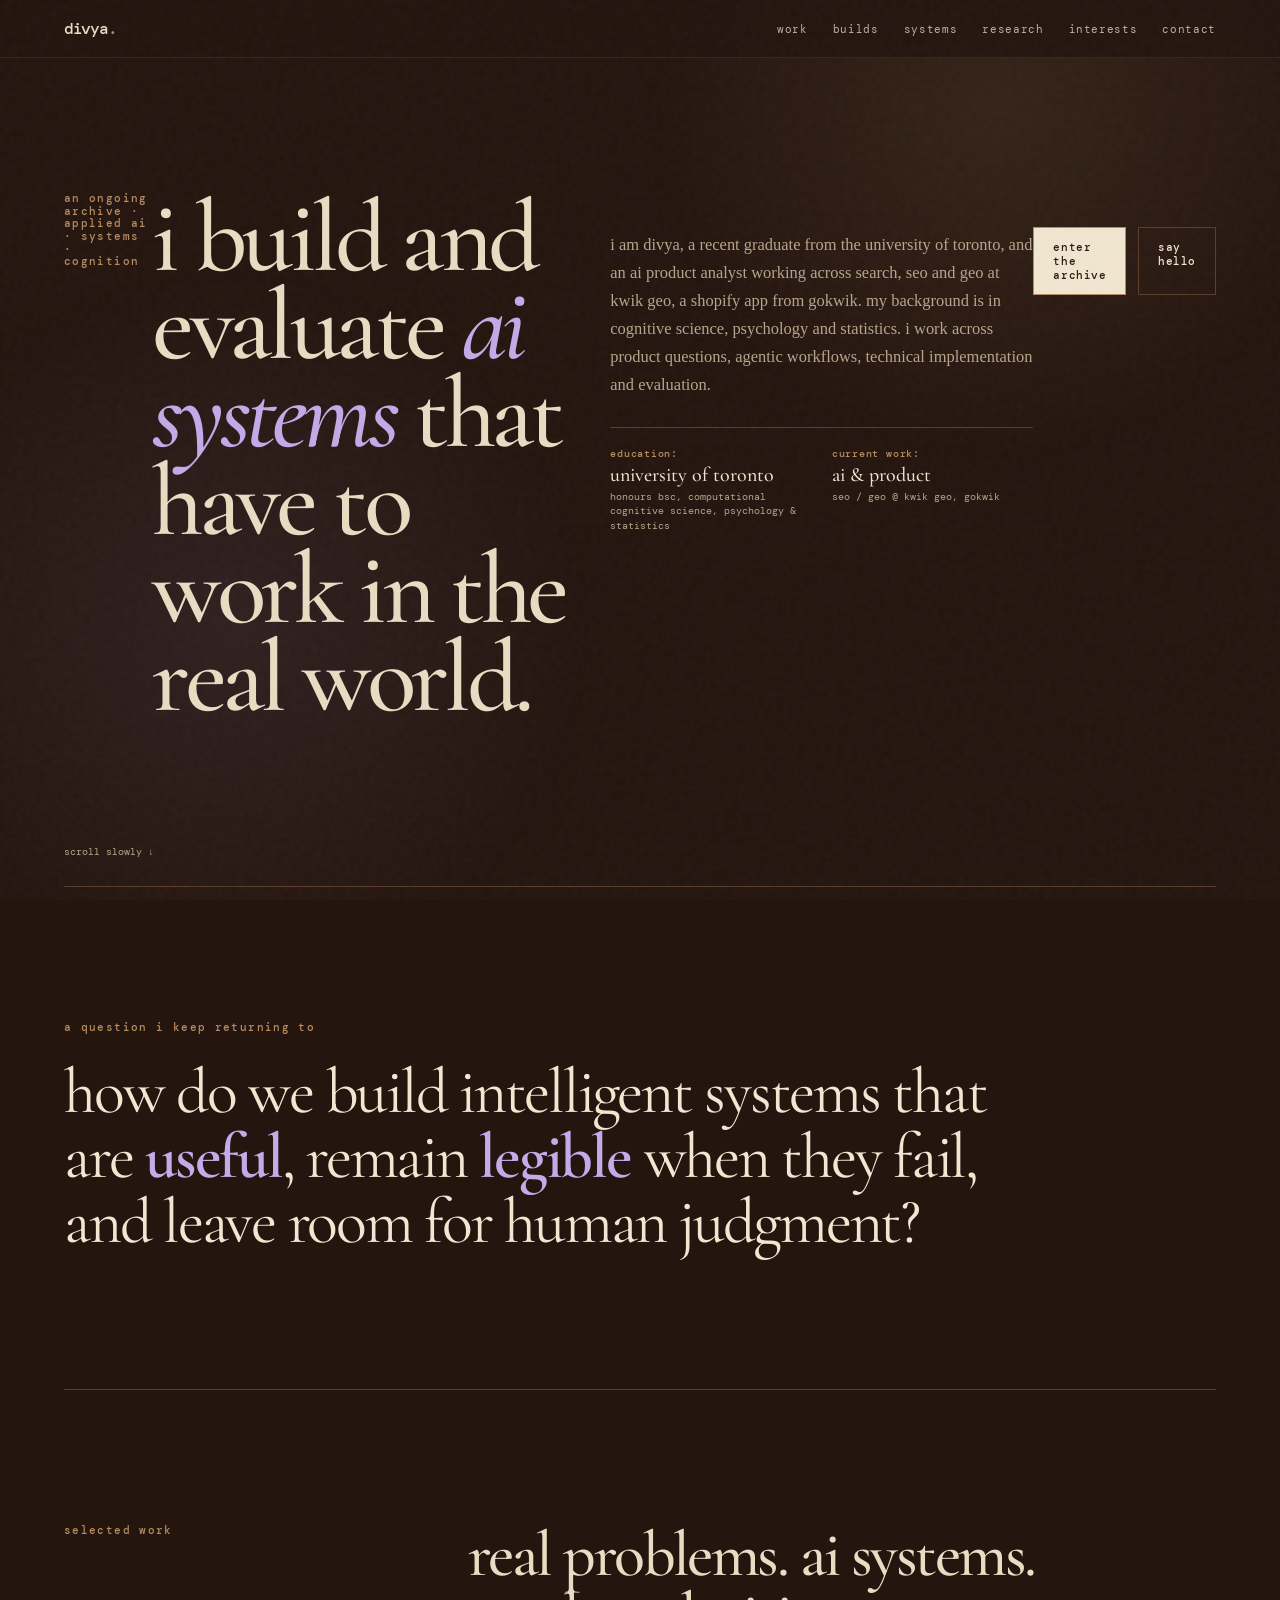
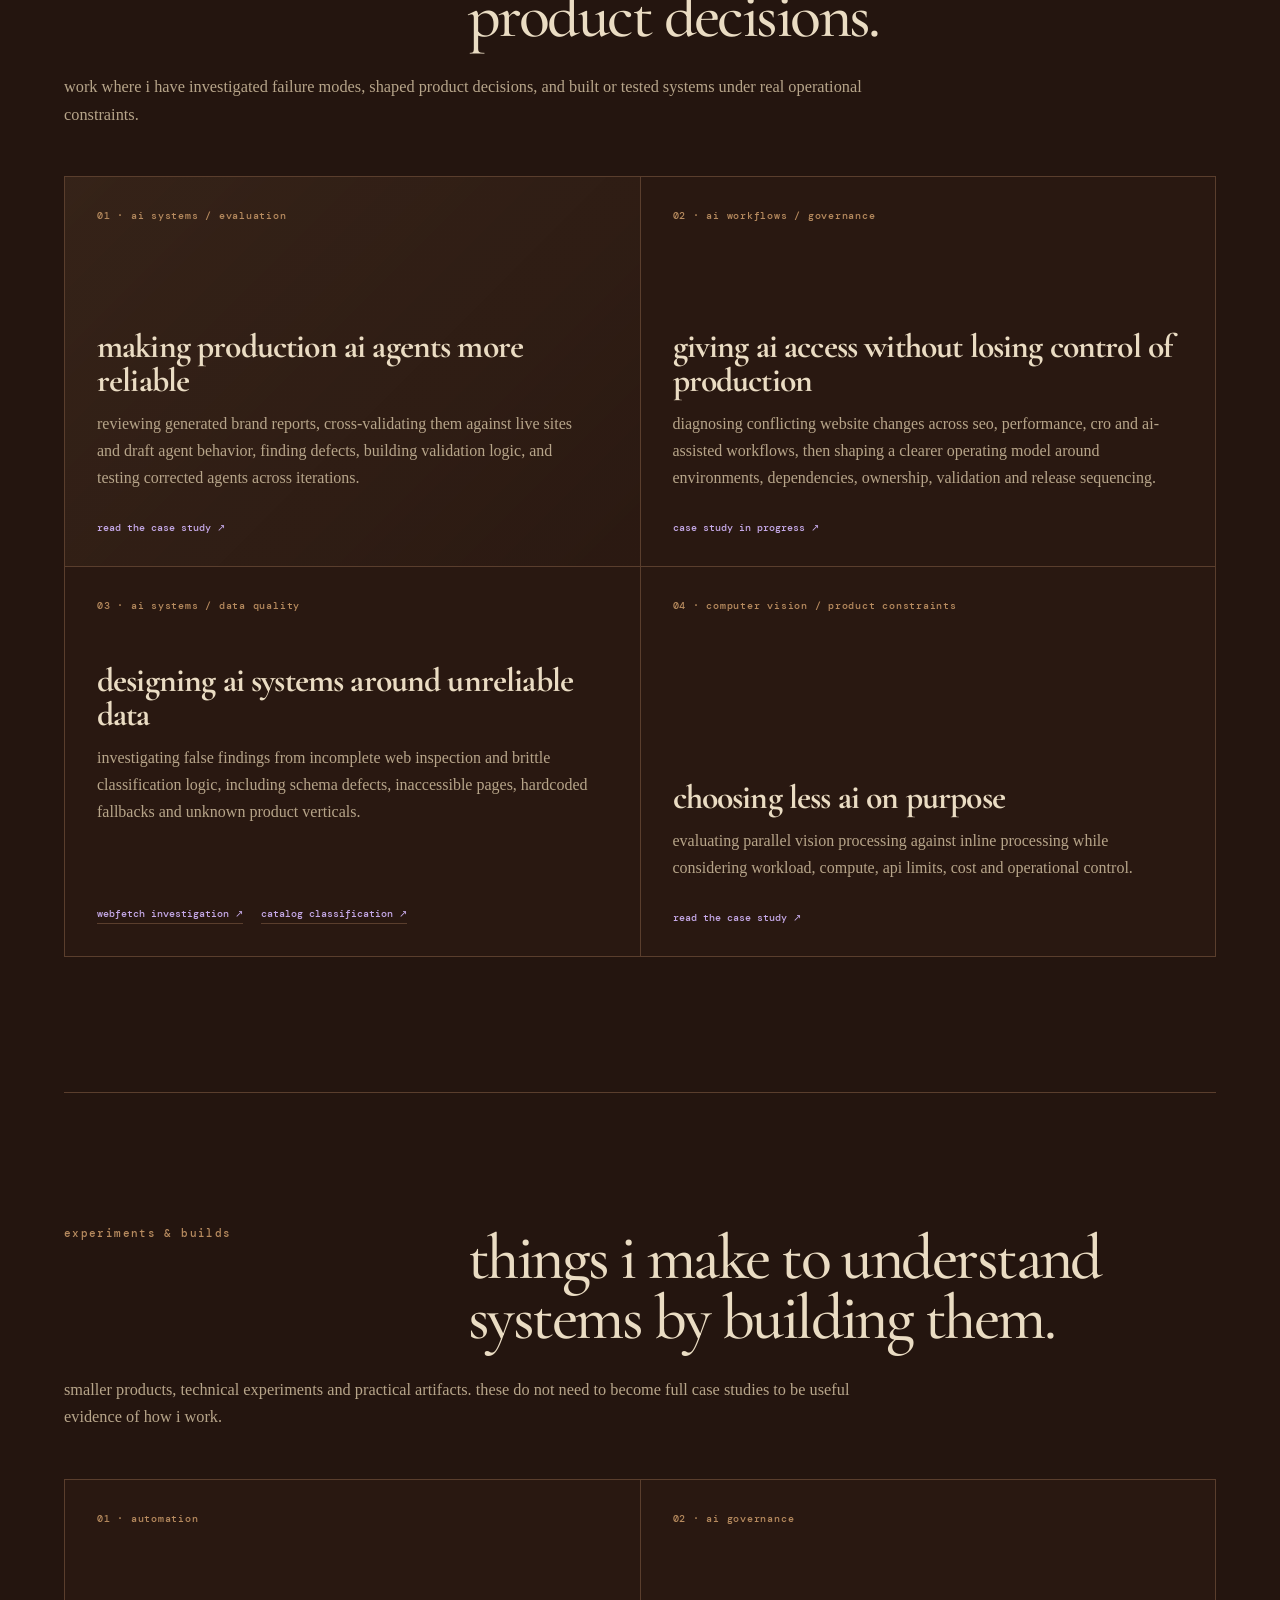
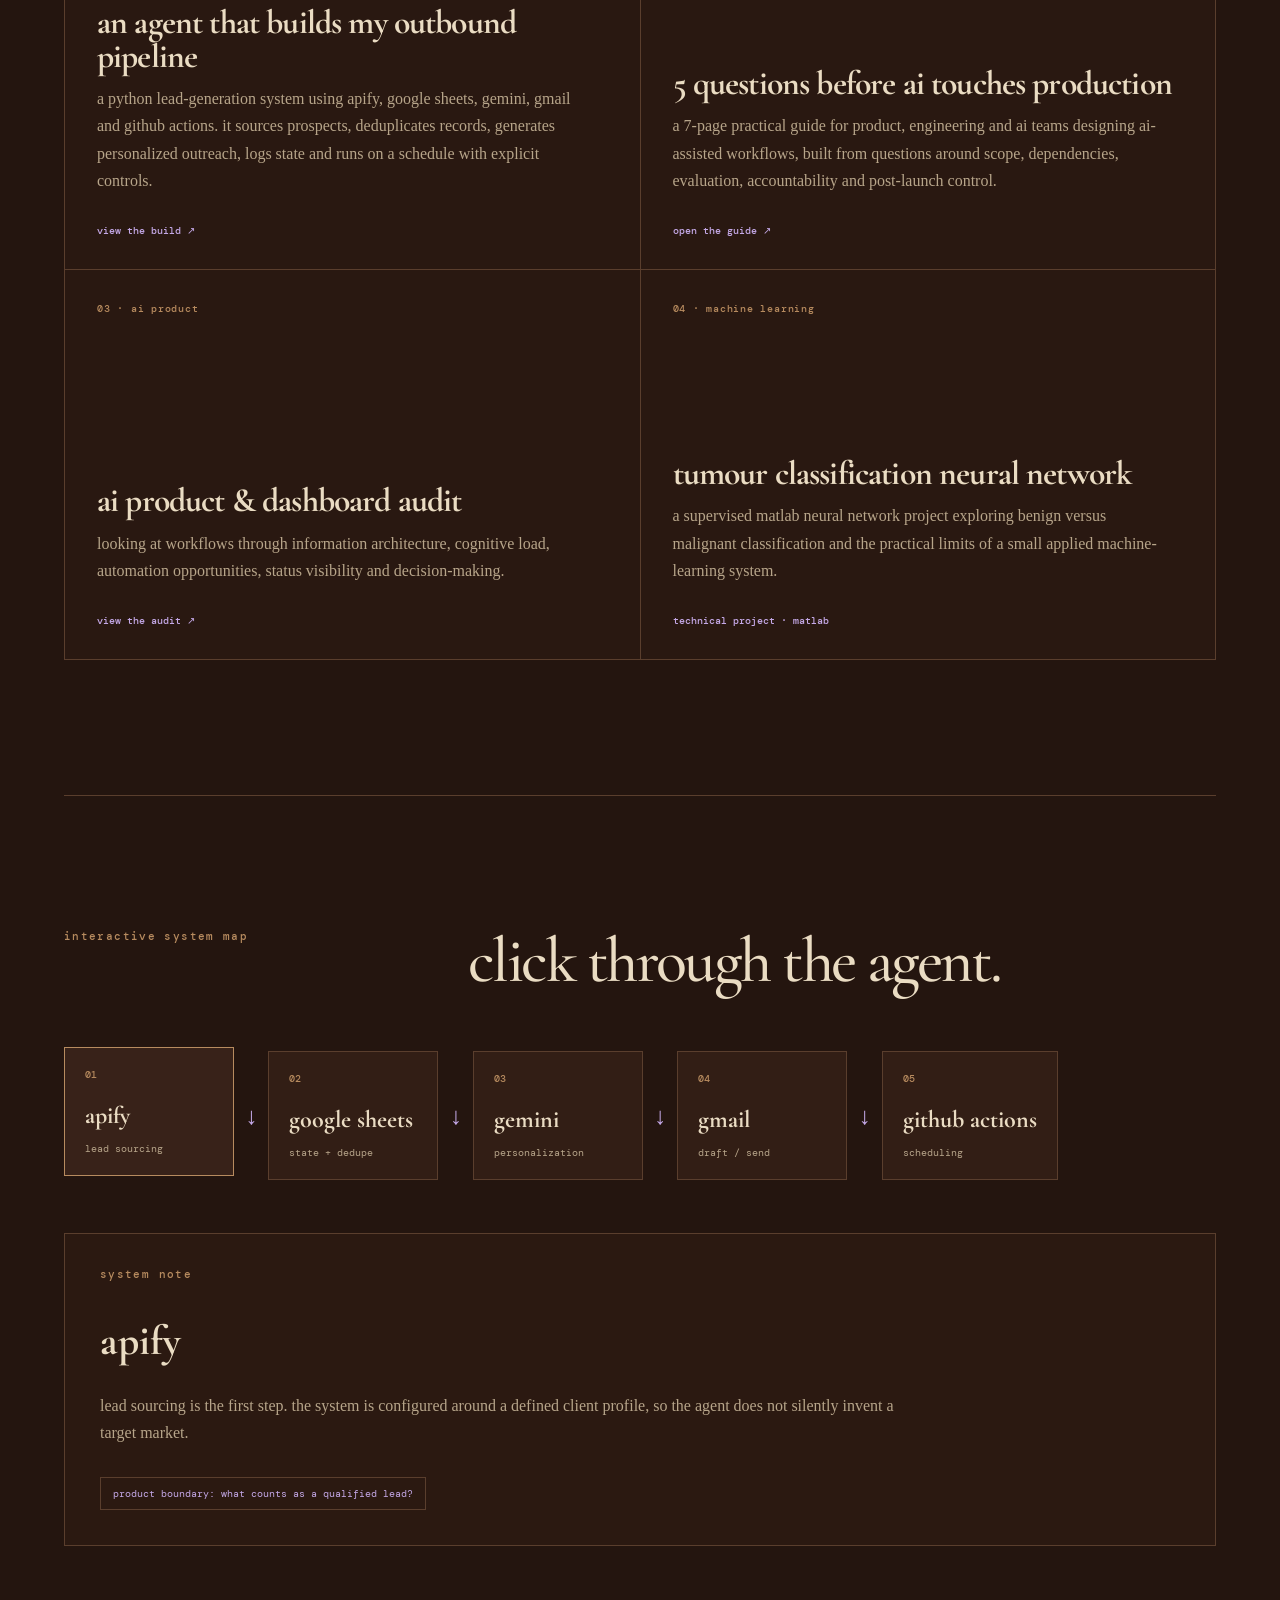
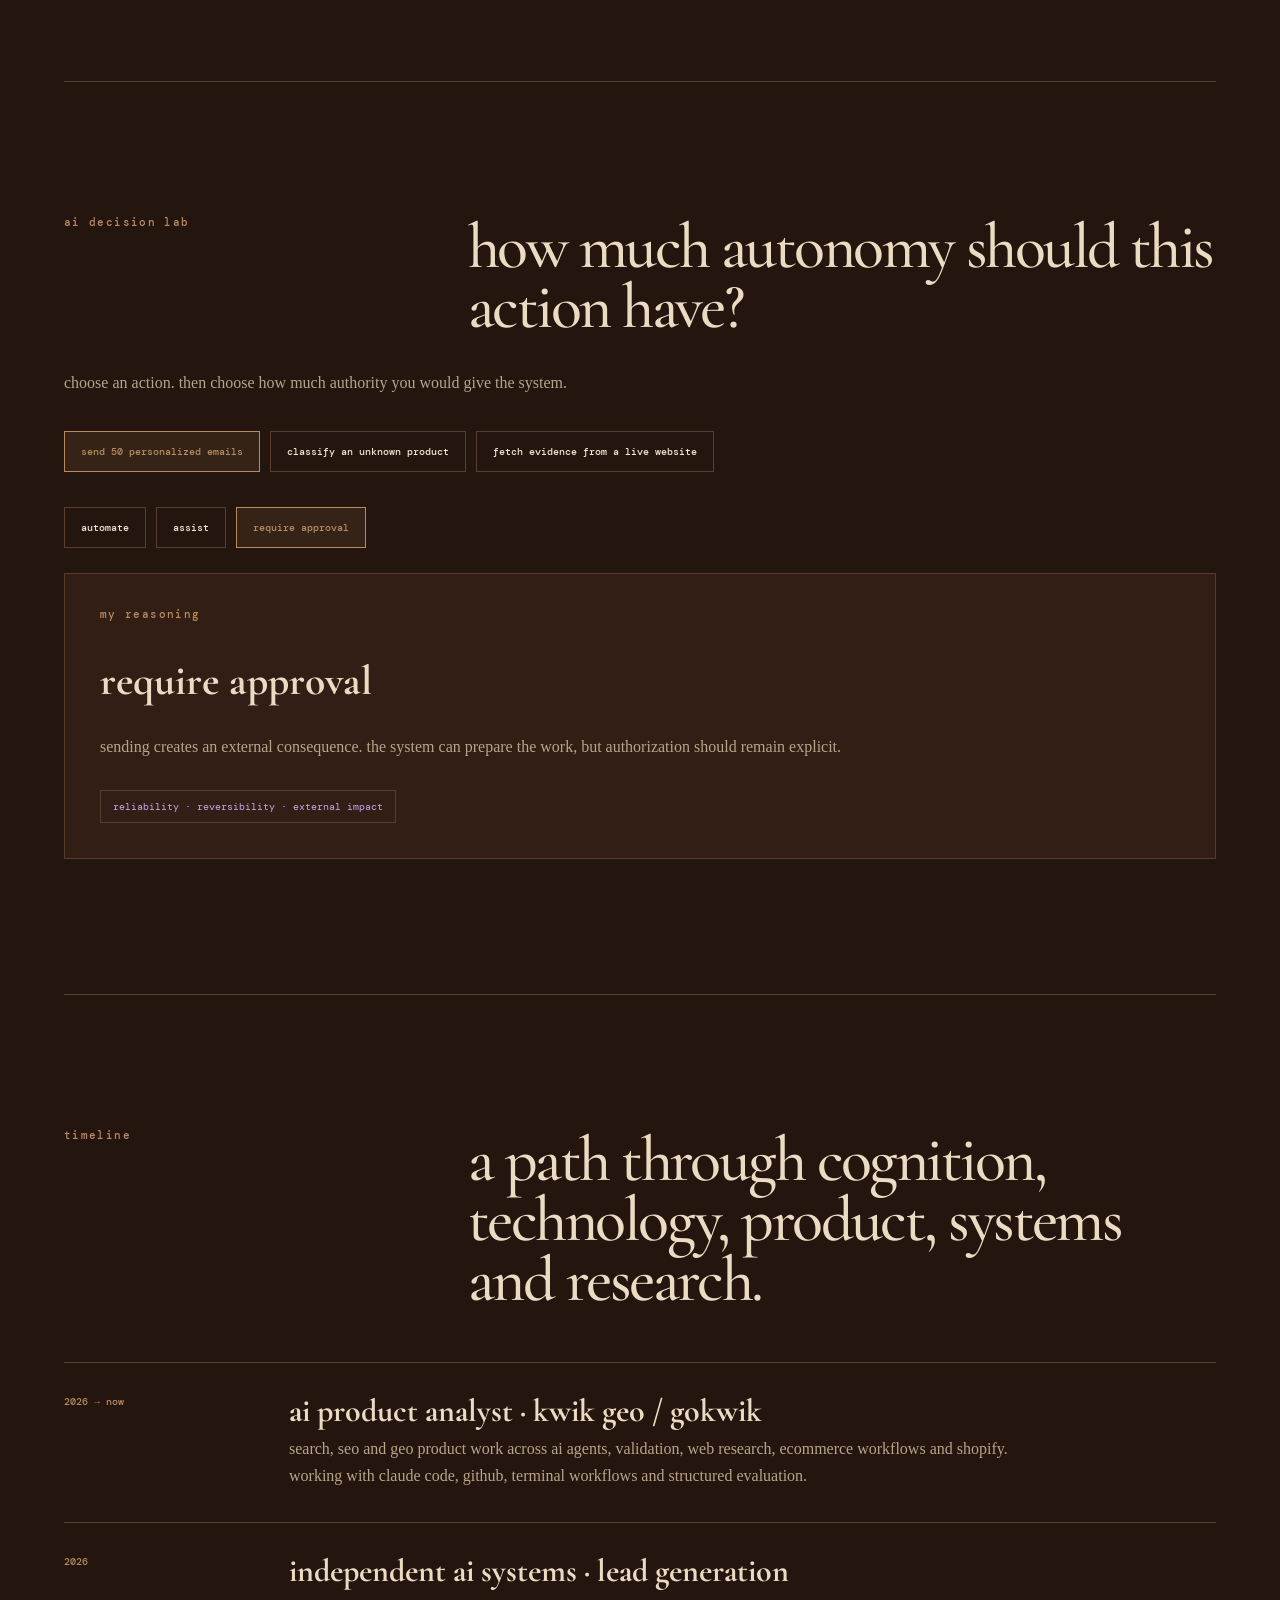
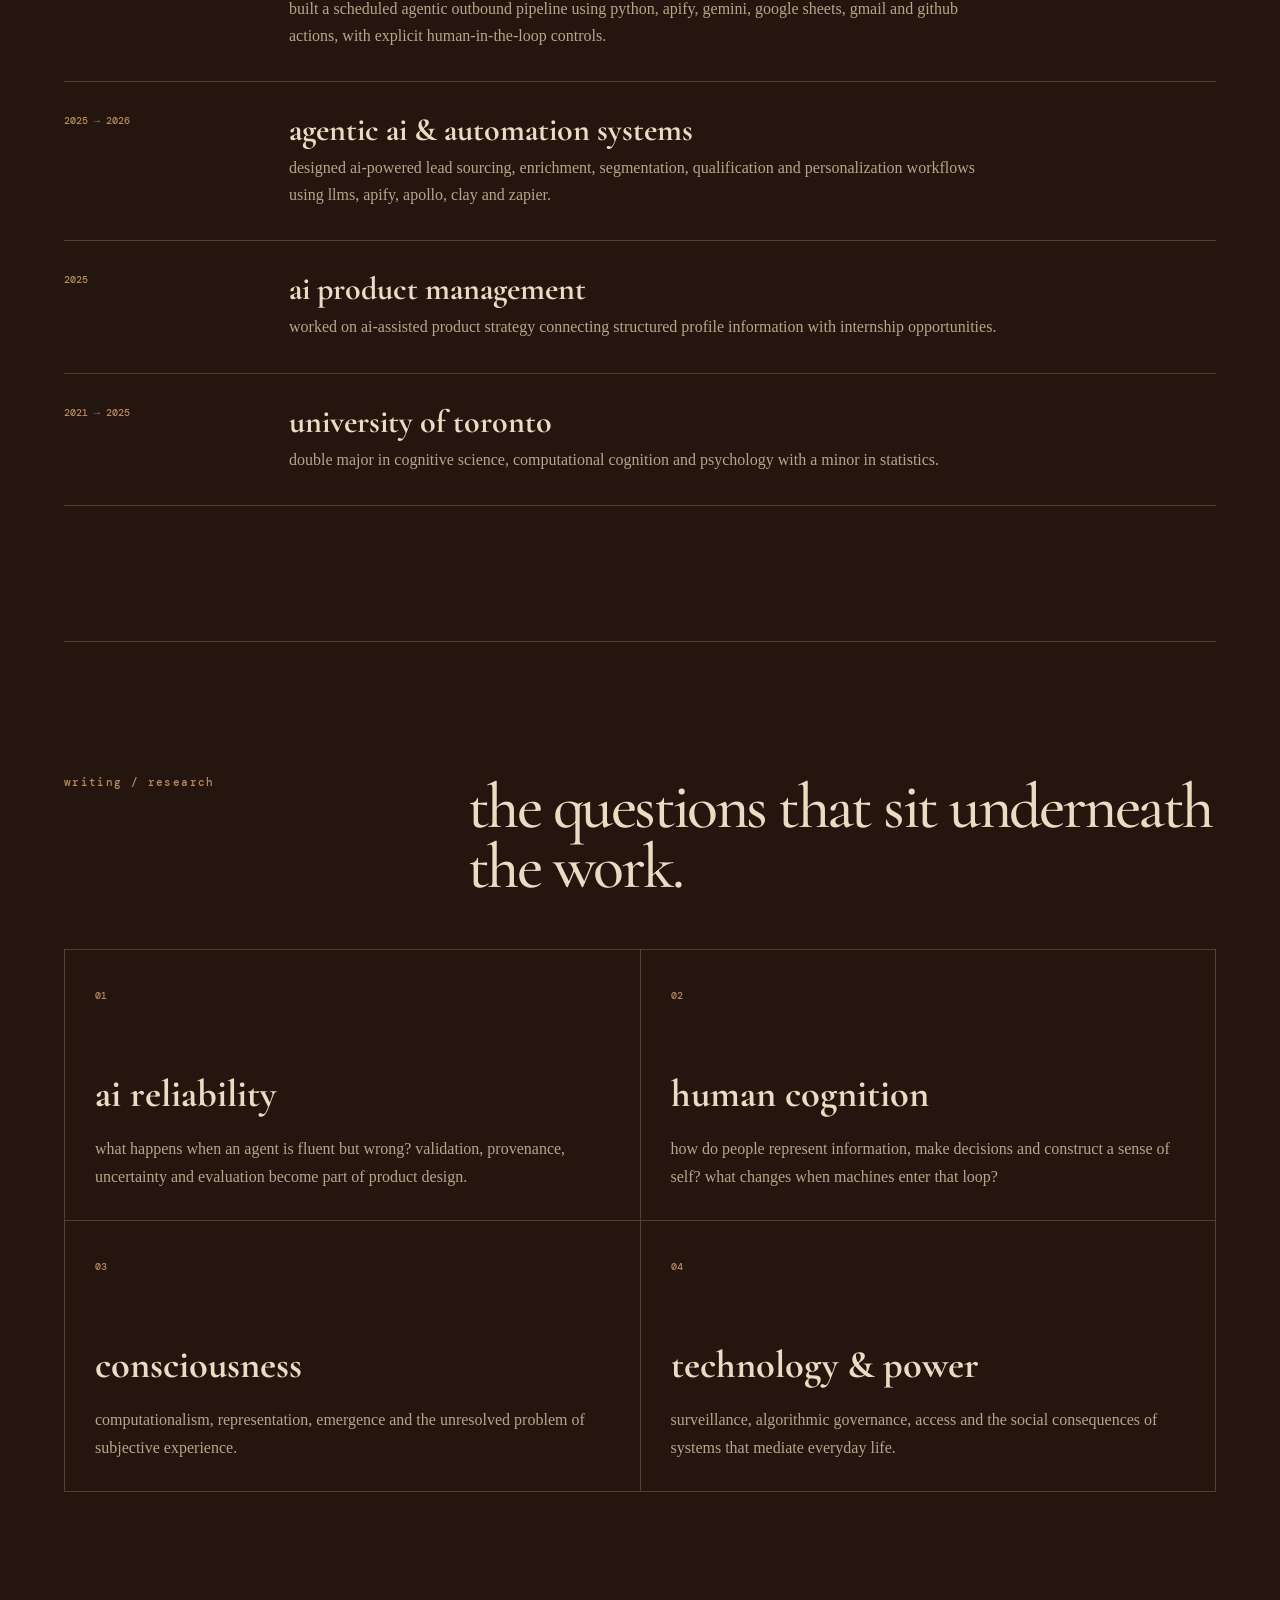
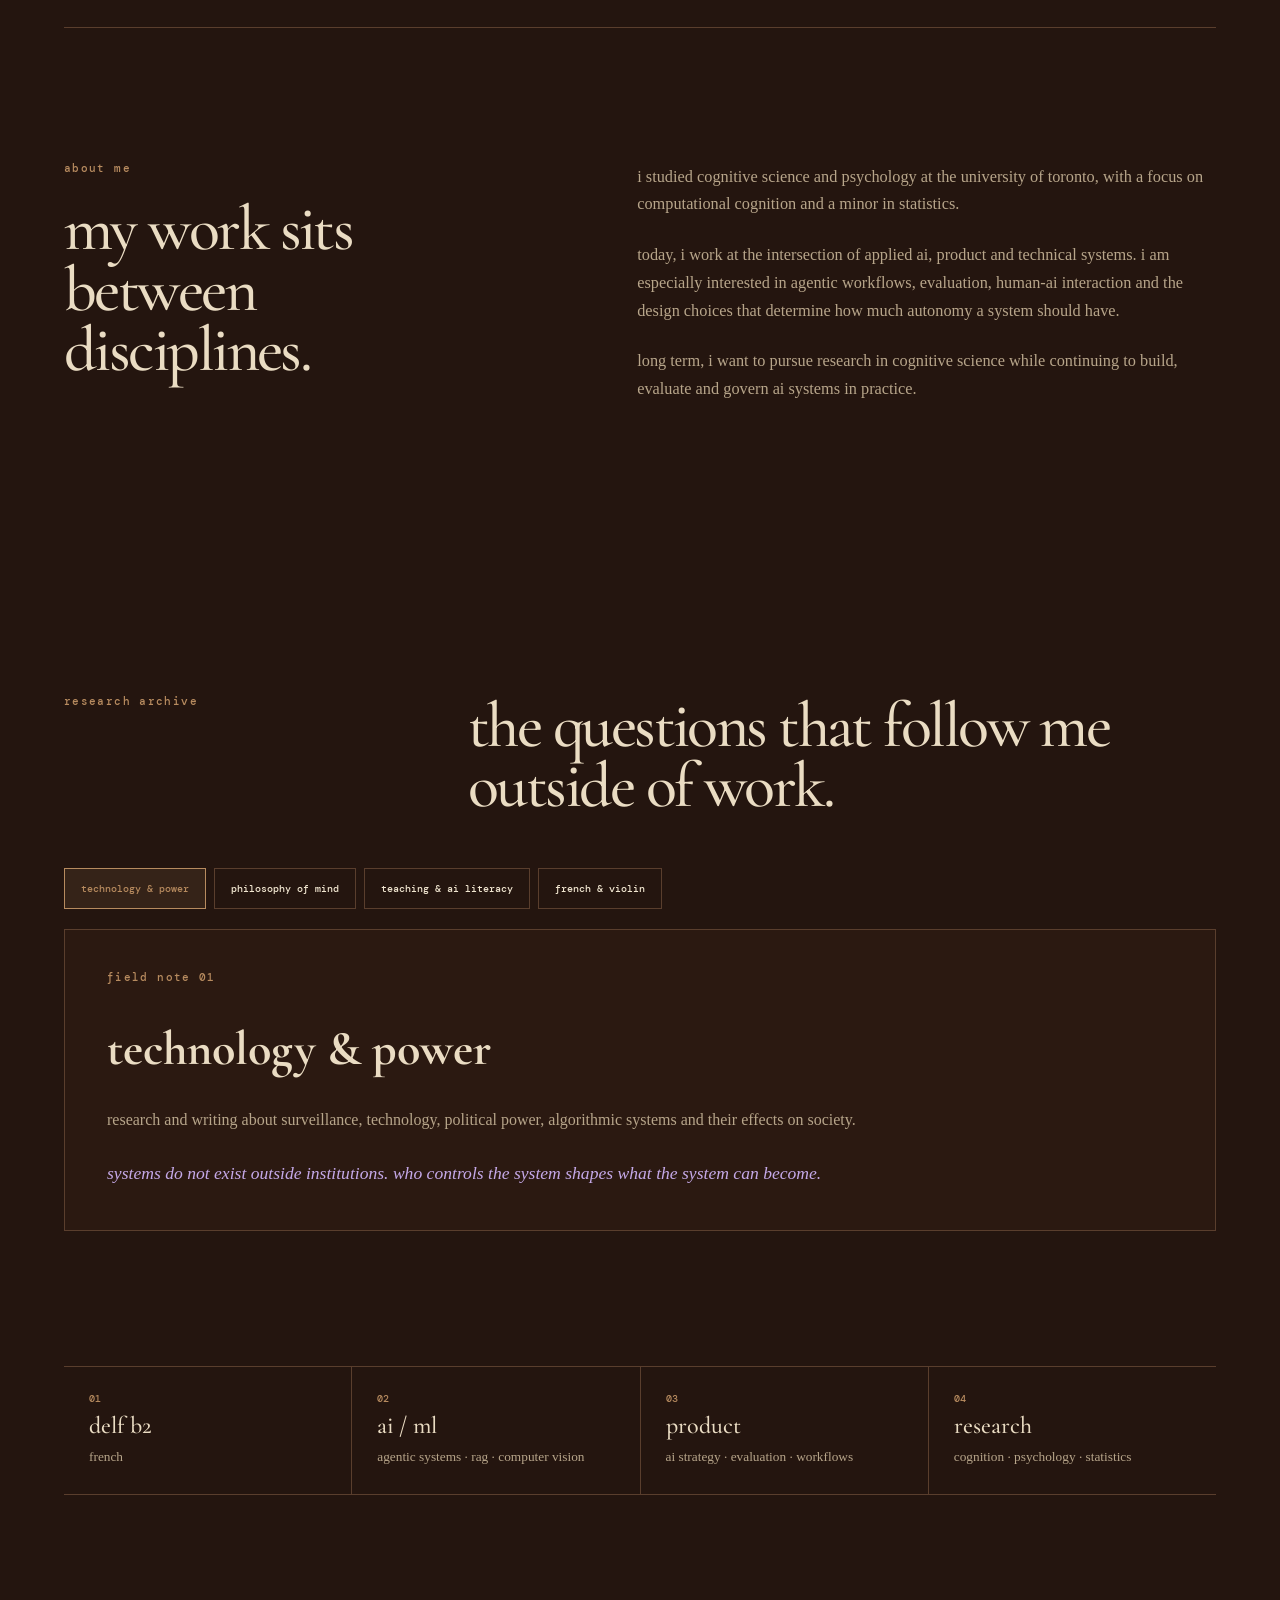
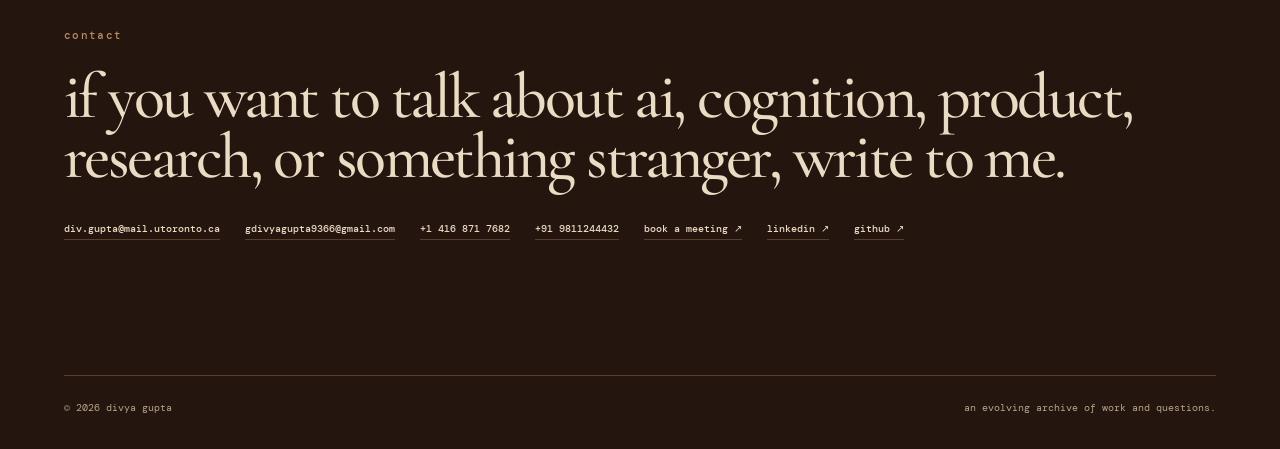
<file: index.html>
<!doctype html>
<html lang="en">
<head>
<meta charset="utf-8"><meta name="viewport" content="width=device-width,initial-scale=1">
<meta name="description" content="divya gupta | applied ai, agentic systems, product, cognitive science and research.">
<title>divya gupta | archive</title><link rel="stylesheet" href="css/style.css">
</head>
<body><div class="grain"></div>
<header class="site-header"><a class="wordmark" href="#top">divya<span>.</span></a><nav><a href="#work">work</a><a href="#builds">builds</a><a href="#systems">systems</a><a href="#thinking">research</a><a href="#interests">interests</a><a href="#contact">contact</a></nav></header>
<main id="top">
<section class="hero section"><p class="eyebrow">an ongoing archive · applied ai · systems · cognition</p><h1>i build and evaluate <em>ai systems</em> that have to work in the real world.</h1><div class="hero-copy"><p>i am divya, a recent graduate from the university of toronto, and an ai product analyst working across search, seo and geo at kwik geo, a shopify app from gokwik. my background is in cognitive science, psychology and statistics. i work across product questions, agentic workflows, technical implementation and evaluation.</p><div class="hero-meta"><div><span>education:</span><strong>university of toronto</strong><small>honours bsc, computational cognitive science, psychology &amp; statistics</small></div><div><span>current work:</span><strong>ai &amp; product</strong><small>seo / geo @ kwik geo, gokwik</small></div></div></div><div class="hero-actions"><a class="button primary" href="#work">enter the archive</a><a class="button secondary" href="#contact">say hello</a></div><p class="scroll-note">scroll slowly ↓</p></section>
<section class="manifesto section"><p class="eyebrow">a question i keep returning to</p><blockquote>how do we build intelligent systems that are <strong>useful</strong>, remain <strong>legible</strong> when they fail, and leave room for human judgment?</blockquote></section>
<section id="work" class="section"><div class="section-heading"><p class="eyebrow">selected work</p><h2>real problems. ai systems. product decisions.</h2></div><p class="section-lead">work where i have investigated failure modes, shaped product decisions, and built or tested systems under real operational constraints.</p><div class="project-grid">
<a class="project-card featured" href="projects/agent-reliability.html"><span class="project-number">01 · ai systems / evaluation</span><h3>making production ai agents more reliable</h3><p>reviewing generated brand reports, cross-validating them against live sites and draft agent behavior, finding defects, building validation logic, and testing corrected agents across iterations.</p><span class="card-link">read the case study ↗</span></a>
<article class="project-card"><span class="project-number">02 · ai workflows / governance</span><h3>giving ai access without losing control of production</h3><p>diagnosing conflicting website changes across seo, performance, cro and ai-assisted workflows, then shaping a clearer operating model around environments, dependencies, ownership, validation and release sequencing.</p><span class="card-link">case study in progress ↗</span></article>
<article class="project-card"><span class="project-number">03 · ai systems / data quality</span><h3>designing ai systems around unreliable data</h3><p>investigating false findings from incomplete web inspection and brittle classification logic, including schema defects, inaccessible pages, hardcoded fallbacks and unknown product verticals.</p><div class="card-links"><a href="projects/webfetch-defect.html">webfetch investigation ↗</a><a href="projects/catalog-classification.html">catalog classification ↗</a></div></article>
<a class="project-card" href="projects/shopify-vision.html"><span class="project-number">04 · computer vision / product constraints</span><h3>choosing less ai on purpose</h3><p>evaluating parallel vision processing against inline processing while considering workload, compute, api limits, cost and operational control.</p><span class="card-link">read the case study ↗</span></a>
</div></section>

<section id="builds" class="section builds-section"><div class="section-heading"><p class="eyebrow">experiments & builds</p><h2>things i make to understand systems by building them.</h2></div><p class="section-lead">smaller products, technical experiments and practical artifacts. these do not need to become full case studies to be useful evidence of how i work.</p><div class="project-grid">
<a class="project-card" href="projects/lead-gen-agent.html"><span class="project-number">01 · automation</span><h3>an agent that builds my outbound pipeline</h3><p>a python lead-generation system using apify, google sheets, gemini, gmail and github actions. it sources prospects, deduplicates records, generates personalized outreach, logs state and runs on a schedule with explicit controls.</p><span class="card-link">view the build ↗</span></a>
<a class="project-card" href="https://tally.so/r/81XYjz" target="_blank" rel="noopener"><span class="project-number">02 · ai governance</span><h3>5 questions before ai touches production</h3><p>a 7-page practical guide for product, engineering and ai teams designing ai-assisted workflows, built from questions around scope, dependencies, evaluation, accountability and post-launch control.</p><span class="card-link">open the guide ↗</span></a>
<a class="project-card" href="projects/dashboard-audit.html"><span class="project-number">03 · ai product</span><h3>ai product & dashboard audit</h3><p>looking at workflows through information architecture, cognitive load, automation opportunities, status visibility and decision-making.</p><span class="card-link">view the audit ↗</span></a>
<article class="project-card"><span class="project-number">04 · machine learning</span><h3>tumour classification neural network</h3><p>a supervised matlab neural network project exploring benign versus malignant classification and the practical limits of a small applied machine-learning system.</p><span class="card-link">technical project · matlab</span></article>
</div></section>
<section id="systems" class="section systems-section"><div class="section-heading"><p class="eyebrow">interactive system map</p><h2>click through the agent.</h2></div><div class="system-map"><div class="system-node active" data-node="apify"><span>01</span><strong>apify</strong><small>lead sourcing</small></div><div class="system-arrow">↓</div><div class="system-node" data-node="sheets"><span>02</span><strong>google sheets</strong><small>state + dedupe</small></div><div class="system-arrow">↓</div><div class="system-node" data-node="gemini"><span>03</span><strong>gemini</strong><small>personalization</small></div><div class="system-arrow">↓</div><div class="system-node" data-node="gmail"><span>04</span><strong>gmail</strong><small>draft / send</small></div><div class="system-arrow">↓</div><div class="system-node" data-node="actions"><span>05</span><strong>github actions</strong><small>scheduling</small></div></div><div class="system-inspector"><p class="eyebrow">system note</p><h3 id="system-title">apify</h3><p id="system-copy">lead sourcing is the first step. the system is configured around a defined client profile, so the agent does not silently invent a target market.</p><div id="system-question" class="inspector-question">product boundary: what counts as a qualified lead?</div></div></section>
<section id="decision-lab" class="section decision-section"><div class="section-heading"><p class="eyebrow">ai decision lab</p><h2>how much autonomy should this action have?</h2></div><p class="lab-intro">choose an action. then choose how much authority you would give the system.</p><div class="decision-actions"><button class="decision-action active" data-action="email">send 50 personalized emails</button><button class="decision-action" data-action="classify">classify an unknown product</button><button class="decision-action" data-action="research">fetch evidence from a live website</button></div><div class="authority-scale"><button data-level="automate">automate</button><button data-level="assist">assist</button><button data-level="approve">require approval</button></div><div class="decision-output"><p class="eyebrow">my reasoning</p><h3 id="decision-title">require approval</h3><p id="decision-copy">sending creates an external consequence. the system can prepare the work, but authorization should remain explicit.</p><div id="decision-tradeoff" class="tradeoff">reliability · reversibility · external impact</div></div></section>
<section id="timeline" class="section timeline-section"><div class="section-heading"><p class="eyebrow">timeline</p><h2>a path through cognition, technology, product, systems and research.</h2></div><div class="timeline"><article><time>2026 → now</time><div><h3>ai product analyst · kwik geo / gokwik</h3><p>search, seo and geo product work across ai agents, validation, web research, ecommerce workflows and shopify. working with claude code, github, terminal workflows and structured evaluation.</p></div></article><article><time>2026</time><div><h3>independent ai systems · lead generation</h3><p>built a scheduled agentic outbound pipeline using python, apify, gemini, google sheets, gmail and github actions, with explicit human-in-the-loop controls.</p></div></article><article><time>2025 → 2026</time><div><h3>agentic ai & automation systems</h3><p>designed ai-powered lead sourcing, enrichment, segmentation, qualification and personalization workflows using llms, apify, apollo, clay and zapier.</p></div></article><article><time>2025</time><div><h3>ai product management</h3><p>worked on ai-assisted product strategy connecting structured profile information with internship opportunities.</p></div></article><article><time>2021 → 2025</time><div><h3>university of toronto</h3><p>double major in cognitive science, computational cognition and psychology with a minor in statistics.</p></div></article></div></section>
<section id="thinking" class="section thinking-section"><div class="section-heading"><p class="eyebrow">writing / research</p><h2>the questions that sit underneath the work.</h2></div><div class="thought-grid"><div><span>01</span><h3>ai reliability</h3><p>what happens when an agent is fluent but wrong? validation, provenance, uncertainty and evaluation become part of product design.</p></div><div><span>02</span><h3>human cognition</h3><p>how do people represent information, make decisions and construct a sense of self? what changes when machines enter that loop?</p></div><div><span>03</span><h3>consciousness</h3><p>computationalism, representation, emergence and the unresolved problem of subjective experience.</p></div><div><span>04</span><h3>technology & power</h3><p>surveillance, algorithmic governance, access and the social consequences of systems that mediate everyday life.</p></div></div></section>
<section id="about" class="section about-section"><div><p class="eyebrow">about me</p><h2>my work sits between disciplines.</h2></div><div class="body-copy"><p>i studied cognitive science and psychology at the university of toronto, with a focus on computational cognition and a minor in statistics.</p><p>today, i work at the intersection of applied ai, product and technical systems. i am especially interested in agentic workflows, evaluation, human-ai interaction and the design choices that determine how much autonomy a system should have.</p><p>long term, i want to pursue research in cognitive science while continuing to build, evaluate and govern ai systems in practice.</p></div></section>
<section id="interests" class="section interests-section"><div class="section-heading"><p class="eyebrow">research archive</p><h2>the questions that follow me outside of work.</h2></div><div class="archive-tabs"><button class="archive-tab active" data-topic="power">technology & power</button><button class="archive-tab" data-topic="mind">philosophy of mind</button><button class="archive-tab" data-topic="literacy">teaching & ai literacy</button><button class="archive-tab" data-topic="language">french & violin</button></div><div class="archive-note"><p class="eyebrow" id="archive-label">field note 01</p><h3 id="archive-title">technology & power</h3><p id="archive-copy">research and writing about surveillance, technology, political power, algorithmic systems and their effects on society.</p><span id="archive-fragment">systems do not exist outside institutions. who controls the system shapes what the system can become.</span></div></section>
<section class="section credentials"><div class="credential"><span>01</span><strong>delf b2</strong><small>french</small></div><div class="credential"><span>02</span><strong>ai / ml</strong><small>agentic systems · rag · computer vision</small></div><div class="credential"><span>03</span><strong>product</strong><small>ai strategy · evaluation · workflows</small></div><div class="credential"><span>04</span><strong>research</strong><small>cognition · psychology · statistics</small></div></section>
<section id="contact" class="section contact"><p class="eyebrow">contact</p><h2>if you want to talk about ai, cognition, product, research, or something stranger, write to me.</h2><div class="contact-links"><a href="mailto:div.gupta@mail.utoronto.ca">div.gupta@mail.utoronto.ca</a><a href="mailto:gdivyagupta9366@gmail.com">gdivyagupta9366@gmail.com</a><a href="tel:+14168717682">+1 416 871 7682</a><a href="tel:+919811244432">+91 9811244432</a><a href="https://calendar.app.google/YjnXyMBLGaUSEt1M9" target="_blank">book a meeting ↗</a><a href="https://www.linkedin.com/in/dgdivyagupta/" target="_blank">linkedin ↗</a><a href="https://github.com/gdivyagupta/" target="_blank">github ↗</a></div></section>
</main><footer class="site-footer"><span>© <span id="year"></span> divya gupta</span><span>an evolving archive of work and questions.</span></footer><script src="js/main.js"></script></body></html>
</file>
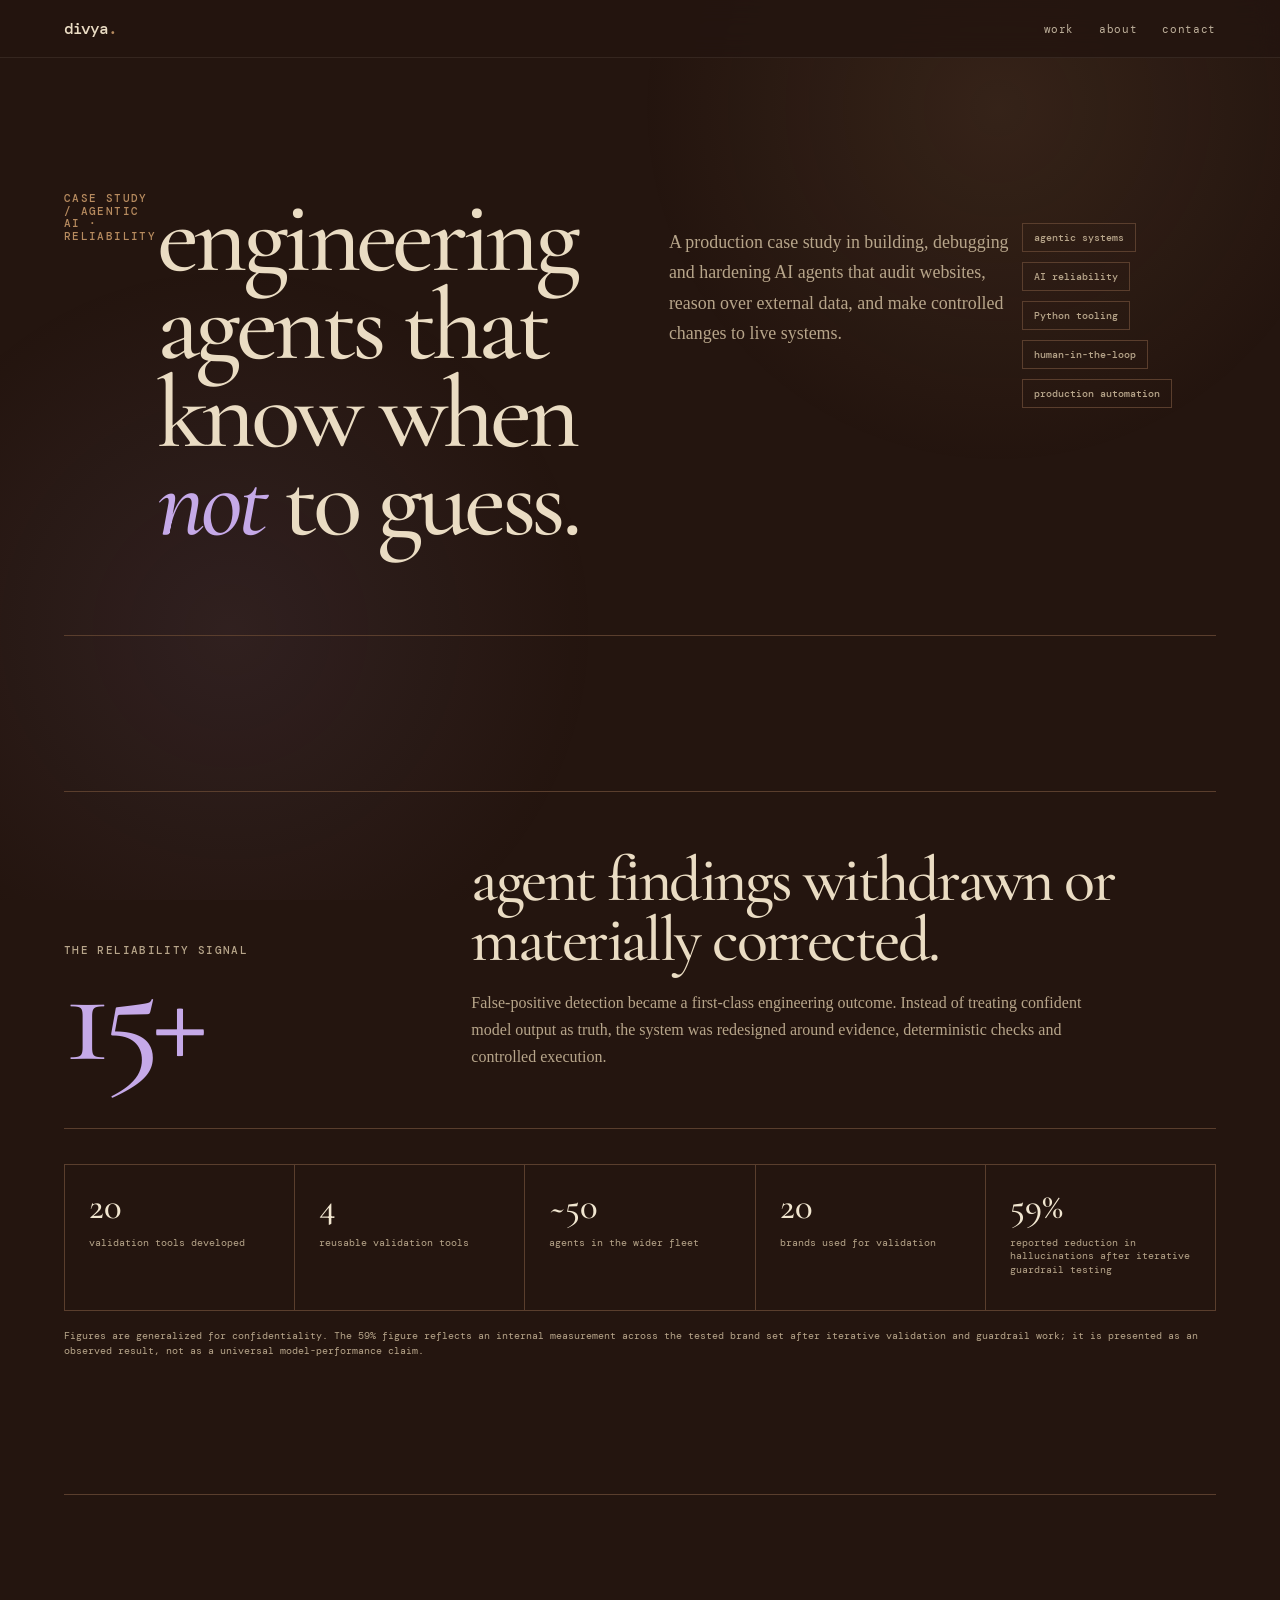
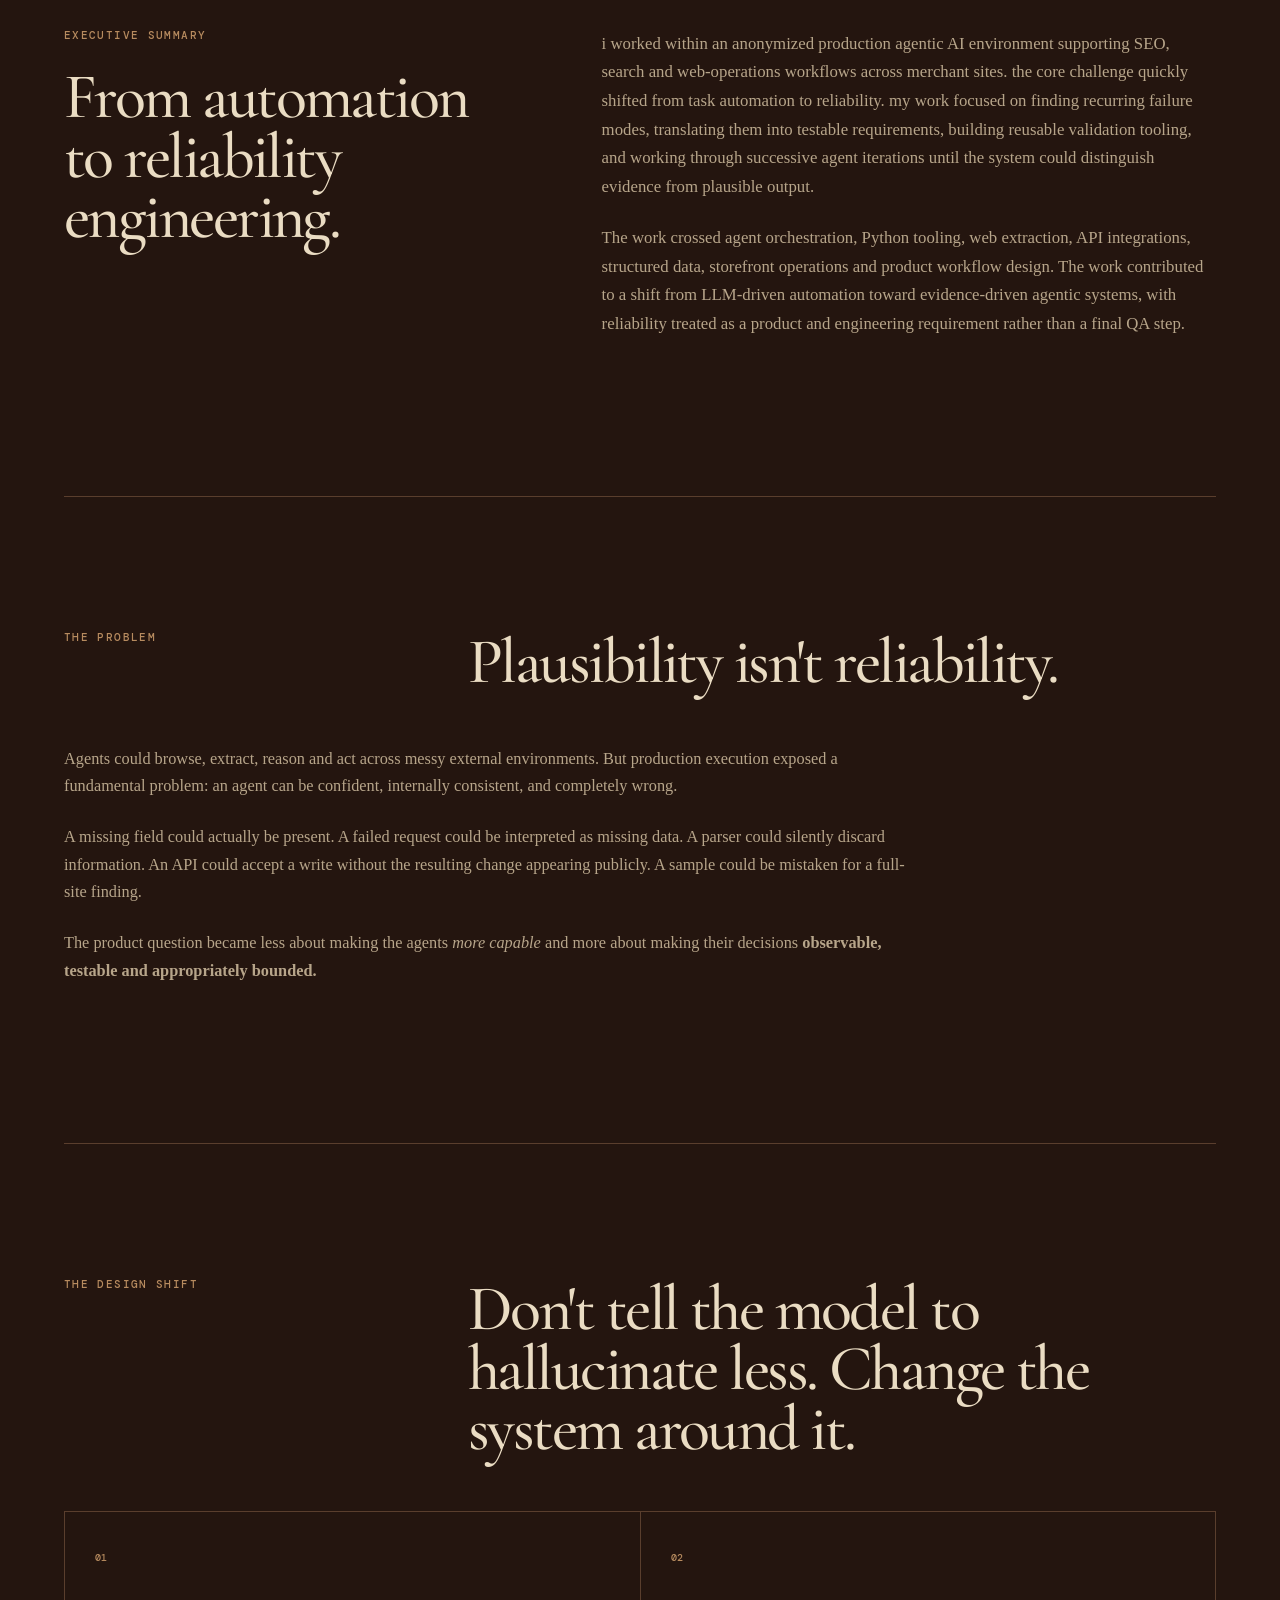
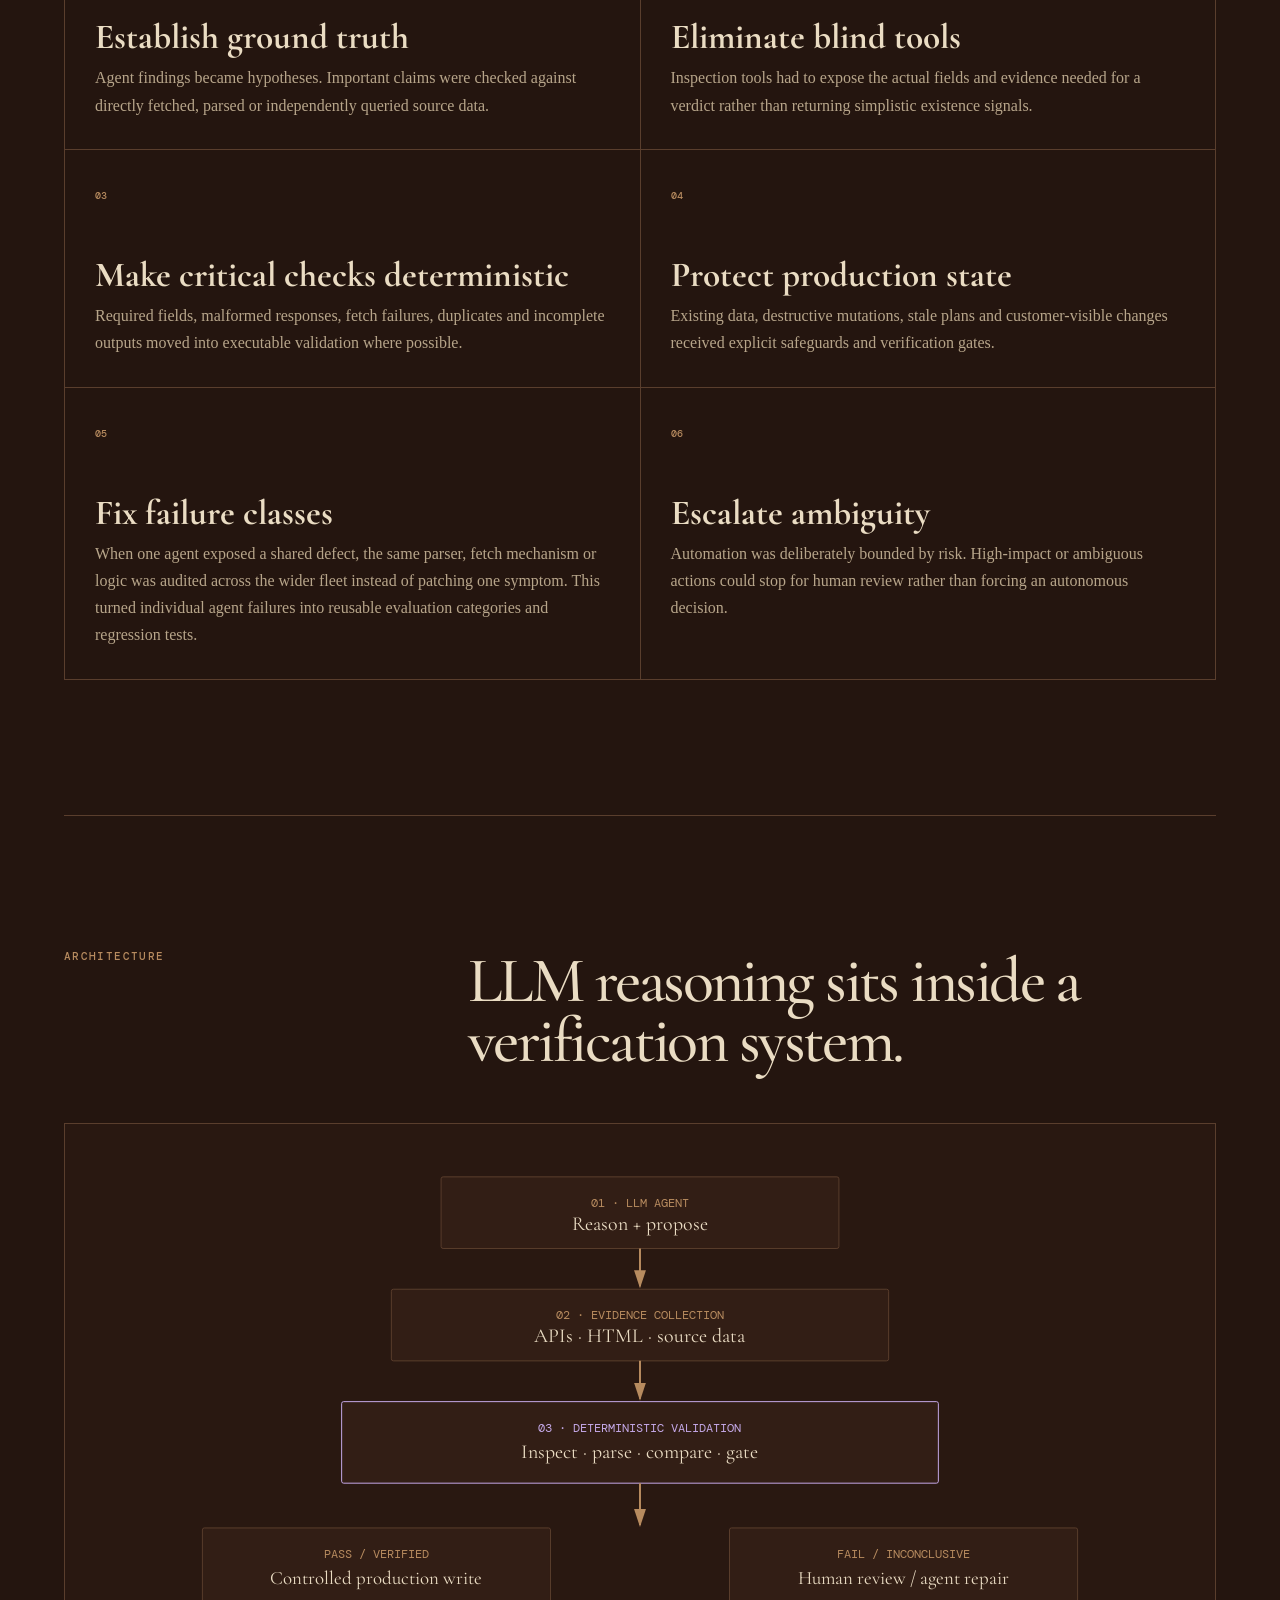
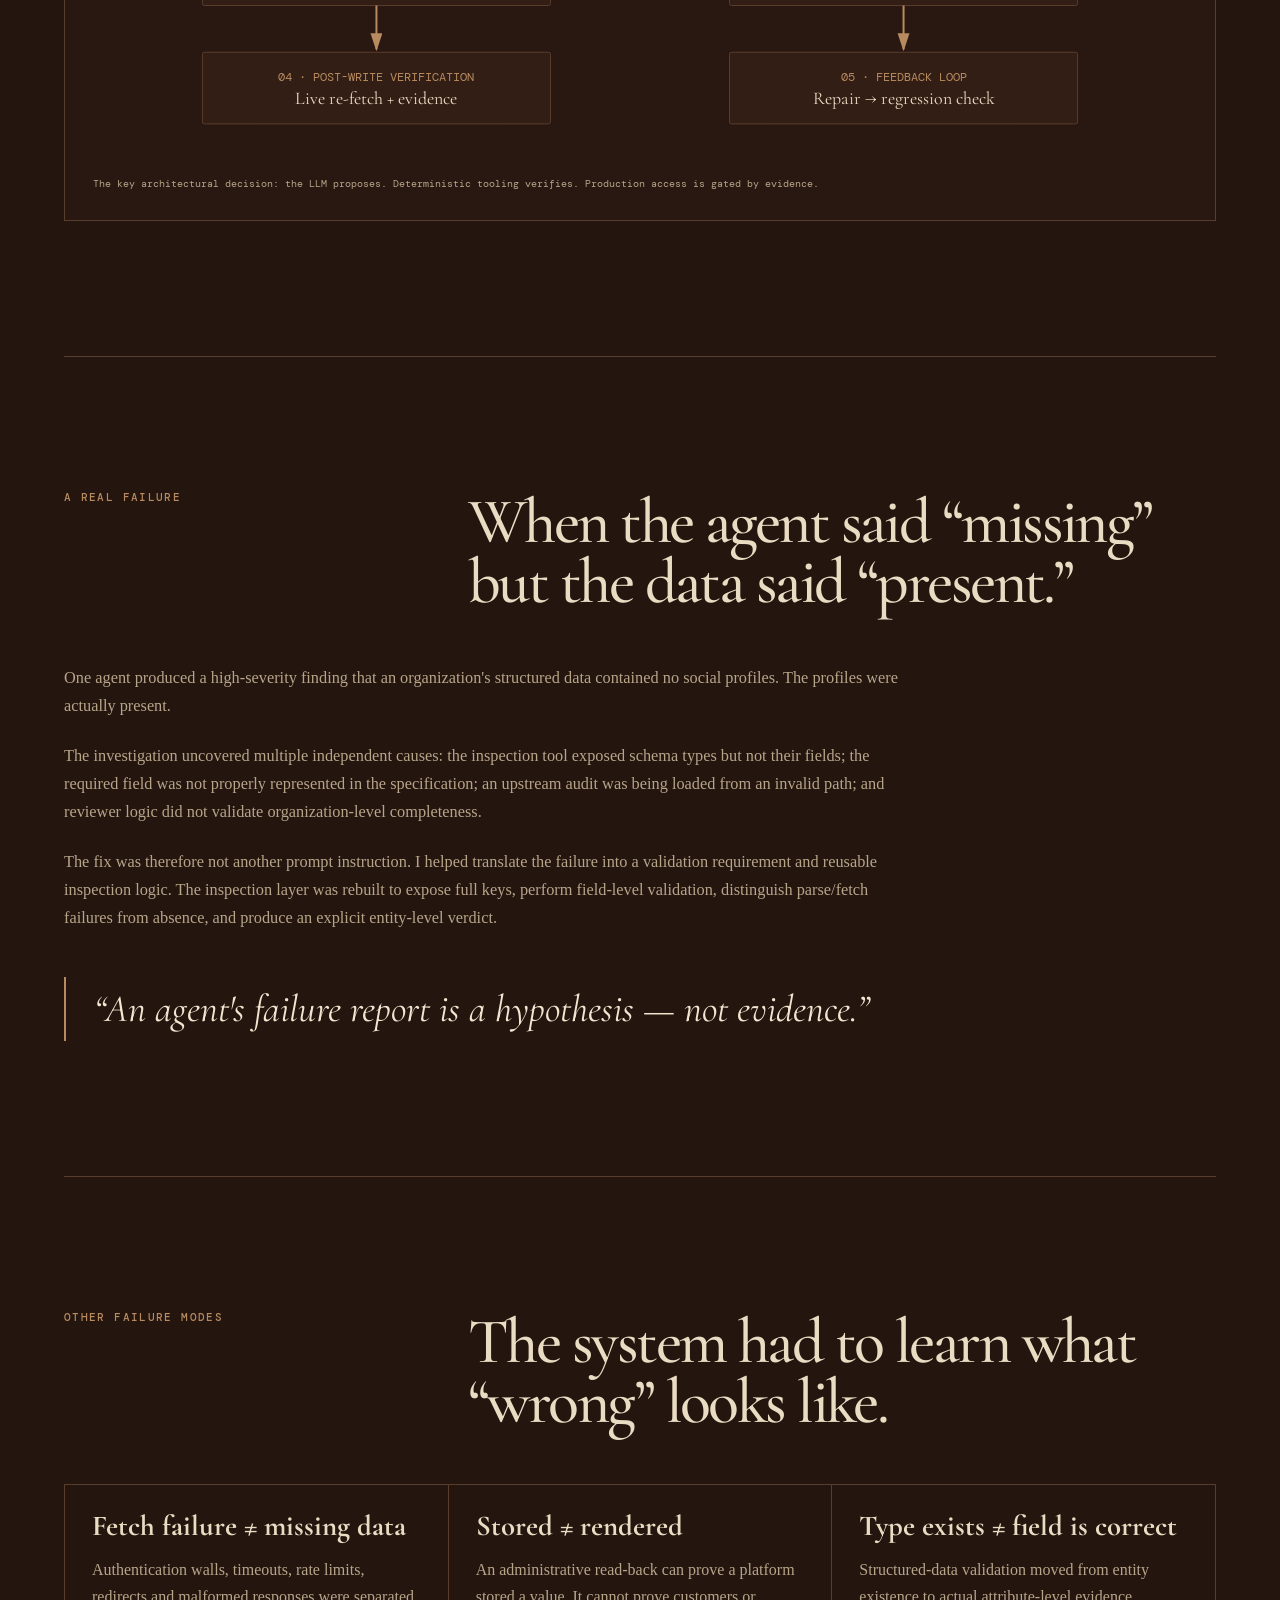
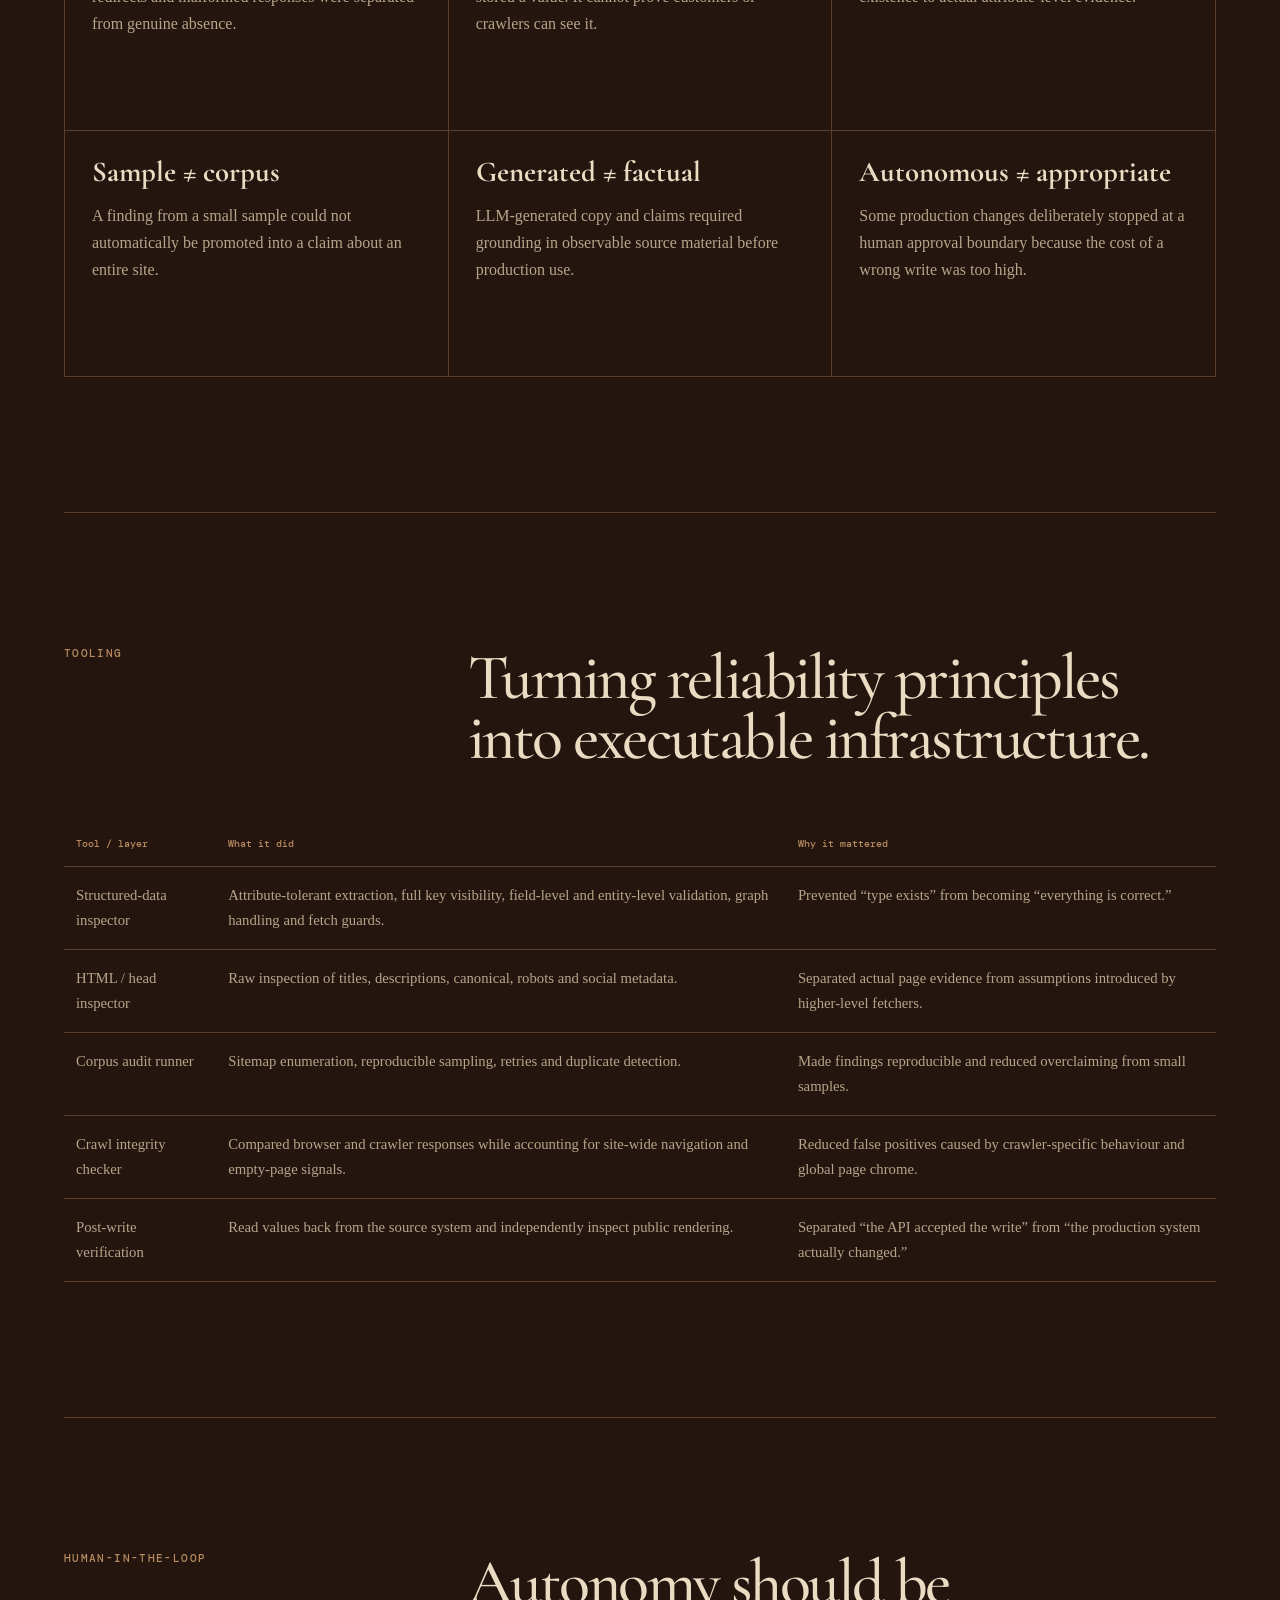
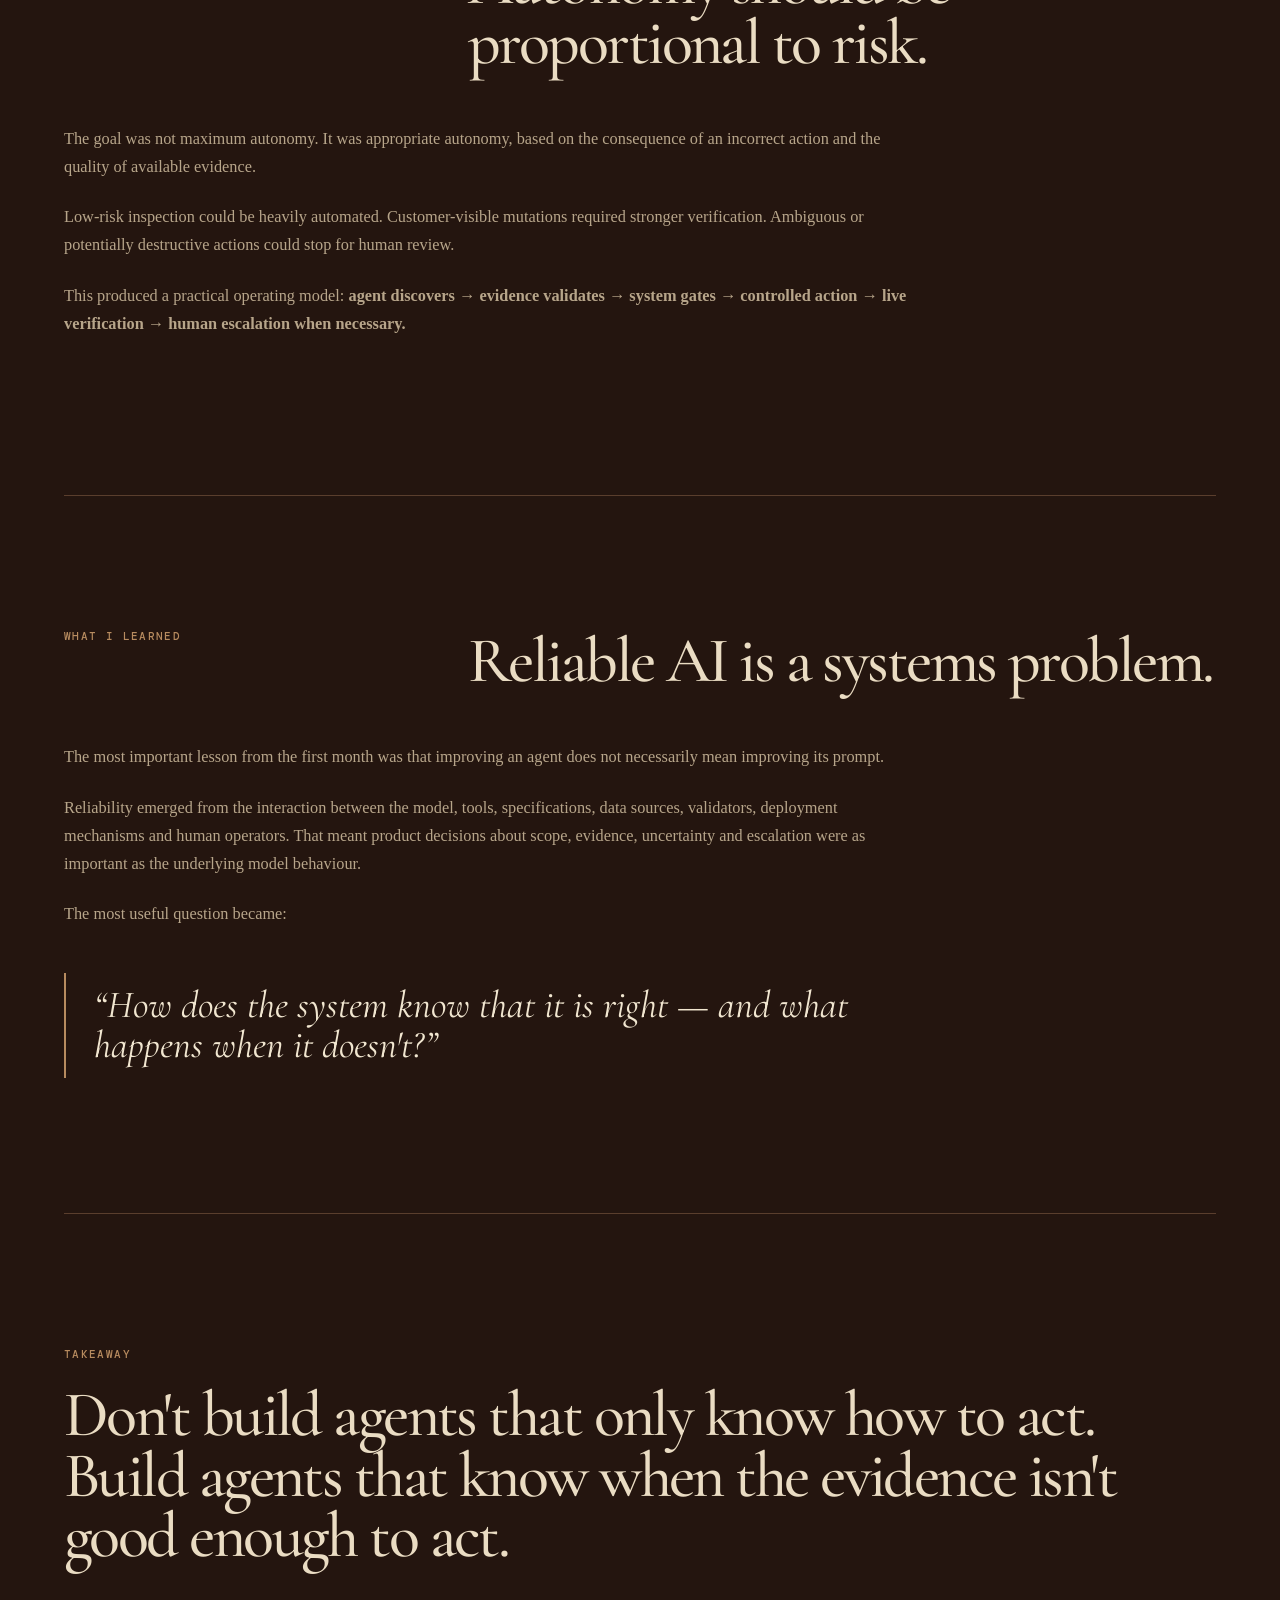
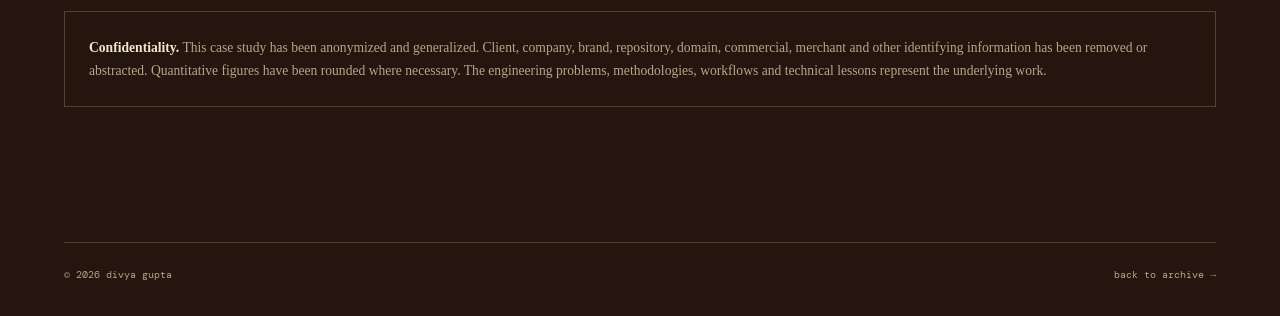
<file: projects/agent-reliability.html>
<!doctype html>
<html lang="en">
<head>
<meta charset="utf-8"><meta name="viewport" content="width=device-width, initial-scale=1">
<meta name="description" content="A case study in building reliable agentic AI systems through evidence, deterministic validation, controlled execution and human oversight.">
<title>Engineering Reliable Agentic AI Systems — Divya Gupta</title>
<link rel="stylesheet" href="../css/style.css">
<style>
.case-hero{min-height:auto;padding-bottom:90px}.case-hero h1{max-width:900px}.case-kicker{max-width:720px;margin-top:34px;color:var(--muted);font-size:1.12rem}.case-meta{display:flex;flex-wrap:wrap;gap:10px;margin-top:30px}.tag{border:1px solid var(--line);padding:7px 11px;font:500 .6rem 'DM Mono',monospace;color:var(--muted)}.value-callout{border-top:1px solid var(--line);border-bottom:1px solid var(--line);padding:58px 0;margin-top:20px;display:grid;grid-template-columns:1fr 2fr;gap:35px;align-items:end}.value-callout .big-number{font:500 clamp(5rem,11vw,10rem)/.8 'Cormorant Garamond',serif;color:var(--accent2);letter-spacing:-.06em}.value-callout h2{font-size:clamp(2.5rem,5vw,4.7rem)}.value-callout p{color:var(--muted);max-width:650px;margin:18px 0 0}.metric-grid{display:grid;grid-template-columns:repeat(5,1fr);gap:1px;background:var(--line);border:1px solid var(--line);margin-top:35px}.metric{padding:24px;background:var(--bg);min-height:145px}.metric strong{display:block;font:500 2.3rem/1 'Cormorant Garamond',serif;color:var(--cream)}.metric span{display:block;margin-top:10px;color:var(--muted);font:.6rem/1.4 'DM Mono',monospace}.section-rule{border-top:1px solid var(--line)}.split-section{display:grid;grid-template-columns:1fr 1.5fr;gap:10vw}.split-section .body-copy{font-size:1.05rem}.principles{display:grid;grid-template-columns:repeat(2,1fr);gap:1px;background:var(--line);border:1px solid var(--line);margin-top:45px}.principle{background:var(--bg);padding:30px;min-height:230px}.principle .num{font:500 .62rem 'DM Mono',monospace;color:var(--accent)}.principle h3{font-size:2.2rem;margin:50px 0 10px;line-height:1}.principle p{margin:0;color:var(--muted)}.architecture-wrap{margin-top:45px;border:1px solid var(--line);background:rgba(50,30,21,.45);padding:28px;overflow:hidden}.architecture{width:100%;height:auto;display:block}.architecture text{font-family:'DM Mono',monospace}.architecture .serif{font-family:'Cormorant Garamond',Georgia,serif}.flow-note{font:.62rem/1.5 'DM Mono',monospace;color:var(--muted);margin:18px 0 0}.failure-grid{display:grid;grid-template-columns:repeat(3,1fr);gap:1px;background:var(--line);border:1px solid var(--line);margin-top:45px}.failure{background:var(--bg);padding:27px;min-height:245px}.failure h3{font-size:1.8rem;line-height:1;margin:0 0 15px}.failure p{color:var(--muted);margin:0}.evidence-table{width:100%;border-collapse:collapse;margin-top:40px;font-size:.92rem}.evidence-table th,.evidence-table td{padding:16px 12px;border-bottom:1px solid var(--line);text-align:left;vertical-align:top}.evidence-table th{font:500 .6rem 'DM Mono',monospace;color:var(--accent)}.evidence-table td{color:var(--muted)}.quote-block{border-left:2px solid var(--accent);padding:12px 0 12px 28px;margin-top:45px}.quote-block p{font:italic 2.4rem/1.05 'Cormorant Garamond',serif;color:var(--cream);margin:0;max-width:800px}.confidential{border:1px solid var(--line);padding:24px;margin-top:45px;color:var(--muted);font-size:.85rem}.confidential strong{color:var(--cream)}@media(max-width:900px){.metric-grid{grid-template-columns:repeat(3,1fr)}.value-callout,.split-section{grid-template-columns:1fr;gap:25px}.failure-grid{grid-template-columns:1fr}.architecture-wrap{padding:12px}}@media(max-width:600px){.metric-grid,.principles{grid-template-columns:1fr}.metric{min-height:auto}.value-callout .big-number{font-size:6rem}.quote-block p{font-size:2rem}.evidence-table{font-size:.8rem}.evidence-table th:nth-child(3),.evidence-table td:nth-child(3){display:none}}
</style>
</head>
<body>
<header class="site-header"><a class="wordmark" href="../index.html">divya<span>.</span></a><nav><a href="../index.html#work">work</a><a href="../index.html#about">about</a><a href="../index.html#contact">contact</a></nav></header>
<main>
<section class="section hero case-hero"><p class="eyebrow">CASE STUDY / AGENTIC AI · RELIABILITY</p><h1>engineering agents that know when <em>not</em> to guess.</h1><p class="case-kicker">A production case study in building, debugging and hardening AI agents that audit websites, reason over external data, and make controlled changes to live systems.</p><div class="case-meta"><span class="tag">agentic systems</span><span class="tag">AI reliability</span><span class="tag">Python tooling</span><span class="tag">human-in-the-loop</span><span class="tag">production automation</span></div></section>
<section class="section value-section section-rule"><div class="value-callout"><div><p class="eyebrow">THE RELIABILITY SIGNAL</p><div class="big-number">15+</div></div><div><h2>agent findings withdrawn or materially corrected.</h2><p>False-positive detection became a first-class engineering outcome. Instead of treating confident model output as truth, the system was redesigned around evidence, deterministic checks and controlled execution.</p></div></div><div class="metric-grid"><div class="metric"><strong>20</strong><span>validation tools developed</span></div><div class="metric"><strong>4</strong><span>reusable validation tools</span></div><div class="metric"><strong>~50</strong><span>agents in the wider fleet</span></div><div class="metric"><strong>20</strong><span>brands used for validation</span></div><div class="metric"><strong>59%</strong><span>reported reduction in hallucinations after iterative guardrail testing</span></div></div><p class="flow-note">Figures are generalized for confidentiality. The 59% figure reflects an internal measurement across the tested brand set after iterative validation and guardrail work; it is presented as an observed result, not as a universal model-performance claim.</p></section>
<section class="section split-section section-rule"><div><p class="eyebrow">EXECUTIVE SUMMARY</p><h2>From automation to reliability engineering.</h2></div><div class="body-copy"><p>i worked within an anonymized production agentic AI environment supporting SEO, search and web-operations workflows across merchant sites. the core challenge quickly shifted from task automation to reliability. my work focused on finding recurring failure modes, translating them into testable requirements, building reusable validation tooling, and working through successive agent iterations until the system could distinguish evidence from plausible output.</p><p>The work crossed agent orchestration, Python tooling, web extraction, API integrations, structured data, storefront operations and product workflow design. The work contributed to a shift from LLM-driven automation toward evidence-driven agentic systems, with reliability treated as a product and engineering requirement rather than a final QA step.</p></div></section>
<section class="section section-rule"><div class="section-heading"><p class="eyebrow">THE PROBLEM</p><h2>Plausibility isn't reliability.</h2></div><div class="body-copy" style="max-width:850px"><p>Agents could browse, extract, reason and act across messy external environments. But production execution exposed a fundamental problem: an agent can be confident, internally consistent, and completely wrong.</p><p>A missing field could actually be present. A failed request could be interpreted as missing data. A parser could silently discard information. An API could accept a write without the resulting change appearing publicly. A sample could be mistaken for a full-site finding.</p><p>The product question became less about making the agents <em>more capable</em> and more about making their decisions <strong>observable, testable and appropriately bounded.</strong></p></div></section>
<section class="section section-rule"><div class="section-heading"><p class="eyebrow">THE DESIGN SHIFT</p><h2>Don't tell the model to hallucinate less. Change the system around it.</h2></div><div class="principles"><div class="principle"><span class="num">01</span><h3>Establish ground truth</h3><p>Agent findings became hypotheses. Important claims were checked against directly fetched, parsed or independently queried source data.</p></div><div class="principle"><span class="num">02</span><h3>Eliminate blind tools</h3><p>Inspection tools had to expose the actual fields and evidence needed for a verdict rather than returning simplistic existence signals.</p></div><div class="principle"><span class="num">03</span><h3>Make critical checks deterministic</h3><p>Required fields, malformed responses, fetch failures, duplicates and incomplete outputs moved into executable validation where possible.</p></div><div class="principle"><span class="num">04</span><h3>Protect production state</h3><p>Existing data, destructive mutations, stale plans and customer-visible changes received explicit safeguards and verification gates.</p></div><div class="principle"><span class="num">05</span><h3>Fix failure classes</h3><p>When one agent exposed a shared defect, the same parser, fetch mechanism or logic was audited across the wider fleet instead of patching one symptom. This turned individual agent failures into reusable evaluation categories and regression tests.</p></div><div class="principle"><span class="num">06</span><h3>Escalate ambiguity</h3><p>Automation was deliberately bounded by risk. High-impact or ambiguous actions could stop for human review rather than forcing an autonomous decision.</p></div></div></section>
<section class="section section-rule"><div class="section-heading"><p class="eyebrow">ARCHITECTURE</p><h2>LLM reasoning sits inside a verification system.</h2></div><div class="architecture-wrap"><svg class="architecture" viewBox="0 0 1100 610" role="img" aria-label="Agent reliability architecture"><defs><marker id="arrow" markerWidth="10" markerHeight="10" refX="8" refY="3" orient="auto"><path d="M0,0 L0,6 L9,3 z" fill="#b78b5f"/></marker></defs><rect x="350" y="25" width="400" height="72" rx="2" fill="#321e15" stroke="#5a3e2d"/><text x="550" y="55" text-anchor="middle" fill="#b78b5f" font-size="12">01 · LLM AGENT</text><text x="550" y="78" text-anchor="middle" fill="#eadcc3" font-size="20" class="serif">Reason + propose</text><line x1="550" y1="97" x2="550" y2="135" stroke="#b78b5f" stroke-width="2" marker-end="url(#arrow)"/><rect x="300" y="138" width="500" height="72" rx="2" fill="#321e15" stroke="#5a3e2d"/><text x="550" y="168" text-anchor="middle" fill="#b78b5f" font-size="12">02 · EVIDENCE COLLECTION</text><text x="550" y="191" text-anchor="middle" fill="#eadcc3" font-size="20" class="serif">APIs · HTML · source data</text><line x1="550" y1="210" x2="550" y2="248" stroke="#b78b5f" stroke-width="2" marker-end="url(#arrow)"/><rect x="250" y="251" width="600" height="82" rx="2" fill="#321e15" stroke="#c5a9e8"/><text x="550" y="282" text-anchor="middle" fill="#c5a9e8" font-size="12">03 · DETERMINISTIC VALIDATION</text><text x="550" y="308" text-anchor="middle" fill="#eadcc3" font-size="20" class="serif">Inspect · parse · compare · gate</text><line x1="550" y1="333" x2="550" y2="375" stroke="#b78b5f" stroke-width="2" marker-end="url(#arrow)"/><rect x="110" y="378" width="350" height="78" rx="2" fill="#321e15" stroke="#5a3e2d"/><text x="285" y="408" text-anchor="middle" fill="#b78b5f" font-size="12">PASS / VERIFIED</text><text x="285" y="434" text-anchor="middle" fill="#eadcc3" font-size="19" class="serif">Controlled production write</text><rect x="640" y="378" width="350" height="78" rx="2" fill="#321e15" stroke="#5a3e2d"/><text x="815" y="408" text-anchor="middle" fill="#b78b5f" font-size="12">FAIL / INCONCLUSIVE</text><text x="815" y="434" text-anchor="middle" fill="#eadcc3" font-size="19" class="serif">Human review / agent repair</text><line x1="285" y1="456" x2="285" y2="500" stroke="#b78b5f" stroke-width="2" marker-end="url(#arrow)"/><rect x="110" y="503" width="350" height="72" rx="2" fill="#321e15" stroke="#5a3e2d"/><text x="285" y="532" text-anchor="middle" fill="#b78b5f" font-size="12">04 · POST-WRITE VERIFICATION</text><text x="285" y="555" text-anchor="middle" fill="#eadcc3" font-size="18" class="serif">Live re-fetch + evidence</text><line x1="815" y1="456" x2="815" y2="500" stroke="#b78b5f" stroke-width="2" marker-end="url(#arrow)"/><rect x="640" y="503" width="350" height="72" rx="2" fill="#321e15" stroke="#5a3e2d"/><text x="815" y="532" text-anchor="middle" fill="#b78b5f" font-size="12">05 · FEEDBACK LOOP</text><text x="815" y="555" text-anchor="middle" fill="#eadcc3" font-size="18" class="serif">Repair → regression check</text></svg><p class="flow-note">The key architectural decision: the LLM proposes. Deterministic tooling verifies. Production access is gated by evidence.</p></div></section>
<section class="section section-rule"><div class="section-heading"><p class="eyebrow">A REAL FAILURE</p><h2>When the agent said “missing” but the data said “present.”</h2></div><div class="body-copy" style="max-width:850px"><p>One agent produced a high-severity finding that an organization's structured data contained no social profiles. The profiles were actually present.</p><p>The investigation uncovered multiple independent causes: the inspection tool exposed schema types but not their fields; the required field was not properly represented in the specification; an upstream audit was being loaded from an invalid path; and reviewer logic did not validate organization-level completeness.</p><p>The fix was therefore not another prompt instruction. I helped translate the failure into a validation requirement and reusable inspection logic. The inspection layer was rebuilt to expose full keys, perform field-level validation, distinguish parse/fetch failures from absence, and produce an explicit entity-level verdict.</p></div><div class="quote-block"><p>“An agent's failure report is a hypothesis — not evidence.”</p></div></section>
<section class="section section-rule"><div class="section-heading"><p class="eyebrow">OTHER FAILURE MODES</p><h2>The system had to learn what “wrong” looks like.</h2></div><div class="failure-grid"><div class="failure"><h3>Fetch failure ≠ missing data</h3><p>Authentication walls, timeouts, rate limits, redirects and malformed responses were separated from genuine absence.</p></div><div class="failure"><h3>Stored ≠ rendered</h3><p>An administrative read-back can prove a platform stored a value. It cannot prove customers or crawlers can see it.</p></div><div class="failure"><h3>Type exists ≠ field is correct</h3><p>Structured-data validation moved from entity existence to actual attribute-level evidence.</p></div><div class="failure"><h3>Sample ≠ corpus</h3><p>A finding from a small sample could not automatically be promoted into a claim about an entire site.</p></div><div class="failure"><h3>Generated ≠ factual</h3><p>LLM-generated copy and claims required grounding in observable source material before production use.</p></div><div class="failure"><h3>Autonomous ≠ appropriate</h3><p>Some production changes deliberately stopped at a human approval boundary because the cost of a wrong write was too high.</p></div></div></section>
<section class="section section-rule"><div class="section-heading"><p class="eyebrow">TOOLING</p><h2>Turning reliability principles into executable infrastructure.</h2></div><table class="evidence-table"><thead><tr><th>Tool / layer</th><th>What it did</th><th>Why it mattered</th></tr></thead><tbody><tr><td>Structured-data inspector</td><td>Attribute-tolerant extraction, full key visibility, field-level and entity-level validation, graph handling and fetch guards.</td><td>Prevented “type exists” from becoming “everything is correct.”</td></tr><tr><td>HTML / head inspector</td><td>Raw inspection of titles, descriptions, canonical, robots and social metadata.</td><td>Separated actual page evidence from assumptions introduced by higher-level fetchers.</td></tr><tr><td>Corpus audit runner</td><td>Sitemap enumeration, reproducible sampling, retries and duplicate detection.</td><td>Made findings reproducible and reduced overclaiming from small samples.</td></tr><tr><td>Crawl integrity checker</td><td>Compared browser and crawler responses while accounting for site-wide navigation and empty-page signals.</td><td>Reduced false positives caused by crawler-specific behaviour and global page chrome.</td></tr><tr><td>Post-write verification</td><td>Read values back from the source system and independently inspect public rendering.</td><td>Separated “the API accepted the write” from “the production system actually changed.”</td></tr></tbody></table></section>
<section class="section section-rule"><div class="section-heading"><p class="eyebrow">HUMAN-IN-THE-LOOP</p><h2>Autonomy should be proportional to risk.</h2></div><div class="body-copy" style="max-width:850px"><p>The goal was not maximum autonomy. It was appropriate autonomy, based on the consequence of an incorrect action and the quality of available evidence.</p><p>Low-risk inspection could be heavily automated. Customer-visible mutations required stronger verification. Ambiguous or potentially destructive actions could stop for human review.</p><p>This produced a practical operating model: <strong>agent discovers → evidence validates → system gates → controlled action → live verification → human escalation when necessary.</strong></p></div></section>
<section class="section section-rule"><div class="section-heading"><p class="eyebrow">WHAT I LEARNED</p><h2>Reliable AI is a systems problem.</h2></div><div class="body-copy" style="max-width:850px"><p>The most important lesson from the first month was that improving an agent does not necessarily mean improving its prompt.</p><p>Reliability emerged from the interaction between the model, tools, specifications, data sources, validators, deployment mechanisms and human operators. That meant product decisions about scope, evidence, uncertainty and escalation were as important as the underlying model behaviour.</p><p>The most useful question became:</p></div><div class="quote-block"><p>“How does the system know that it is right — and what happens when it doesn't?”</p></div></section>
<section class="section contact section-rule"><p class="eyebrow">TAKEAWAY</p><h2>Don't build agents that only know how to act. Build agents that know when the evidence isn't good enough to act.</h2><div class="confidential"><strong>Confidentiality.</strong> This case study has been anonymized and generalized. Client, company, brand, repository, domain, commercial, merchant and other identifying information has been removed or abstracted. Quantitative figures have been rounded where necessary. The engineering problems, methodologies, workflows and technical lessons represent the underlying work.</div></section>
</main>
<footer class="site-footer"><span>© <span id="year"></span> divya gupta</span><a href="../index.html">back to archive →</a></footer>
<script>document.getElementById('year').textContent=new Date().getFullYear();</script>
</body>
</html>
</file>
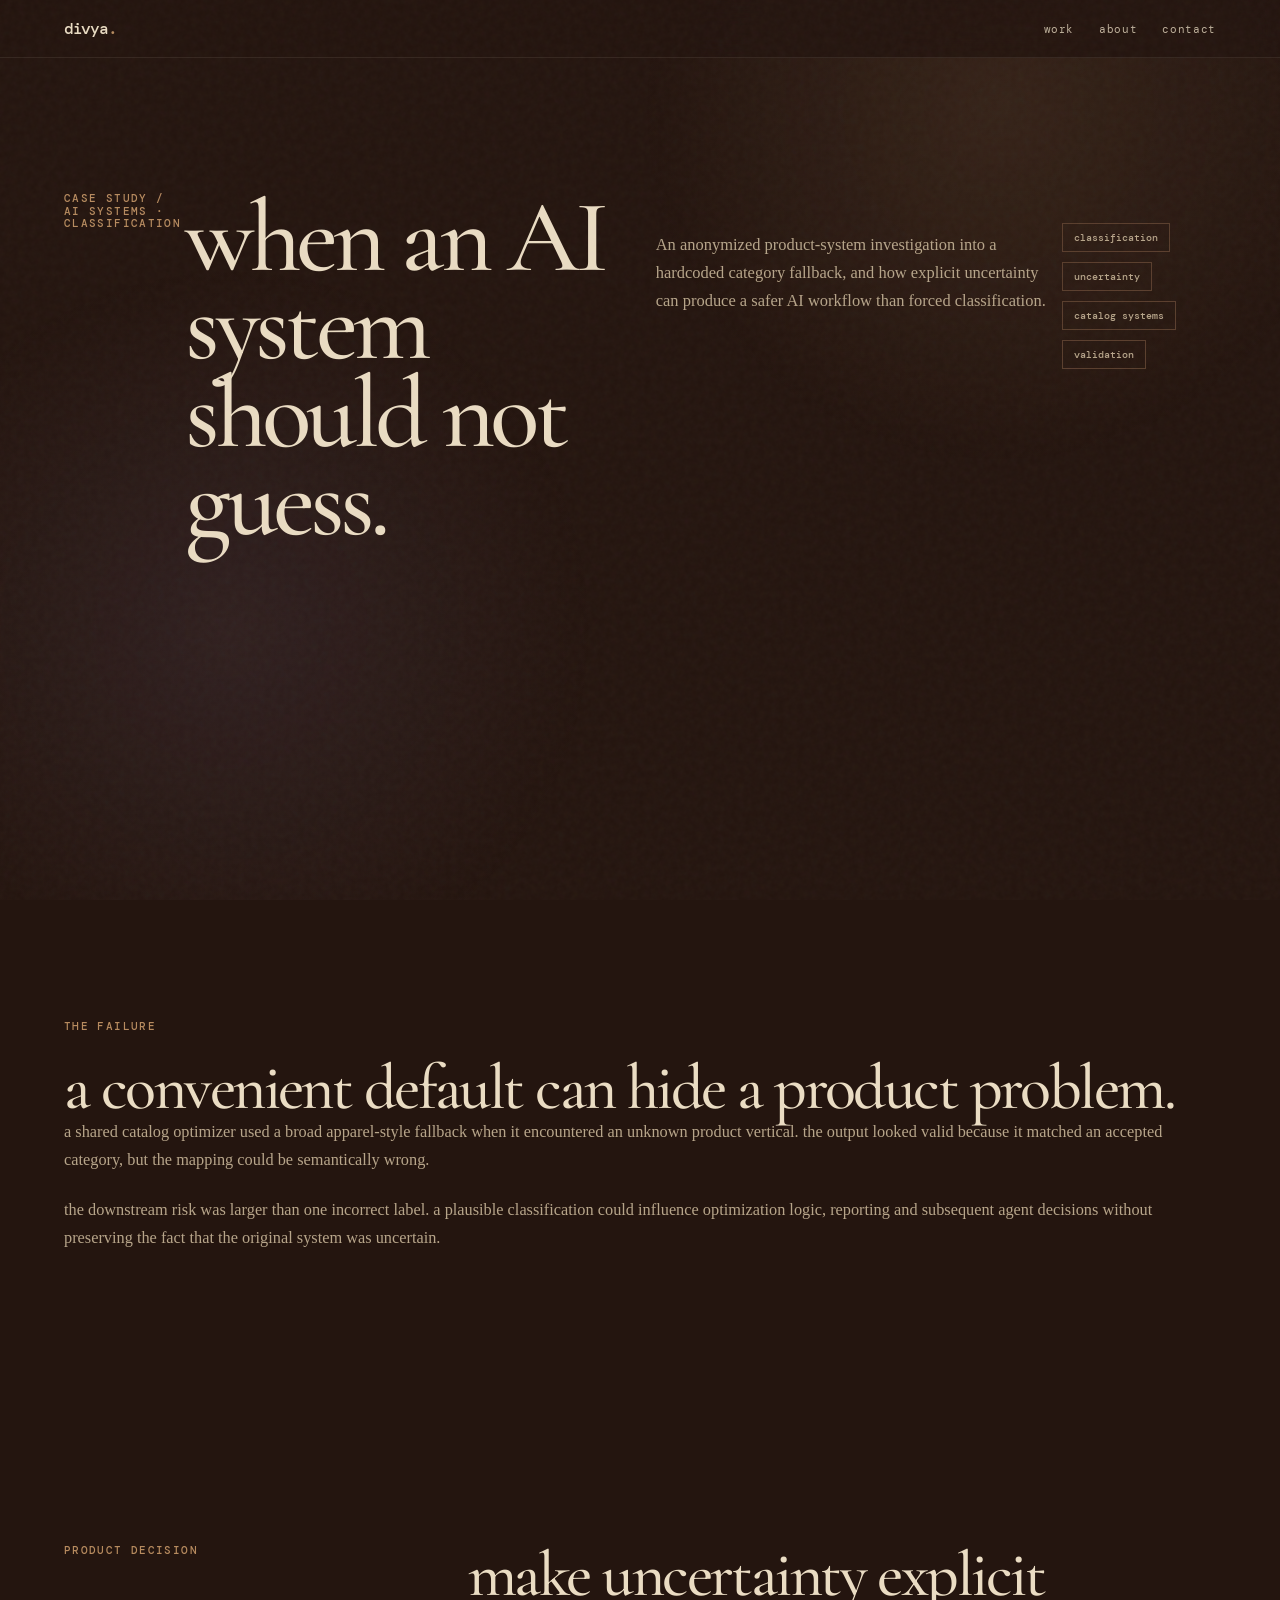
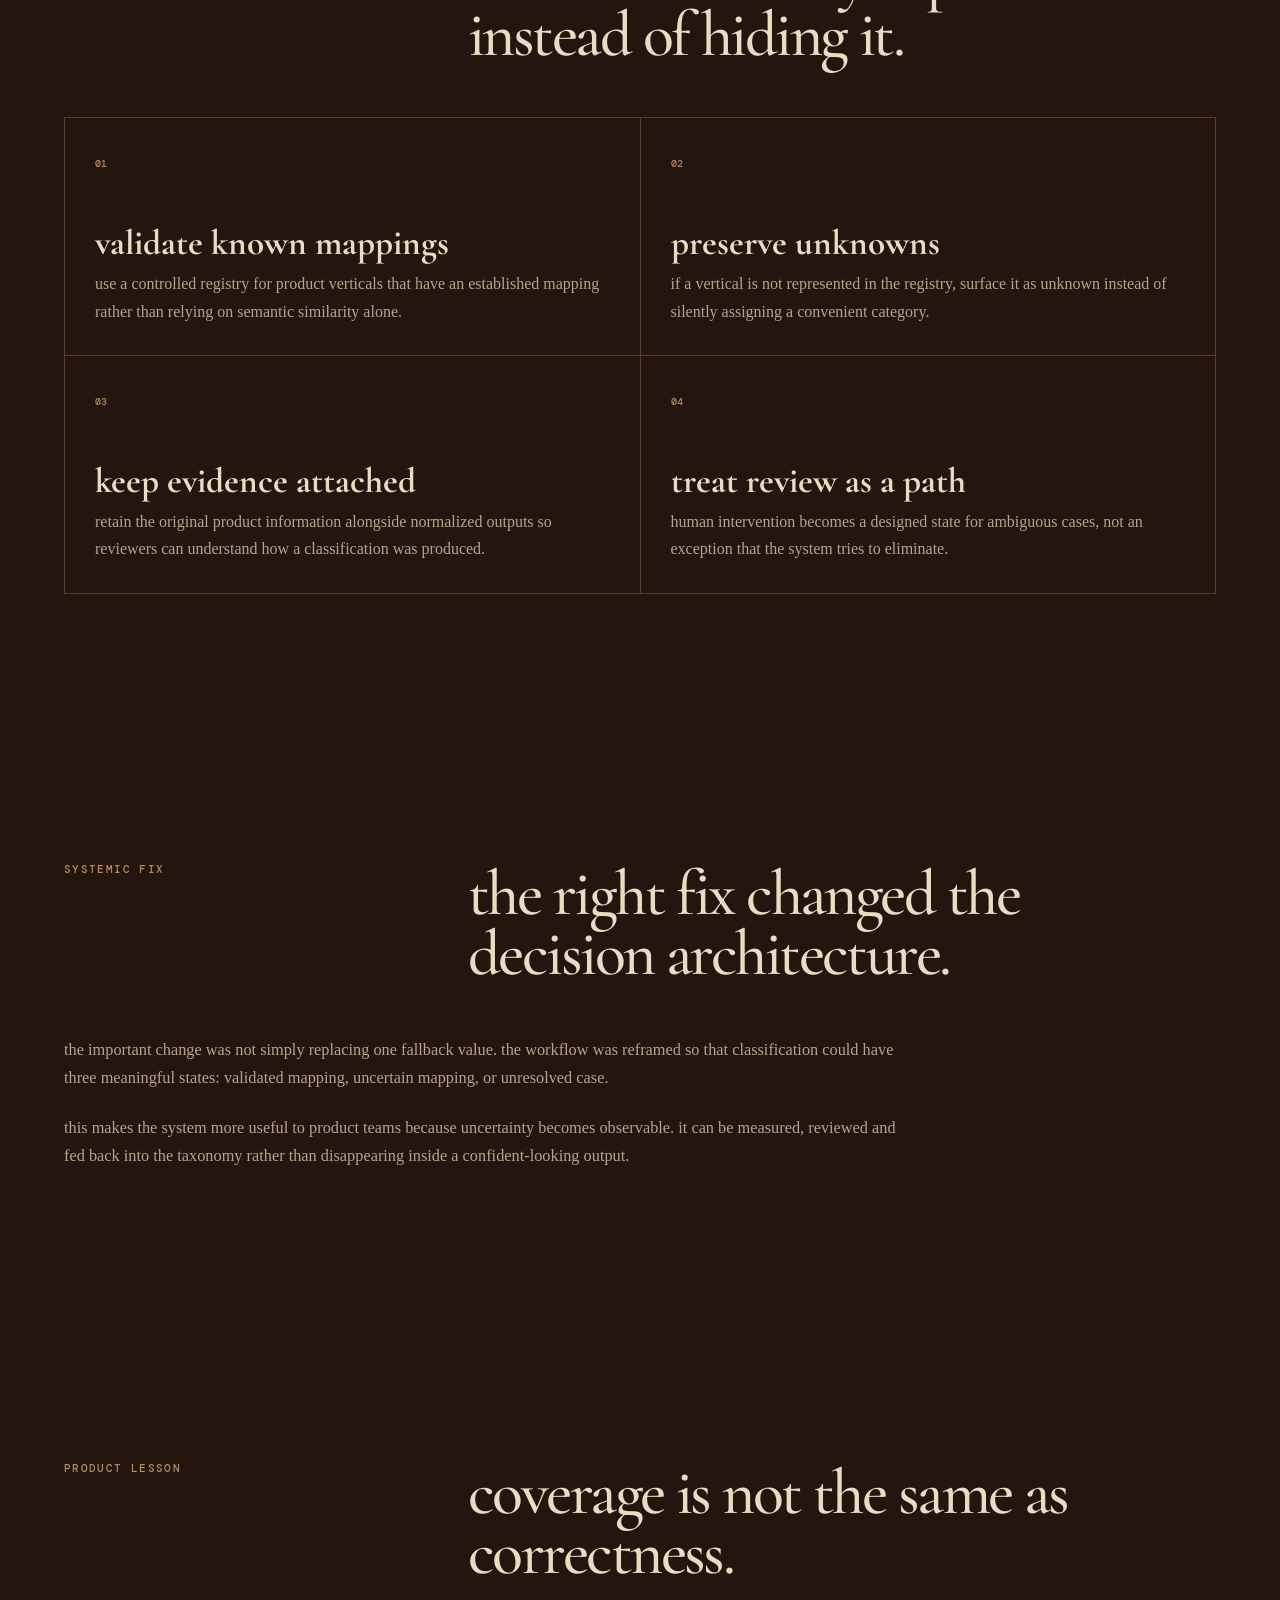
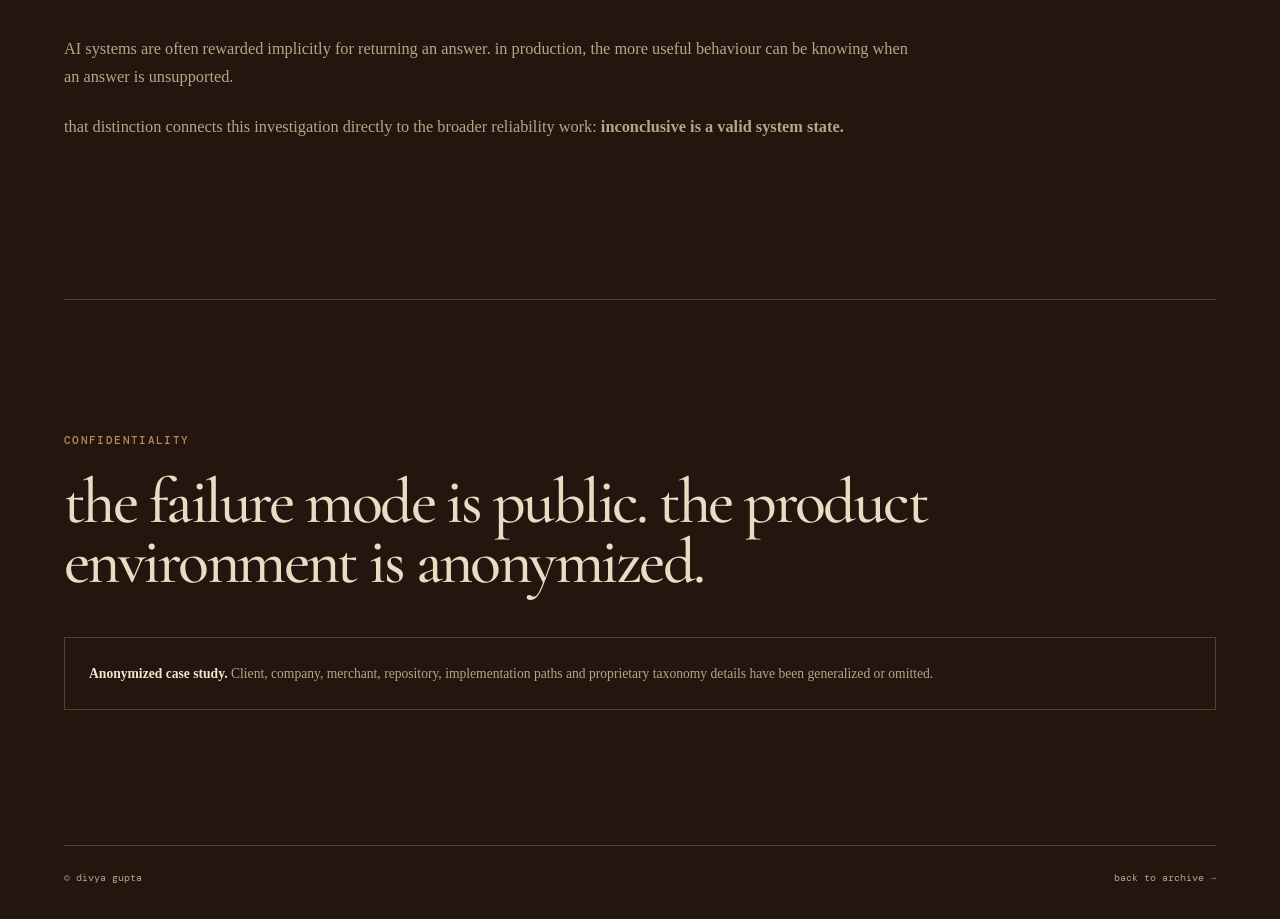
<file: projects/catalog-classification.html>
<!doctype html><html lang="en"><head><meta charset="utf-8"><meta name="viewport" content="width=device-width,initial-scale=1"><meta name="description" content="An anonymized case study in AI classification, uncertainty handling and validated product taxonomy."><title>Catalog Classification — Divya Gupta</title><link rel="stylesheet" href="../css/style.css"></head><body><div class="grain"></div><header class="site-header"><a class="wordmark" href="../index.html">divya<span>.</span></a><nav><a href="../index.html#work">work</a><a href="../index.html#about">about</a><a href="../index.html#contact">contact</a></nav></header><main><section class="section hero"><p class="eyebrow">CASE STUDY / AI SYSTEMS · CLASSIFICATION</p><h1>when an AI system should not guess.</h1><p class="hero-copy">An anonymized product-system investigation into a hardcoded category fallback, and how explicit uncertainty can produce a safer AI workflow than forced classification.</p><div class="case-meta"><span class="tag">classification</span><span class="tag">uncertainty</span><span class="tag">catalog systems</span><span class="tag">validation</span></div></section><section class="section split-section section-rule"><div><p class="eyebrow">THE FAILURE</p><h2>a convenient default can hide a product problem.</h2></div><div class="body-copy"><p>a shared catalog optimizer used a broad apparel-style fallback when it encountered an unknown product vertical. the output looked valid because it matched an accepted category, but the mapping could be semantically wrong.</p><p>the downstream risk was larger than one incorrect label. a plausible classification could influence optimization logic, reporting and subsequent agent decisions without preserving the fact that the original system was uncertain.</p></div></section><section class="section section-rule"><div class="section-heading"><p class="eyebrow">PRODUCT DECISION</p><h2>make uncertainty explicit instead of hiding it.</h2></div><div class="principles"><div class="principle"><span class="num">01</span><h3>validate known mappings</h3><p>use a controlled registry for product verticals that have an established mapping rather than relying on semantic similarity alone.</p></div><div class="principle"><span class="num">02</span><h3>preserve unknowns</h3><p>if a vertical is not represented in the registry, surface it as unknown instead of silently assigning a convenient category.</p></div><div class="principle"><span class="num">03</span><h3>keep evidence attached</h3><p>retain the original product information alongside normalized outputs so reviewers can understand how a classification was produced.</p></div><div class="principle"><span class="num">04</span><h3>treat review as a path</h3><p>human intervention becomes a designed state for ambiguous cases, not an exception that the system tries to eliminate.</p></div></div></section><section class="section section-rule"><div class="section-heading"><p class="eyebrow">SYSTEMIC FIX</p><h2>the right fix changed the decision architecture.</h2></div><div class="body-copy" style="max-width:850px"><p>the important change was not simply replacing one fallback value. the workflow was reframed so that classification could have three meaningful states: validated mapping, uncertain mapping, or unresolved case.</p><p>this makes the system more useful to product teams because uncertainty becomes observable. it can be measured, reviewed and fed back into the taxonomy rather than disappearing inside a confident-looking output.</p></div></section><section class="section section-rule"><div class="section-heading"><p class="eyebrow">PRODUCT LESSON</p><h2>coverage is not the same as correctness.</h2></div><div class="body-copy" style="max-width:850px"><p>AI systems are often rewarded implicitly for returning an answer. in production, the more useful behaviour can be knowing when an answer is unsupported.</p><p>that distinction connects this investigation directly to the broader reliability work: <strong>inconclusive is a valid system state.</strong></p></div></section><section class="section contact section-rule"><p class="eyebrow">CONFIDENTIALITY</p><h2>the failure mode is public. the product environment is anonymized.</h2><div class="confidential"><strong>Anonymized case study.</strong> Client, company, merchant, repository, implementation paths and proprietary taxonomy details have been generalized or omitted.</div></section></main><footer class="site-footer"><span>© divya gupta</span><a href="../index.html">back to archive →</a></footer></body></html>
</file>
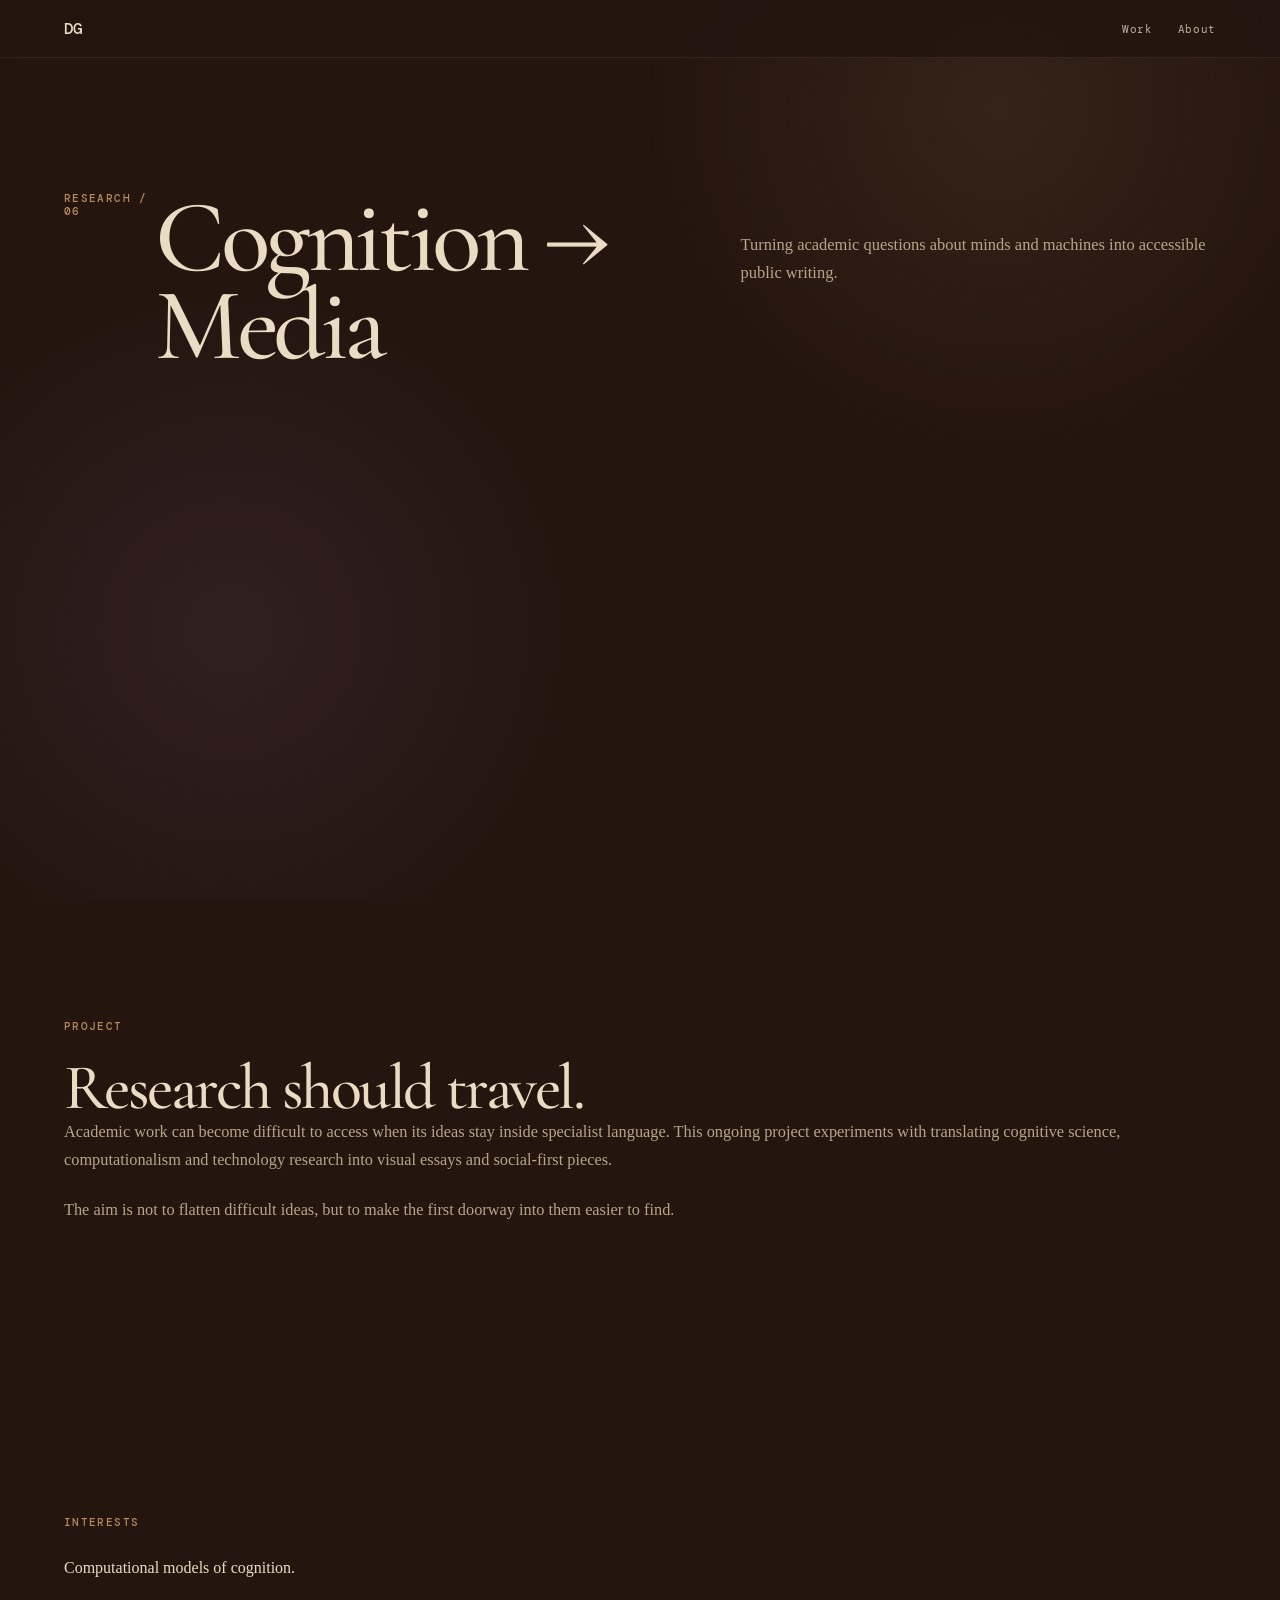
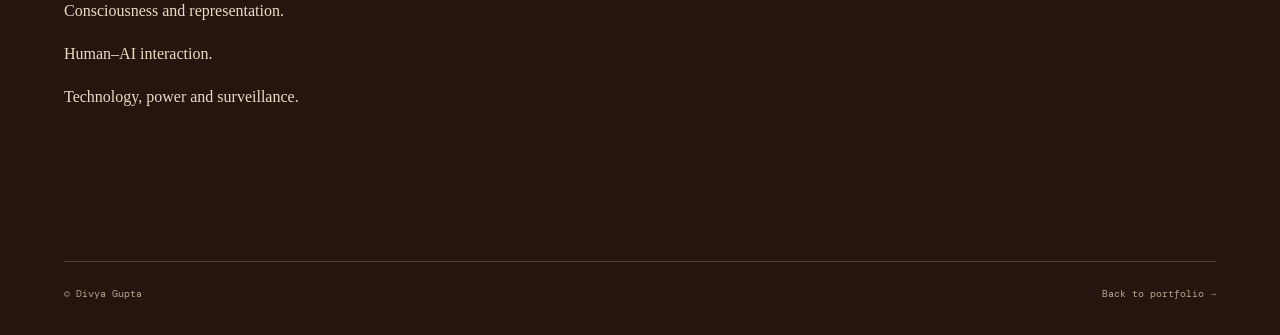
<file: projects/cognition-media.html>
<!doctype html><html lang="en"><head><meta charset="utf-8"><meta name="viewport" content="width=device-width, initial-scale=1"><title>Cognition → Media — Divya Gupta</title><link rel="stylesheet" href="../css/style.css"></head><body><header class="site-header"><a class="wordmark" href="../index.html">DG</a><nav><a href="../index.html#work">Work</a><a href="../index.html#about">About</a></nav></header><main><section class="section hero"><p class="eyebrow">RESEARCH / 06</p><h1>Cognition → Media</h1><p class="hero-copy">Turning academic questions about minds and machines into accessible public writing.</p></section><section class="section split-section"><div><p class="eyebrow">PROJECT</p><h2>Research should travel.</h2></div><div class="body-copy"><p>Academic work can become difficult to access when its ideas stay inside specialist language. This ongoing project experiments with translating cognitive science, computationalism and technology research into visual essays and social-first pieces.</p><p>The aim is not to flatten difficult ideas, but to make the first doorway into them easier to find.</p></div></section><section class="section research-section"><p class="eyebrow">INTERESTS</p><div class="research-list"><p>Computational models of cognition.</p><p>Consciousness and representation.</p><p>Human–AI interaction.</p><p>Technology, power and surveillance.</p></div></section></main><footer class="site-footer"><span>© Divya Gupta</span><a href="../index.html">Back to portfolio →</a></footer></body></html>
</file>
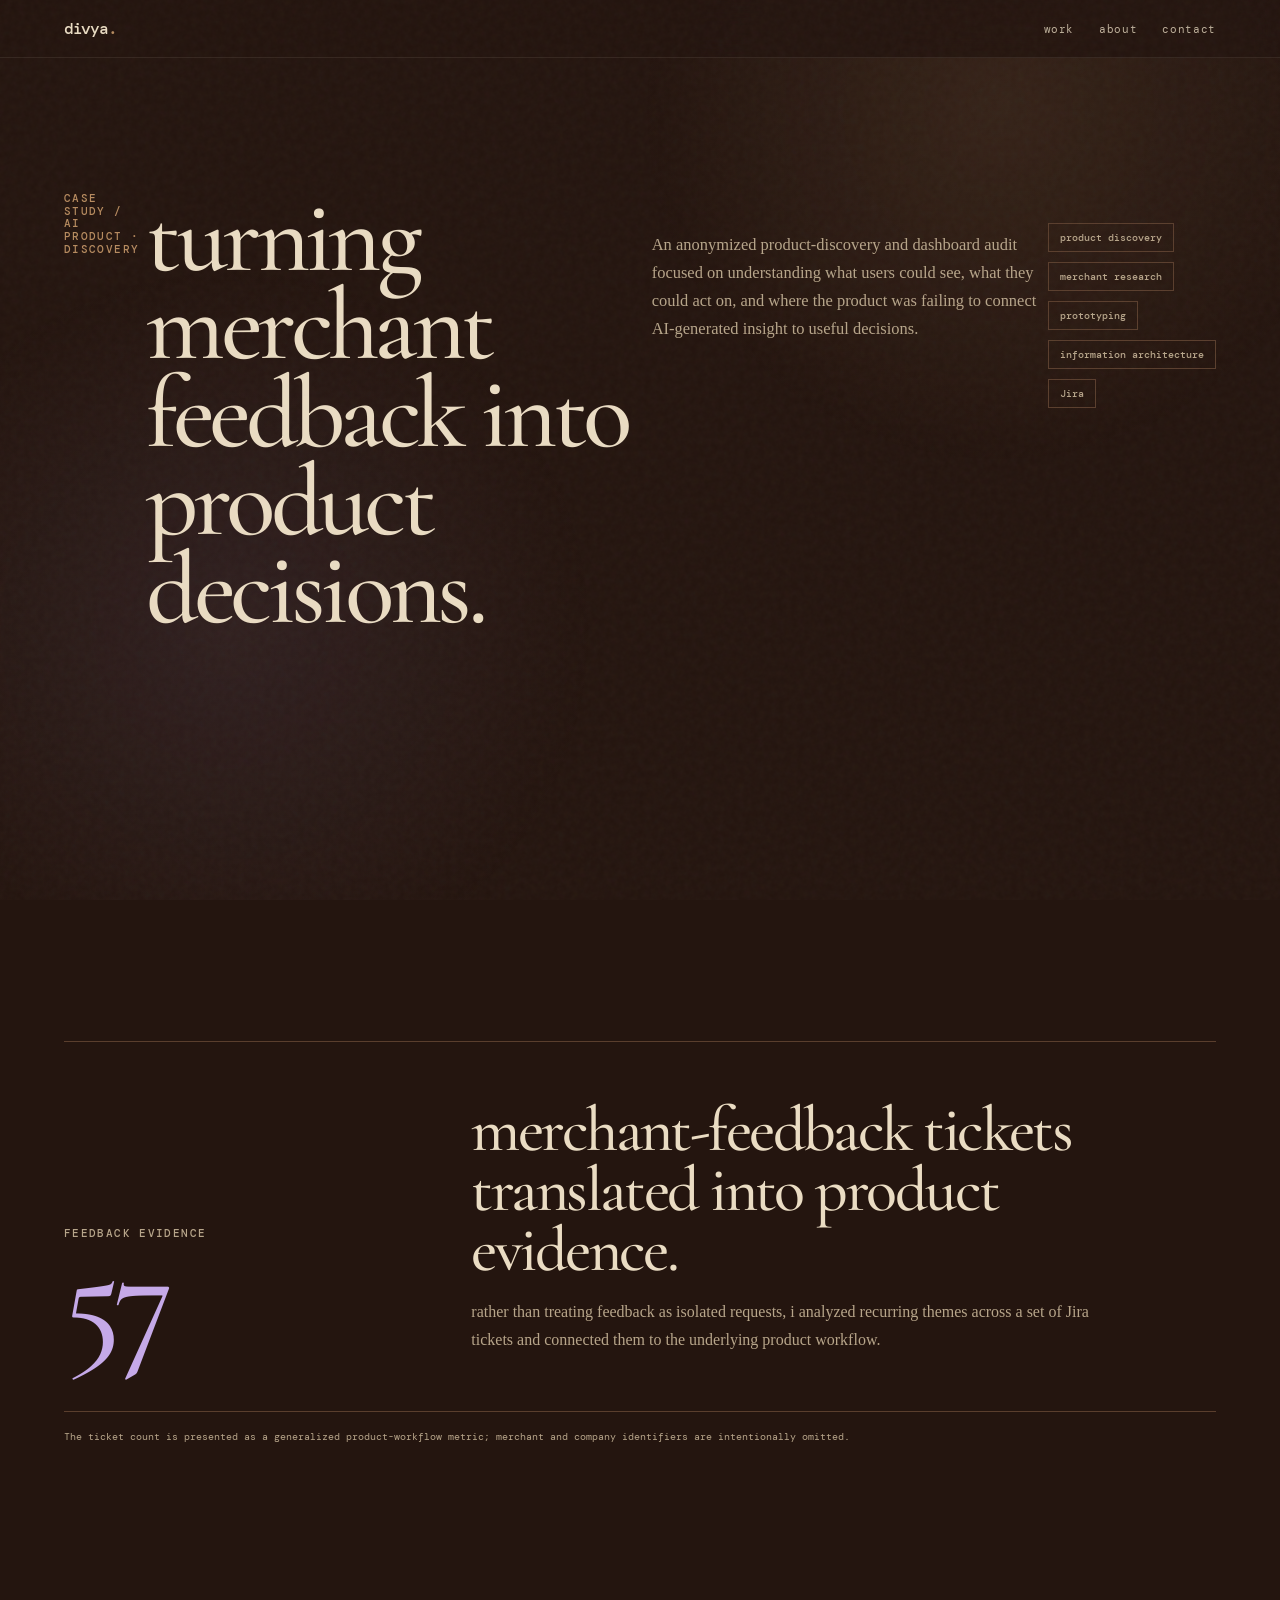
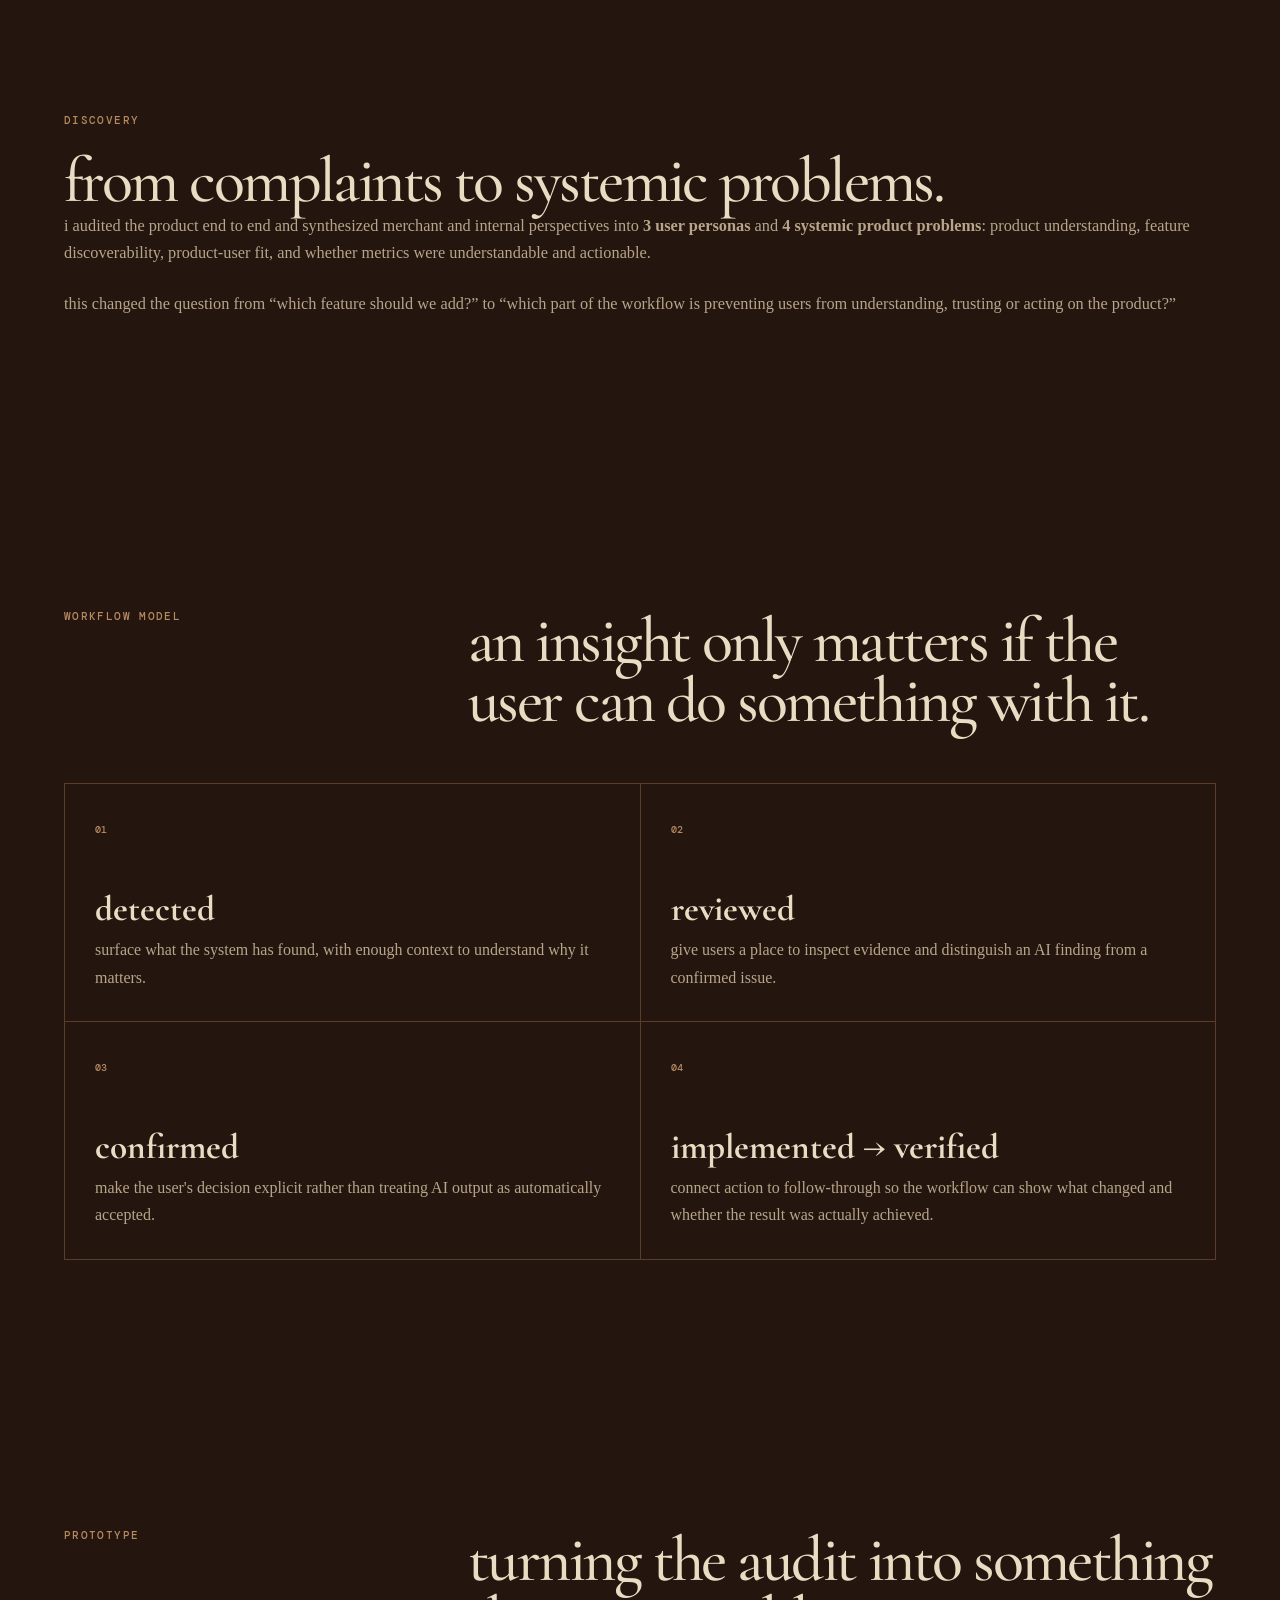
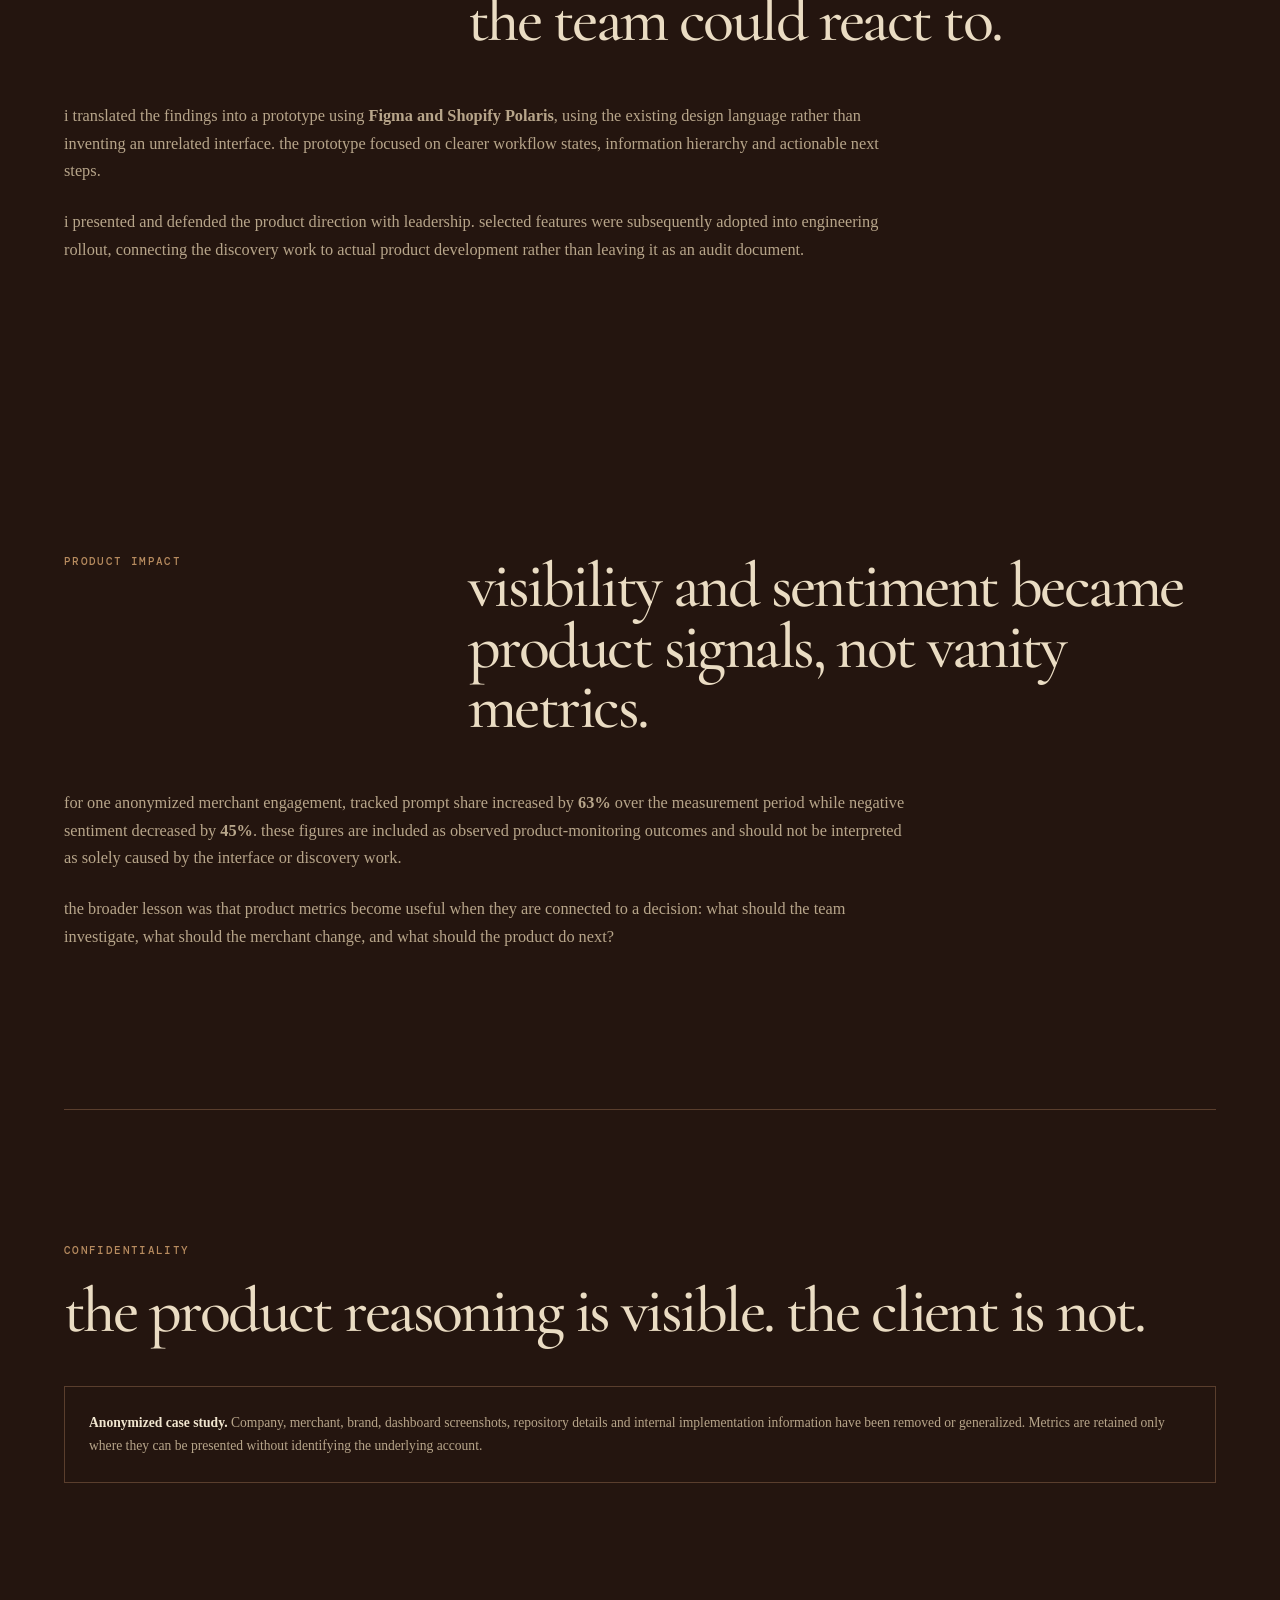
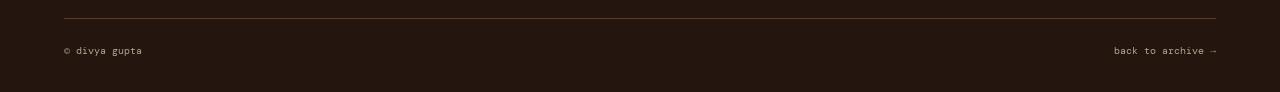
<file: projects/dashboard-audit.html>
<!doctype html><html lang="en"><head><meta charset="utf-8"><meta name="viewport" content="width=device-width,initial-scale=1"><meta name="description" content="An anonymized AI product audit covering merchant discovery, workflow mapping, personas, product problems and prototyping."><title>AI Product & Dashboard Audit — Divya Gupta</title><link rel="stylesheet" href="../css/style.css"></head><body><div class="grain"></div><header class="site-header"><a class="wordmark" href="../index.html">divya<span>.</span></a><nav><a href="../index.html#work">work</a><a href="../index.html#about">about</a><a href="../index.html#contact">contact</a></nav></header><main><section class="section hero"><p class="eyebrow">CASE STUDY / AI PRODUCT · DISCOVERY</p><h1>turning merchant feedback into product decisions.</h1><p class="hero-copy">An anonymized product-discovery and dashboard audit focused on understanding what users could see, what they could act on, and where the product was failing to connect AI-generated insight to useful decisions.</p><div class="case-meta"><span class="tag">product discovery</span><span class="tag">merchant research</span><span class="tag">prototyping</span><span class="tag">information architecture</span><span class="tag">Jira</span></div></section><section class="section value-section section-rule"><div class="value-callout"><div><p class="eyebrow">FEEDBACK EVIDENCE</p><div class="big-number">57</div></div><div><h2>merchant-feedback tickets translated into product evidence.</h2><p>rather than treating feedback as isolated requests, i analyzed recurring themes across a set of Jira tickets and connected them to the underlying product workflow.</p></div></div><p class="flow-note">The ticket count is presented as a generalized product-workflow metric; merchant and company identifiers are intentionally omitted.</p></section><section class="section split-section section-rule"><div><p class="eyebrow">DISCOVERY</p><h2>from complaints to systemic problems.</h2></div><div class="body-copy"><p>i audited the product end to end and synthesized merchant and internal perspectives into <strong>3 user personas</strong> and <strong>4 systemic product problems</strong>: product understanding, feature discoverability, product-user fit, and whether metrics were understandable and actionable.</p><p>this changed the question from “which feature should we add?” to “which part of the workflow is preventing users from understanding, trusting or acting on the product?”</p></div></section><section class="section section-rule"><div class="section-heading"><p class="eyebrow">WORKFLOW MODEL</p><h2>an insight only matters if the user can do something with it.</h2></div><div class="principles"><div class="principle"><span class="num">01</span><h3>detected</h3><p>surface what the system has found, with enough context to understand why it matters.</p></div><div class="principle"><span class="num">02</span><h3>reviewed</h3><p>give users a place to inspect evidence and distinguish an AI finding from a confirmed issue.</p></div><div class="principle"><span class="num">03</span><h3>confirmed</h3><p>make the user's decision explicit rather than treating AI output as automatically accepted.</p></div><div class="principle"><span class="num">04</span><h3>implemented → verified</h3><p>connect action to follow-through so the workflow can show what changed and whether the result was actually achieved.</p></div></div></section><section class="section section-rule"><div class="section-heading"><p class="eyebrow">PROTOTYPE</p><h2>turning the audit into something the team could react to.</h2></div><div class="body-copy" style="max-width:850px"><p>i translated the findings into a prototype using <strong>Figma and Shopify Polaris</strong>, using the existing design language rather than inventing an unrelated interface. the prototype focused on clearer workflow states, information hierarchy and actionable next steps.</p><p>i presented and defended the product direction with leadership. selected features were subsequently adopted into engineering rollout, connecting the discovery work to actual product development rather than leaving it as an audit document.</p></div></section><section class="section section-rule"><div class="section-heading"><p class="eyebrow">PRODUCT IMPACT</p><h2>visibility and sentiment became product signals, not vanity metrics.</h2></div><div class="body-copy" style="max-width:850px"><p>for one anonymized merchant engagement, tracked prompt share increased by <strong>63%</strong> over the measurement period while negative sentiment decreased by <strong>45%</strong>. these figures are included as observed product-monitoring outcomes and should not be interpreted as solely caused by the interface or discovery work.</p><p>the broader lesson was that product metrics become useful when they are connected to a decision: what should the team investigate, what should the merchant change, and what should the product do next?</p></div></section><section class="section contact section-rule"><p class="eyebrow">CONFIDENTIALITY</p><h2>the product reasoning is visible. the client is not.</h2><div class="confidential"><strong>Anonymized case study.</strong> Company, merchant, brand, dashboard screenshots, repository details and internal implementation information have been removed or generalized. Metrics are retained only where they can be presented without identifying the underlying account.</div></section></main><footer class="site-footer"><span>© divya gupta</span><a href="../index.html">back to archive →</a></footer></body></html>
</file>
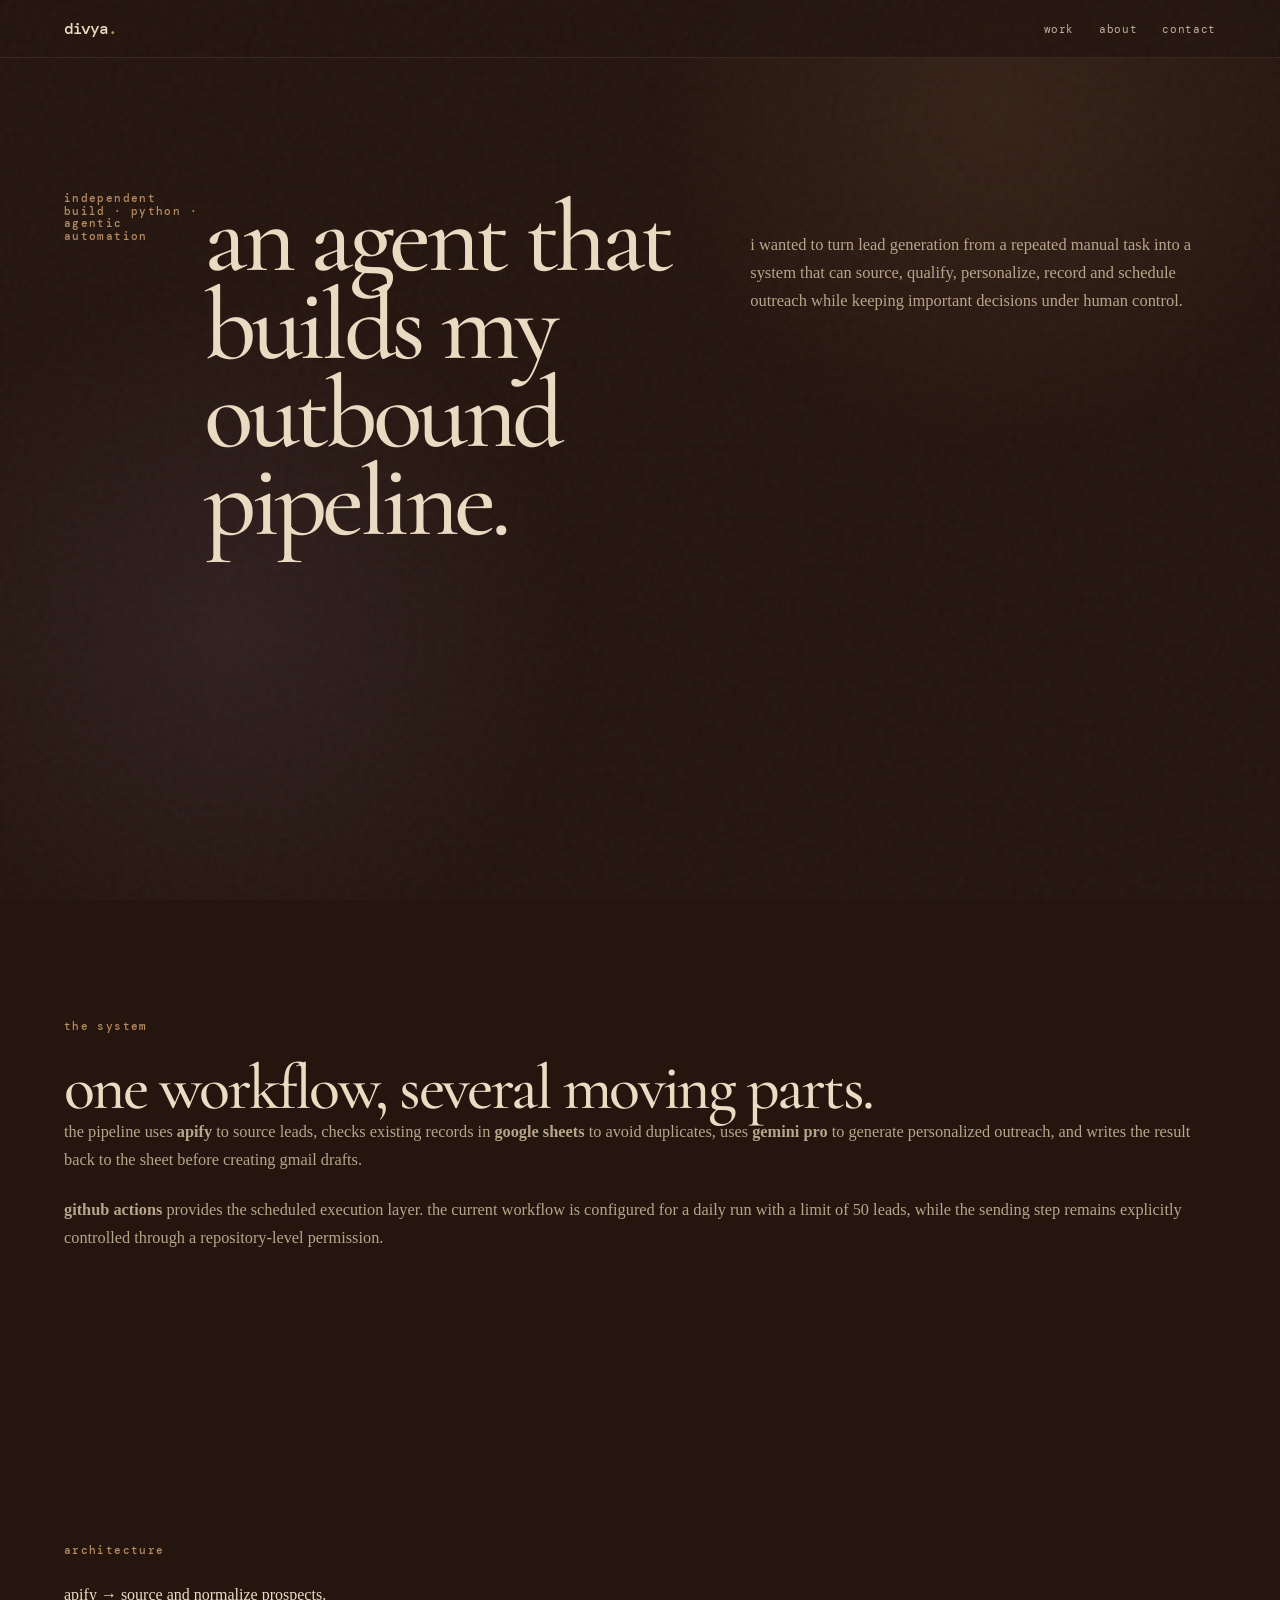
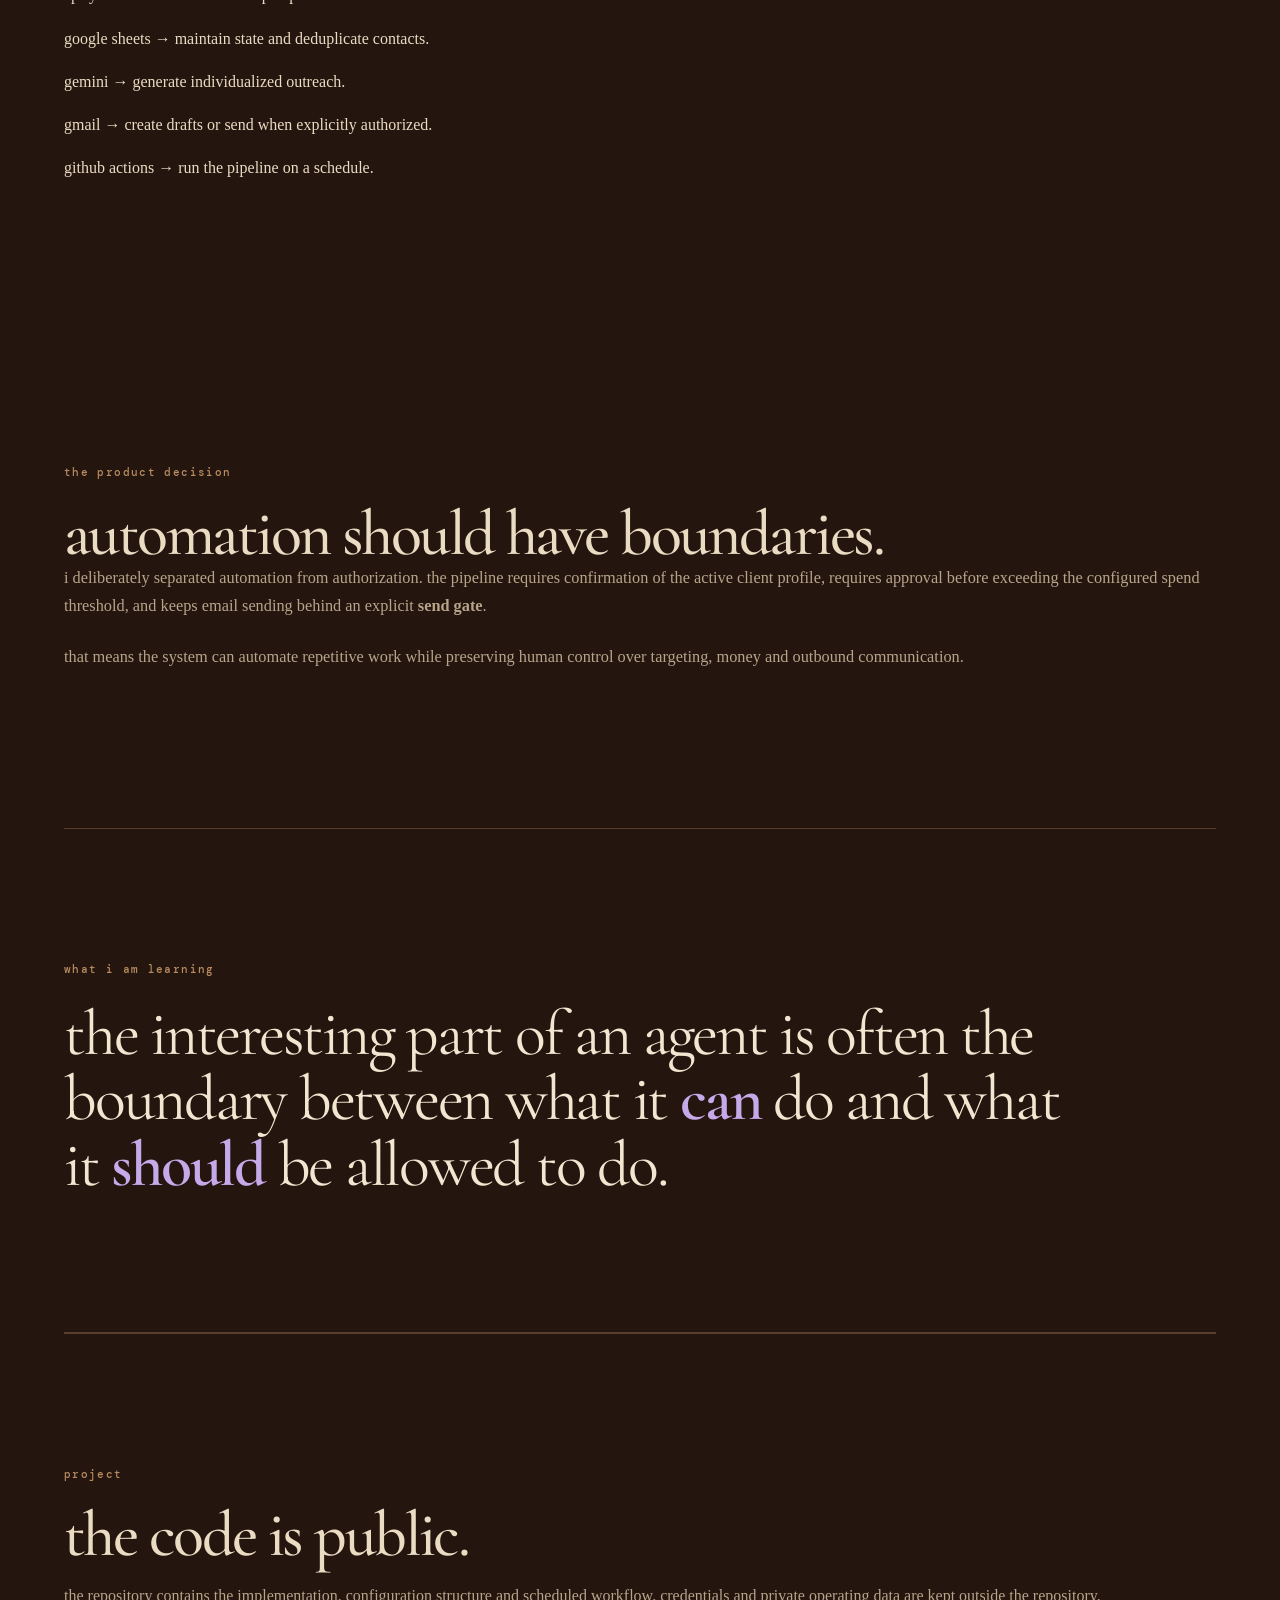
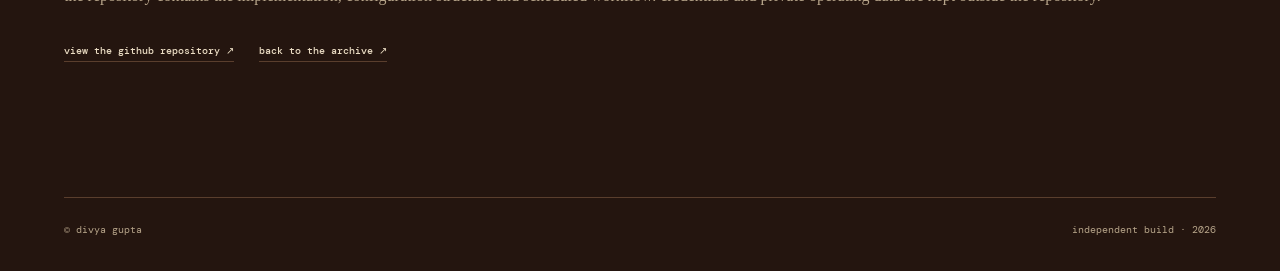
<file: projects/lead-gen-agent.html>
<!doctype html><html lang="en"><head><meta charset="utf-8"><meta name="viewport" content="width=device-width,initial-scale=1"><title>an agent that builds my outbound pipeline · divya gupta</title><link rel="stylesheet" href="../css/style.css"></head><body><div class="grain"></div><header class="site-header"><a class="wordmark" href="../index.html">divya<span>.</span></a><nav><a href="../index.html#work">work</a><a href="../index.html#about">about</a><a href="../index.html#contact">contact</a></nav></header><main><section class="section hero"><p class="eyebrow">independent build · python · agentic automation</p><h1>an agent that builds my outbound pipeline.</h1><p class="hero-copy">i wanted to turn lead generation from a repeated manual task into a system that can source, qualify, personalize, record and schedule outreach while keeping important decisions under human control.</p></section><section class="section split-section"><div><p class="eyebrow">the system</p><h2>one workflow, several moving parts.</h2></div><div class="body-copy"><p>the pipeline uses <strong>apify</strong> to source leads, checks existing records in <strong>google sheets</strong> to avoid duplicates, uses <strong>gemini pro</strong> to generate personalized outreach, and writes the result back to the sheet before creating gmail drafts.</p><p><strong>github actions</strong> provides the scheduled execution layer. the current workflow is configured for a daily run with a limit of 50 leads, while the sending step remains explicitly controlled through a repository-level permission.</p></div></section><section class="section research-section"><p class="eyebrow">architecture</p><div class="research-list"><p>apify → source and normalize prospects.</p><p>google sheets → maintain state and deduplicate contacts.</p><p>gemini → generate individualized outreach.</p><p>gmail → create drafts or send when explicitly authorized.</p><p>github actions → run the pipeline on a schedule.</p></div></section><section class="section split-section"><div><p class="eyebrow">the product decision</p><h2>automation should have boundaries.</h2></div><div class="body-copy"><p>i deliberately separated automation from authorization. the pipeline requires confirmation of the active client profile, requires approval before exceeding the configured spend threshold, and keeps email sending behind an explicit <strong>send gate</strong>.</p><p>that means the system can automate repetitive work while preserving human control over targeting, money and outbound communication.</p></div></section><section class="section manifesto"><p class="eyebrow">what i am learning</p><blockquote>the interesting part of an agent is often the boundary between what it <strong>can</strong> do and what it <strong>should</strong> be allowed to do.</blockquote></section><section class="section contact"><p class="eyebrow">project</p><h2>the code is public.</h2><p>the repository contains the implementation, configuration structure and scheduled workflow. credentials and private operating data are kept outside the repository.</p><div class="contact-links"><a href="https://github.com/gdivyagupta/lead-gen-agent" target="_blank">view the github repository ↗</a><a href="../index.html">back to the archive ↗</a></div></section></main><footer class="site-footer"><span>© divya gupta</span><span>independent build · 2026</span></footer></body></html>
</file>
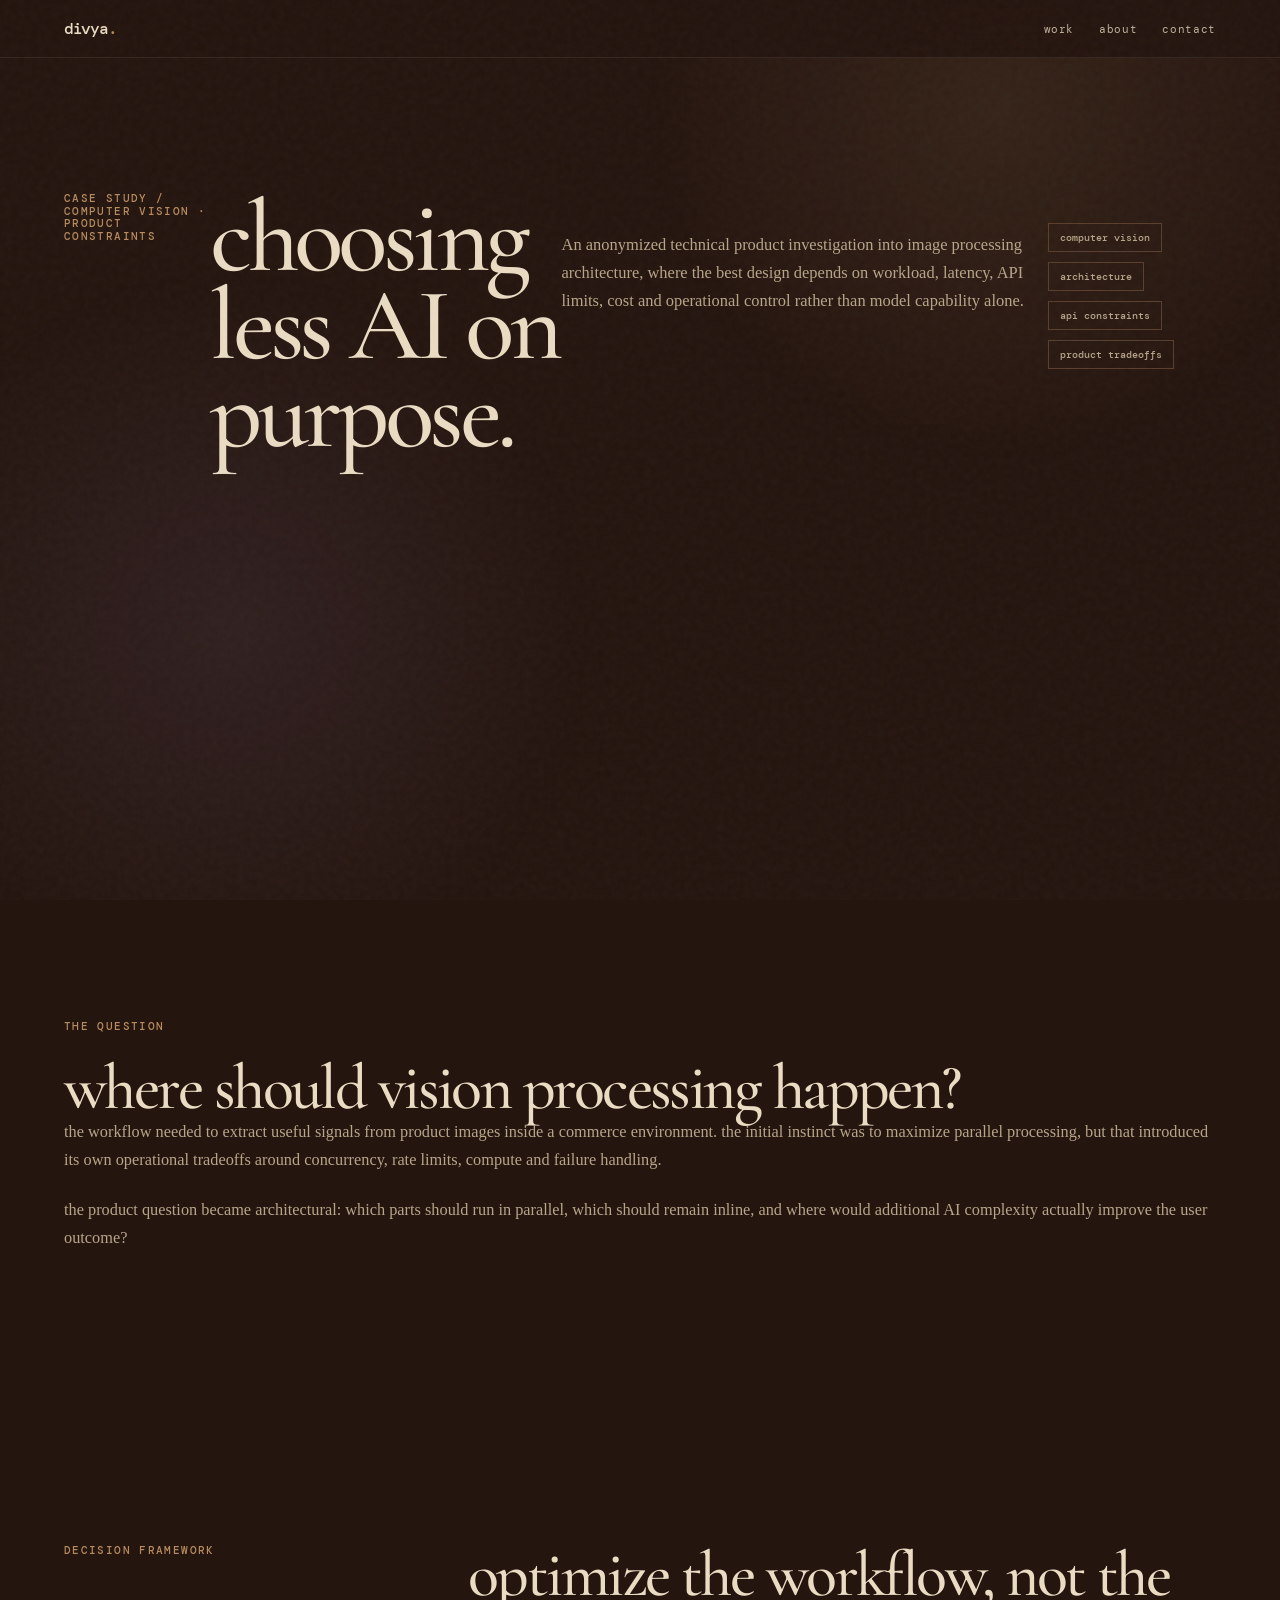
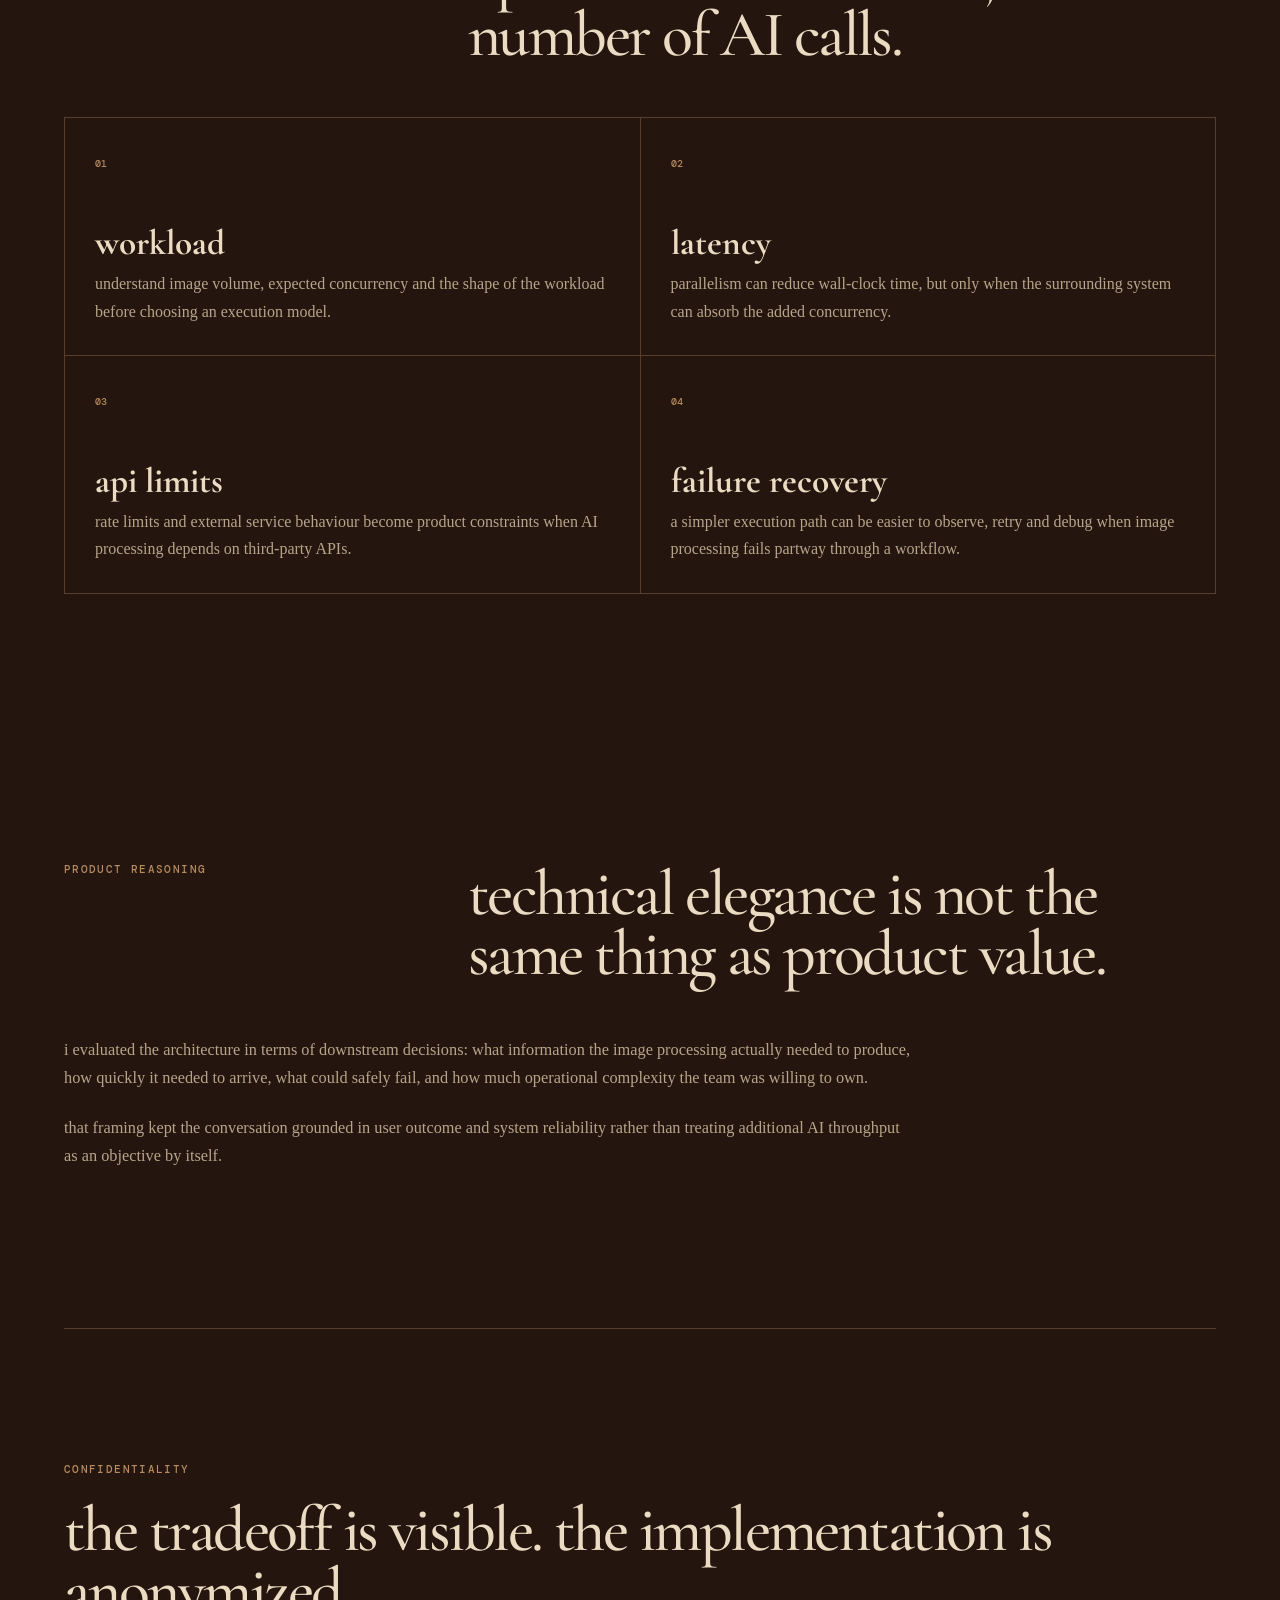
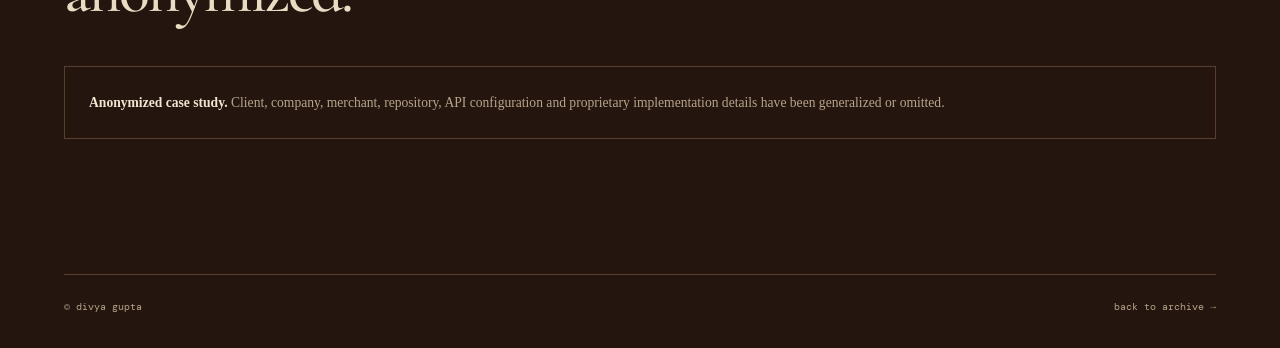
<file: projects/shopify-vision.html>
<!doctype html><html lang="en"><head><meta charset="utf-8"><meta name="viewport" content="width=device-width,initial-scale=1"><title>Vision + Commerce — Divya Gupta</title><link rel="stylesheet" href="../css/style.css"></head><body><div class="grain"></div><header class="site-header"><a class="wordmark" href="../index.html">divya<span>.</span></a><nav><a href="../index.html#work">work</a><a href="../index.html#about">about</a><a href="../index.html#contact">contact</a></nav></header><main><section class="section hero"><p class="eyebrow">CASE STUDY / COMPUTER VISION · PRODUCT CONSTRAINTS</p><h1>choosing less AI on purpose.</h1><p class="hero-copy">An anonymized technical product investigation into image processing architecture, where the best design depends on workload, latency, API limits, cost and operational control rather than model capability alone.</p><div class="case-meta"><span class="tag">computer vision</span><span class="tag">architecture</span><span class="tag">api constraints</span><span class="tag">product tradeoffs</span></div></section><section class="section split-section section-rule"><div><p class="eyebrow">THE QUESTION</p><h2>where should vision processing happen?</h2></div><div class="body-copy"><p>the workflow needed to extract useful signals from product images inside a commerce environment. the initial instinct was to maximize parallel processing, but that introduced its own operational tradeoffs around concurrency, rate limits, compute and failure handling.</p><p>the product question became architectural: which parts should run in parallel, which should remain inline, and where would additional AI complexity actually improve the user outcome?</p></div></section><section class="section section-rule"><div class="section-heading"><p class="eyebrow">DECISION FRAMEWORK</p><h2>optimize the workflow, not the number of AI calls.</h2></div><div class="principles"><div class="principle"><span class="num">01</span><h3>workload</h3><p>understand image volume, expected concurrency and the shape of the workload before choosing an execution model.</p></div><div class="principle"><span class="num">02</span><h3>latency</h3><p>parallelism can reduce wall-clock time, but only when the surrounding system can absorb the added concurrency.</p></div><div class="principle"><span class="num">03</span><h3>api limits</h3><p>rate limits and external service behaviour become product constraints when AI processing depends on third-party APIs.</p></div><div class="principle"><span class="num">04</span><h3>failure recovery</h3><p>a simpler execution path can be easier to observe, retry and debug when image processing fails partway through a workflow.</p></div></div></section><section class="section section-rule"><div class="section-heading"><p class="eyebrow">PRODUCT REASONING</p><h2>technical elegance is not the same thing as product value.</h2></div><div class="body-copy" style="max-width:850px"><p>i evaluated the architecture in terms of downstream decisions: what information the image processing actually needed to produce, how quickly it needed to arrive, what could safely fail, and how much operational complexity the team was willing to own.</p><p>that framing kept the conversation grounded in user outcome and system reliability rather than treating additional AI throughput as an objective by itself.</p></div></section><section class="section contact section-rule"><p class="eyebrow">CONFIDENTIALITY</p><h2>the tradeoff is visible. the implementation is anonymized.</h2><div class="confidential"><strong>Anonymized case study.</strong> Client, company, merchant, repository, API configuration and proprietary implementation details have been generalized or omitted.</div></section></main><footer class="site-footer"><span>© divya gupta</span><a href="../index.html">back to archive →</a></footer></body></html>
</file>
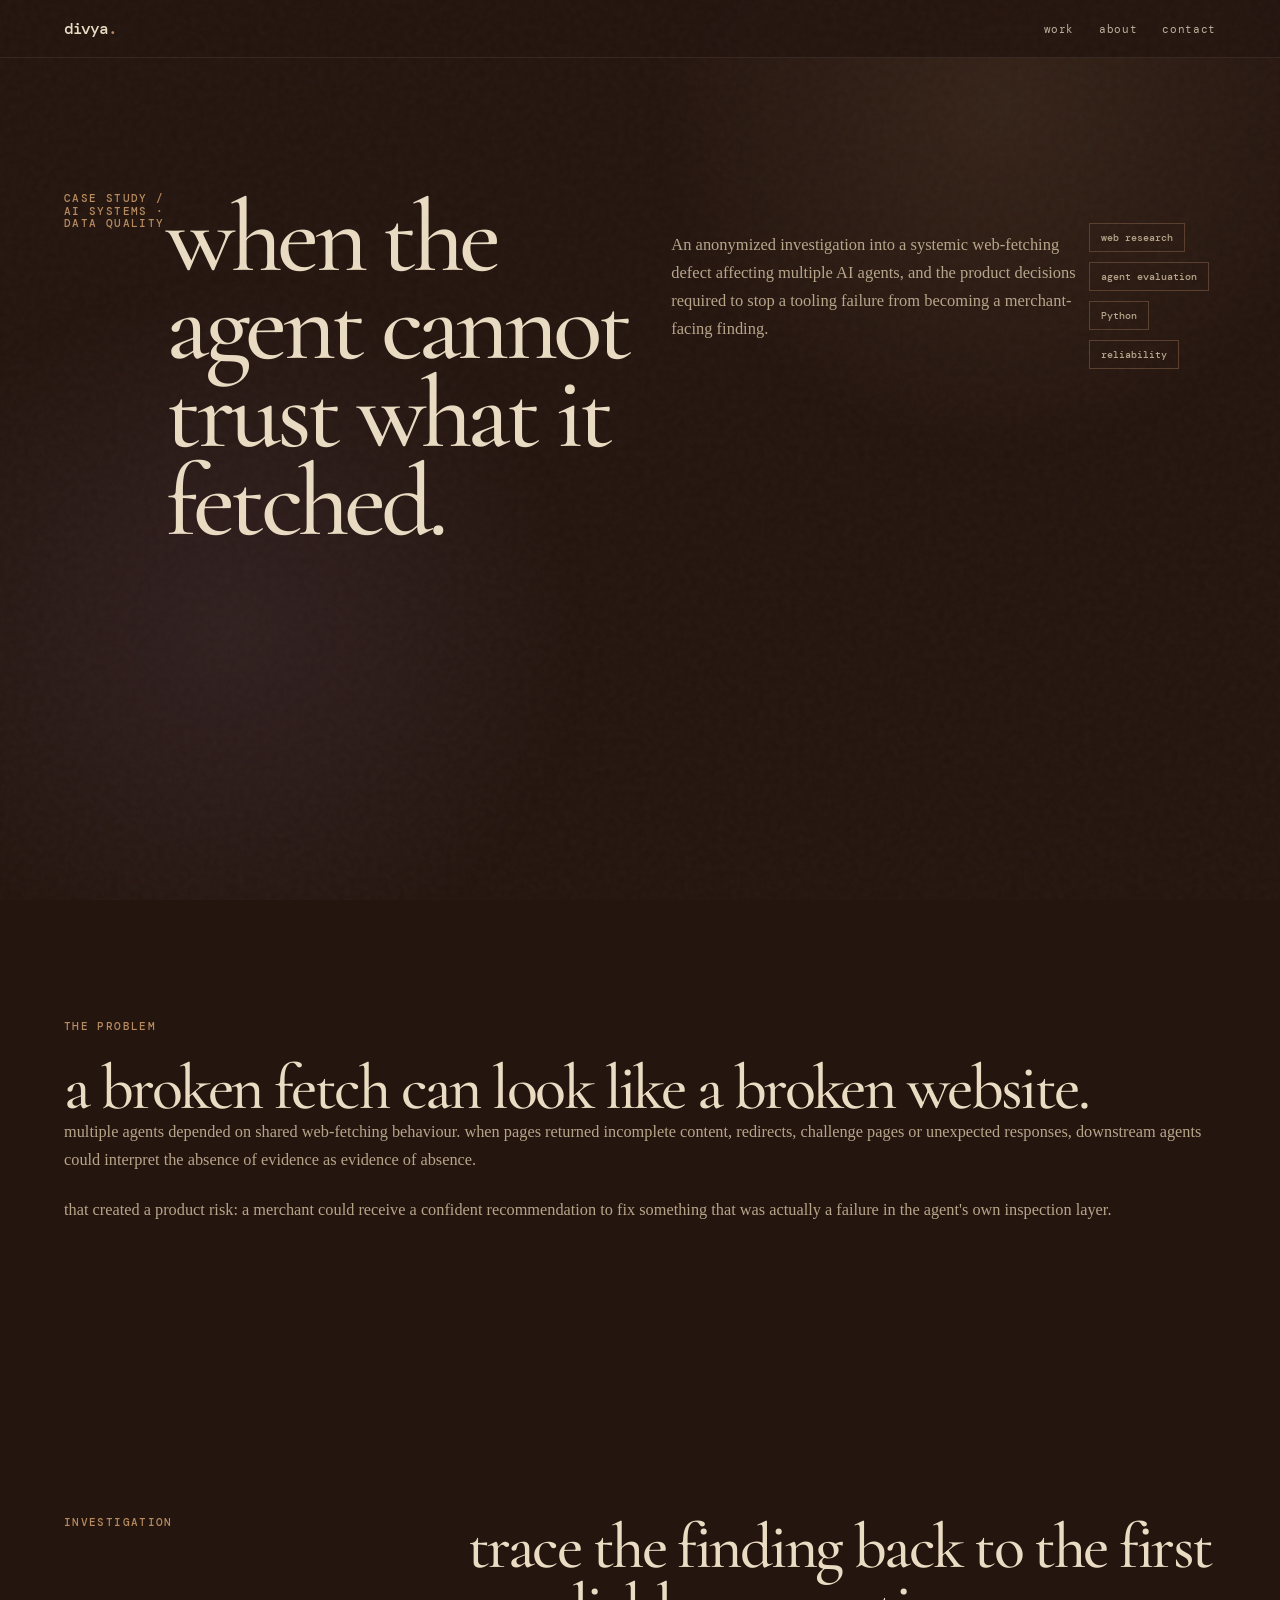
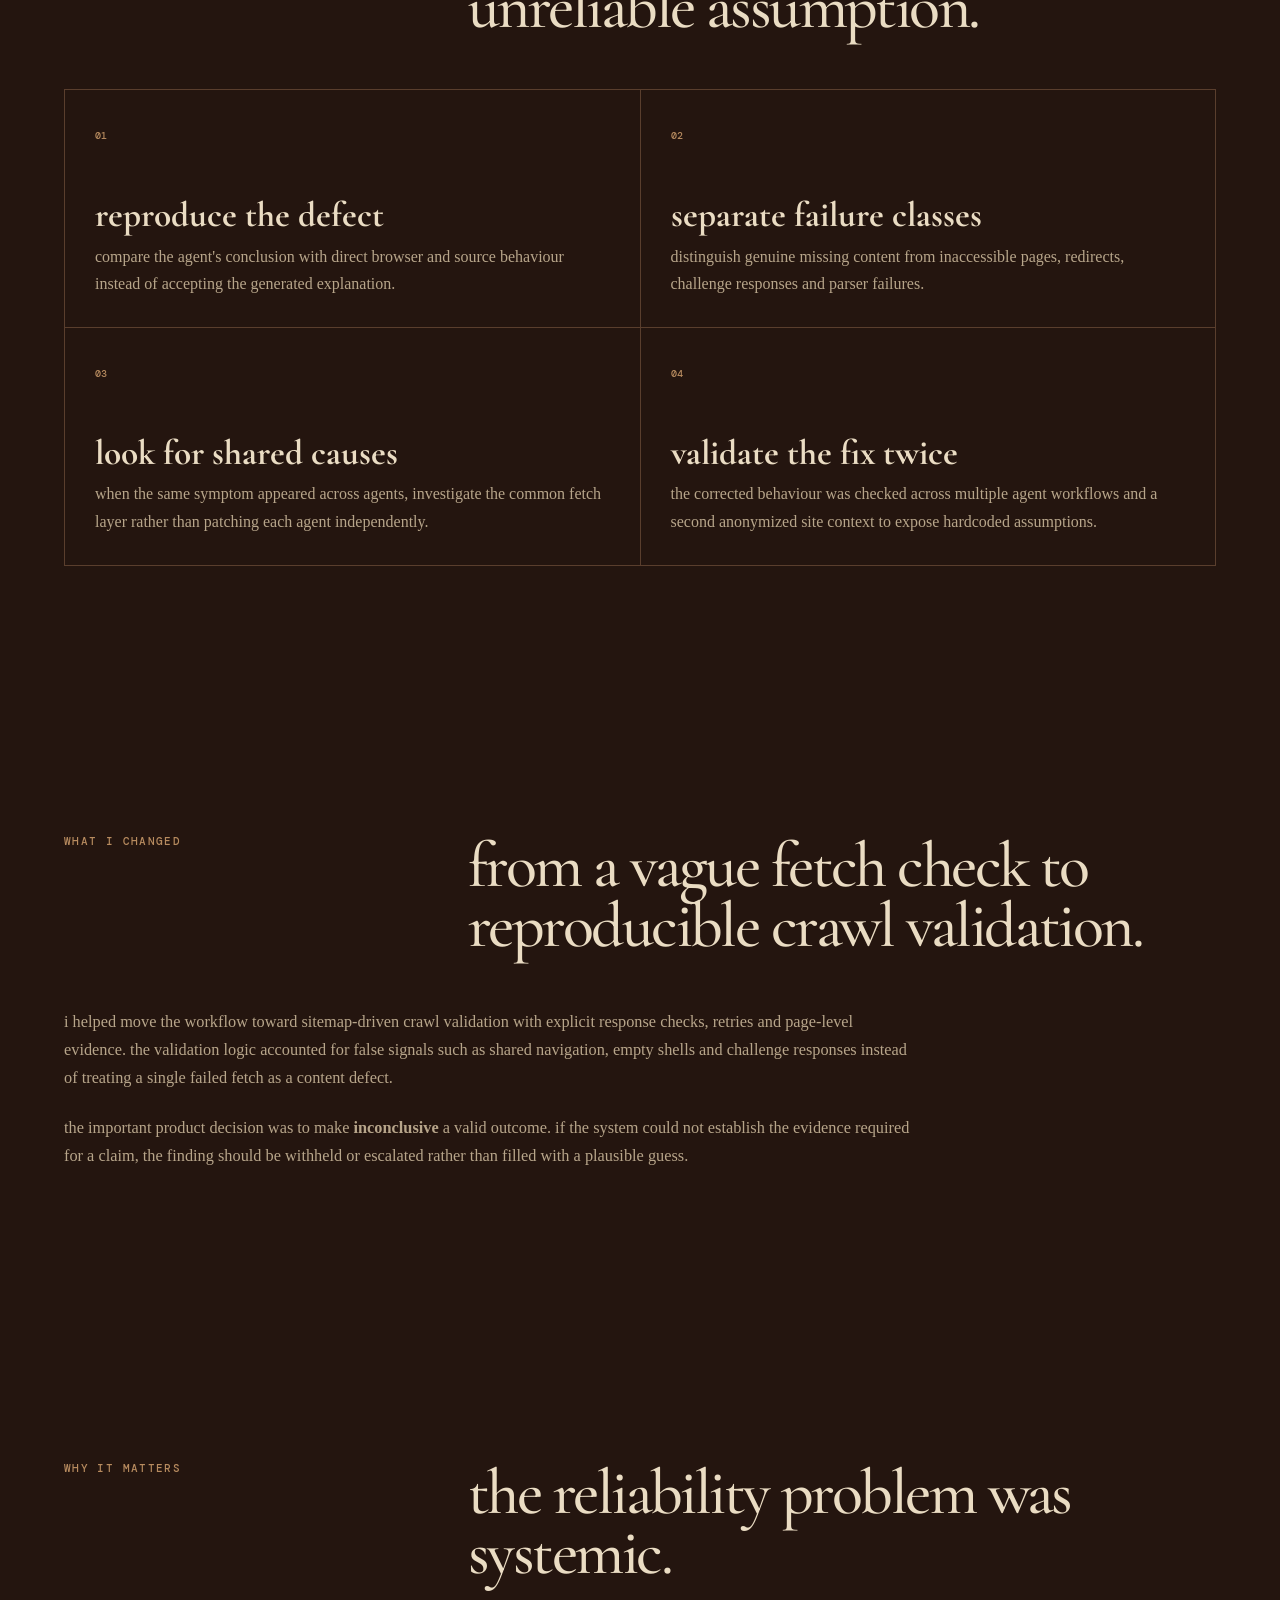
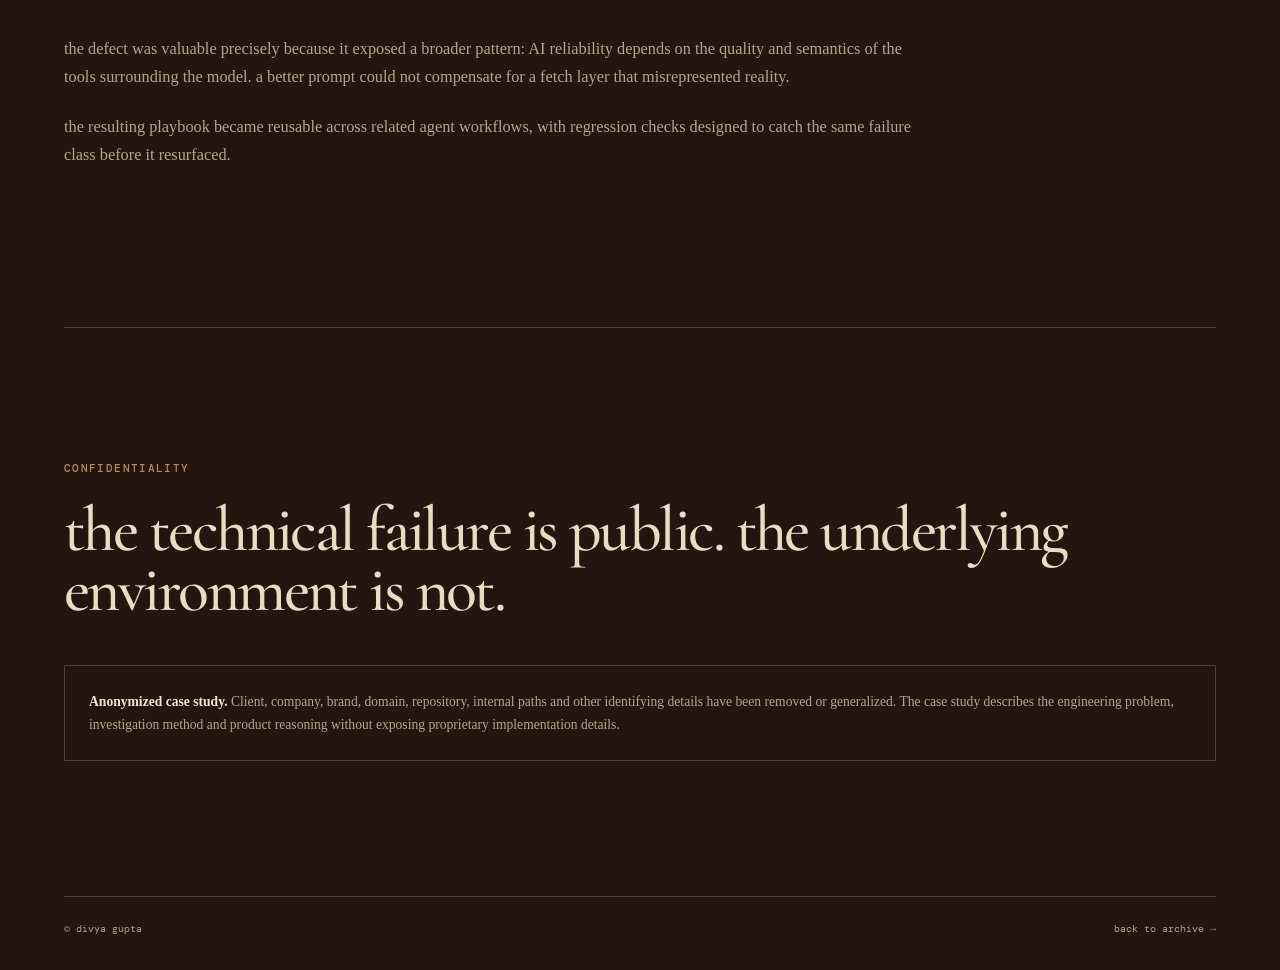
<file: projects/webfetch-defect.html>
<!doctype html><html lang="en"><head><meta charset="utf-8"><meta name="viewport" content="width=device-width,initial-scale=1"><meta name="description" content="An anonymized case study in diagnosing systemic web-fetching failures across AI agents."><title>Web Data Defect Analysis — Divya Gupta</title><link rel="stylesheet" href="../css/style.css"></head><body><div class="grain"></div><header class="site-header"><a class="wordmark" href="../index.html">divya<span>.</span></a><nav><a href="../index.html#work">work</a><a href="../index.html#about">about</a><a href="../index.html#contact">contact</a></nav></header><main><section class="section hero"><p class="eyebrow">CASE STUDY / AI SYSTEMS · DATA QUALITY</p><h1>when the agent cannot trust what it fetched.</h1><p class="hero-copy">An anonymized investigation into a systemic web-fetching defect affecting multiple AI agents, and the product decisions required to stop a tooling failure from becoming a merchant-facing finding.</p><div class="case-meta"><span class="tag">web research</span><span class="tag">agent evaluation</span><span class="tag">Python</span><span class="tag">reliability</span></div></section><section class="section split-section section-rule"><div><p class="eyebrow">THE PROBLEM</p><h2>a broken fetch can look like a broken website.</h2></div><div class="body-copy"><p>multiple agents depended on shared web-fetching behaviour. when pages returned incomplete content, redirects, challenge pages or unexpected responses, downstream agents could interpret the absence of evidence as evidence of absence.</p><p>that created a product risk: a merchant could receive a confident recommendation to fix something that was actually a failure in the agent's own inspection layer.</p></div></section><section class="section section-rule"><div class="section-heading"><p class="eyebrow">INVESTIGATION</p><h2>trace the finding back to the first unreliable assumption.</h2></div><div class="principles"><div class="principle"><span class="num">01</span><h3>reproduce the defect</h3><p>compare the agent's conclusion with direct browser and source behaviour instead of accepting the generated explanation.</p></div><div class="principle"><span class="num">02</span><h3>separate failure classes</h3><p>distinguish genuine missing content from inaccessible pages, redirects, challenge responses and parser failures.</p></div><div class="principle"><span class="num">03</span><h3>look for shared causes</h3><p>when the same symptom appeared across agents, investigate the common fetch layer rather than patching each agent independently.</p></div><div class="principle"><span class="num">04</span><h3>validate the fix twice</h3><p>the corrected behaviour was checked across multiple agent workflows and a second anonymized site context to expose hardcoded assumptions.</p></div></div></section><section class="section section-rule"><div class="section-heading"><p class="eyebrow">WHAT I CHANGED</p><h2>from a vague fetch check to reproducible crawl validation.</h2></div><div class="body-copy" style="max-width:850px"><p>i helped move the workflow toward sitemap-driven crawl validation with explicit response checks, retries and page-level evidence. the validation logic accounted for false signals such as shared navigation, empty shells and challenge responses instead of treating a single failed fetch as a content defect.</p><p>the important product decision was to make <strong>inconclusive</strong> a valid outcome. if the system could not establish the evidence required for a claim, the finding should be withheld or escalated rather than filled with a plausible guess.</p></div></section><section class="section section-rule"><div class="section-heading"><p class="eyebrow">WHY IT MATTERS</p><h2>the reliability problem was systemic.</h2></div><div class="body-copy" style="max-width:850px"><p>the defect was valuable precisely because it exposed a broader pattern: AI reliability depends on the quality and semantics of the tools surrounding the model. a better prompt could not compensate for a fetch layer that misrepresented reality.</p><p>the resulting playbook became reusable across related agent workflows, with regression checks designed to catch the same failure class before it resurfaced.</p></div></section><section class="section contact section-rule"><p class="eyebrow">CONFIDENTIALITY</p><h2>the technical failure is public. the underlying environment is not.</h2><div class="confidential"><strong>Anonymized case study.</strong> Client, company, brand, domain, repository, internal paths and other identifying details have been removed or generalized. The case study describes the engineering problem, investigation method and product reasoning without exposing proprietary implementation details.</div></section></main><footer class="site-footer"><span>© divya gupta</span><a href="../index.html">back to archive →</a></footer></body></html>
</file>
<file: css/style.css>
@import url('https://fonts.googleapis.com/css2?family=Cormorant+Garamond:wght@400;500;600;700&family=DM+Mono:wght@400;500&display=swap');
:root{--bg:#24150f;--bg2:#2d1b13;--ink:#eadcc3;--muted:#b7a58a;--line:#5a3e2d;--panel:#321e15;--cream:#f1e6d0;--accent:#b78b5f;--accent2:#c5a9e8;--max:1180px}*{box-sizing:border-box}html{scroll-behavior:smooth}body{margin:0;background:var(--bg);color:var(--ink);font-family:Georgia,'Times New Roman',serif;line-height:1.7}body:before{content:'';position:fixed;inset:0;pointer-events:none;background:radial-gradient(circle at 78% 12%,rgba(183,139,95,.12),transparent 28%),radial-gradient(circle at 18% 70%,rgba(197,169,232,.08),transparent 30%);z-index:-2}.grain{position:fixed;inset:0;pointer-events:none;opacity:.05;background-image:url("data:image/svg+xml,%3Csvg viewBox='0 0 180 180' xmlns='http://www.w3.org/2000/svg'%3E%3Cfilter id='n'%3E%3CfeTurbulence type='fractalNoise' baseFrequency='.75' numOctaves='4' stitchTiles='stitch'/%3E%3C/filter%3E%3Crect width='100%25' height='100%25' filter='url(%23n)' opacity='.7'/%3E%3C/svg%3E");z-index:20}.site-header{position:sticky;top:0;z-index:15;display:flex;justify-content:space-between;align-items:center;padding:18px 5vw;background:rgba(36,21,15,.88);backdrop-filter:blur(12px);border-bottom:1px solid rgba(234,220,195,.09)}a{color:inherit;text-decoration:none}.wordmark{font:500 1rem 'DM Mono',monospace;letter-spacing:-.08em}.wordmark span{color:var(--accent)}nav{display:flex;gap:25px;font:400 .68rem 'DM Mono',monospace;letter-spacing:.06em}nav a{opacity:.78;transition:.2s}nav a:hover{opacity:1;color:var(--accent)}.section{width:min(var(--max),90vw);margin:auto;padding:135px 0}.hero{min-height:92vh;display:flex;justify-content:center;align-items:flex-start;position:relative}.eyebrow{margin:0 0 24px;font:500 .66rem/1.2 'DM Mono',monospace;letter-spacing:.13em;color:var(--accent)}h1,h2,h3,blockquote{font-family:'Cormorant Garamond',Georgia,serif}h1{max-width:980px;margin:0;font-size:clamp(4rem,8vw,8rem);font-weight:500;line-height:.86;letter-spacing:-.045em}h1 em{color:var(--accent2);font-style:italic}.hero-copy{max-width:680px;margin:38px 0 0;color:var(--muted);font-size:1.03rem}.hero-copy>p{margin:0}.hero-meta{display:grid;grid-template-columns:repeat(2,minmax(0,1fr));gap:20px;margin-top:28px;padding-top:20px;border-top:1px solid var(--line)}.hero-meta>div{display:flex;flex-direction:column;gap:4px}.hero-meta span{font:500 .6rem/1.2 'DM Mono',monospace;letter-spacing:.08em;color:var(--accent)}.hero-meta strong{font:500 1.25rem/1.1 'Cormorant Garamond',Georgia,serif;color:var(--cream)}.hero-meta small{font:400 .62rem/1.5 'DM Mono',monospace;color:var(--muted)}.hero-actions{display:flex;gap:12px;margin-top:34px}.button{padding:12px 19px;border:1px solid var(--line);font:500 .68rem 'DM Mono',monospace;letter-spacing:.05em;transition:.25s}.button.primary{border-color:var(--accent);background:var(--cream);color:#2b1a12}.button.secondary{background:transparent;color:var(--cream)}.button:hover{transform:translateY(-3px);background:var(--accent);color:#21130d;border-color:var(--accent)}.scroll-note{position:absolute;bottom:18px;left:0;font:400 .6rem 'DM Mono',monospace;color:var(--muted)}.manifesto{border-top:1px solid var(--line);border-bottom:1px solid var(--line)}blockquote{margin:0;max-width:1000px;font-size:clamp(2.2rem,5vw,5rem);line-height:1.02;letter-spacing:-.035em;color:var(--cream)}blockquote strong{color:var(--accent2);font-weight:600}.section-heading{display:grid;grid-template-columns:1fr 2fr;gap:30px;margin-bottom:52px}h2{margin:0;font-size:clamp(2.8rem,5vw,5.4rem);line-height:.94;font-weight:500;letter-spacing:-.04em}.case-meta{display:flex;flex-wrap:wrap;gap:10px;margin-top:30px}.tag{border:1px solid var(--line);padding:7px 11px;font:500 .6rem 'DM Mono',monospace;color:var(--muted)}.value-callout{border-top:1px solid var(--line);border-bottom:1px solid var(--line);padding:58px 0;margin-top:20px;display:grid;grid-template-columns:1fr 2fr;gap:35px;align-items:end}.value-callout .big-number{font:500 clamp(5rem,11vw,10rem)/.8 'Cormorant Garamond',serif;color:var(--accent2);letter-spacing:-.06em}.value-callout h2{font-size:clamp(2.5rem,5vw,4.7rem)}.value-callout p{color:var(--muted);max-width:650px;margin:18px 0 0}.principles{display:grid;grid-template-columns:repeat(2,1fr);gap:1px;background:var(--line);border:1px solid var(--line);margin-top:45px}.principle{background:var(--bg);padding:30px;min-height:230px}.principle .num{font:500 .62rem 'DM Mono',monospace;color:var(--accent)}.principle h3{font-size:2.2rem;margin:50px 0 10px;line-height:1}.principle p{margin:0;color:var(--muted)}.confidential{border:1px solid var(--line);padding:24px;margin-top:45px;color:var(--muted);font-size:.85rem}.confidential strong{color:var(--cream)}.flow-note{font:.62rem/1.5 'DM Mono',monospace;color:var(--muted);margin:18px 0 0}.section-lead{max-width:820px;margin:-25px 0 48px;color:var(--muted);font-size:1.02rem}.builds-section{border-top:1px solid var(--line)}.project-grid{display:grid;grid-template-columns:repeat(2,1fr);border-top:1px solid var(--line);border-left:1px solid var(--line)}.project-card{min-height:390px;padding:32px;border-right:1px solid var(--line);border-bottom:1px solid var(--line);display:flex;flex-direction:column;background:rgba(50,30,21,.45);transition:.3s}.project-card:hover{background:rgba(90,62,45,.42);transform:translateY(-4px)}.project-card.featured{background:linear-gradient(135deg,rgba(183,139,95,.12),rgba(50,30,21,.5))}.project-number{font:500 .6rem 'DM Mono',monospace;color:var(--accent);letter-spacing:.08em}.project-card h3{margin:auto 0 12px;font-size:2.1rem;line-height:1;letter-spacing:-.025em}.project-card p{margin:0 0 30px;color:var(--muted);max-width:500px}.card-link{font:500 .63rem 'DM Mono',monospace;color:var(--accent2)}.card-links{display:flex;flex-wrap:wrap;gap:10px 18px;margin-top:auto}.card-links a{font:500 .63rem 'DM Mono',monospace;color:var(--accent2);border-bottom:1px solid var(--line);padding-bottom:3px}.card-links a:hover{color:var(--cream);border-color:var(--accent)}.card-toggle{display:flex;flex:1;flex-direction:column;text-align:left;color:inherit;background:none;border:0;font:inherit;padding:0;cursor:pointer}.card-detail{max-height:0;overflow:hidden;transition:max-height .45s ease,margin-top .3s ease;border-top:0 solid var(--line)}.project-card.expanded .card-detail{max-height:260px;margin-top:20px;padding-top:18px;border-top-width:1px}.card-detail p{margin:0 0 10px;color:var(--muted);font-size:.9rem}.card-detail a{font:500 .65rem 'DM Mono',monospace;color:var(--accent2)}.timeline-section{border-top:1px solid var(--line)}.timeline{border-top:1px solid var(--line)}.timeline article{display:grid;grid-template-columns:180px 1fr;gap:45px;padding:32px 0;border-bottom:1px solid var(--line)}.timeline time{font:500 .62rem 'DM Mono',monospace;color:var(--accent)}.timeline h3{margin:0 0 8px;font-size:2rem;line-height:1}.timeline p{margin:0;color:var(--muted);max-width:720px}.thinking-section{border-top:1px solid var(--line)}.thought-grid{display:grid;grid-template-columns:repeat(2,1fr);gap:1px;background:var(--line);border:1px solid var(--line)}.thought-grid>div{padding:30px;background:var(--bg);min-height:260px}.thought-grid span{font:500 .62rem 'DM Mono',monospace;color:var(--accent)}.thought-grid h3{font-size:2.4rem;margin:55px 0 8px}.thought-grid p{color:var(--muted);margin:0}.about-section{border-top:1px solid var(--line);display:grid;grid-template-columns:1fr 1.3fr;gap:10vw}.body-copy{color:var(--muted);font-size:1.02rem}.body-copy p{margin:0 0 23px}.credentials{display:grid;grid-template-columns:repeat(4,1fr);border-top:1px solid var(--line);gap:1px;background:var(--line);padding:0}.credential{padding:25px;background:var(--bg);display:flex;flex-direction:column;gap:6px}.credential span{font:500 .62rem 'DM Mono',monospace;color:var(--accent)}.credential strong{font:500 1.5rem 'Cormorant Garamond',serif}.credential small{color:var(--muted)}.contact{border-top:1px solid var(--line)}.contact>p:not(.eyebrow){color:var(--muted)}.contact-links{display:flex;flex-wrap:wrap;gap:12px 25px;margin-top:35px;font:500 .64rem 'DM Mono',monospace}.contact-links a{border-bottom:1px solid var(--line);padding-bottom:4px}.contact-links a:hover{color:var(--cream);border-color:var(--accent)}.systems-section{border-top:1px solid var(--line)}.system-map{display:flex;align-items:center;gap:10px;overflow-x:auto;padding:8px 0 28px}.system-node{min-width:170px;padding:20px;border:1px solid var(--line);background:var(--panel);cursor:pointer;transition:.25s}.system-node:hover,.system-node.active{border-color:var(--accent);transform:translateY(-4px);background:#382219}.system-node span{display:block;font:500 .6rem 'DM Mono',monospace;color:var(--accent);margin-bottom:15px}.system-node strong,.system-node small{display:block}.system-node strong{font-family:'Cormorant Garamond',serif;font-size:1.5rem}.system-node small{font:400 .62rem 'DM Mono',monospace;color:var(--muted);margin-top:5px}.system-arrow{color:var(--accent2);font:1.5rem 'DM Mono',monospace}.system-inspector{margin-top:25px;padding:35px;background:rgba(50,30,21,.55);border:1px solid var(--line);min-height:230px}.system-inspector h3{font-size:2.6rem;margin:0 0 8px}.system-inspector p:not(.eyebrow){color:var(--muted);max-width:800px}.inspector-question,.tradeoff{display:inline-block;margin-top:14px;padding:9px 12px;border:1px solid var(--line);font:400 .65rem 'DM Mono',monospace;color:var(--accent2)}.decision-section{border-top:1px solid var(--line)}.lab-intro{color:var(--muted);margin-top:-20px}.decision-actions{display:flex;flex-wrap:wrap;gap:10px;margin:35px 0}.decision-action,.authority-scale button,.archive-tab{padding:13px 16px;background:transparent;border:1px solid var(--line);color:var(--cream);font:500 .65rem 'DM Mono',monospace;cursor:pointer;transition:.2s}.decision-action:hover,.decision-action.active,.authority-scale button:hover,.authority-scale button.selected,.archive-tab:hover,.archive-tab.active{border-color:var(--accent);background:rgba(183,139,95,.12);color:var(--accent)}.authority-scale{display:flex;gap:10px;margin-bottom:25px}.decision-output{padding:35px;border:1px solid var(--line);background:var(--panel)}.decision-output h3{font-size:2.6rem;margin:0 0 8px}.decision-output p:not(.eyebrow){color:var(--muted);max-width:800px}.archive-tabs{display:flex;flex-wrap:wrap;gap:8px;margin-bottom:20px}.archive-note{border:1px solid var(--line);background:rgba(50,30,21,.55);padding:42px;min-height:280px}.archive-note h3{font-size:3rem;margin:0 0 10px}.archive-note>p:not(.eyebrow){color:var(--muted);max-width:760px}.archive-note span{display:block;margin-top:25px;color:var(--accent2);font-style:italic;font-size:1.1rem}.site-footer{width:90vw;max-width:var(--max);margin:auto;padding:25px 0 35px;border-top:1px solid var(--line);display:flex;justify-content:space-between;gap:20px;font:.6rem 'DM Mono',monospace;color:var(--muted)}
@media(max-width:900px){nav{gap:12px}nav a:nth-child(2),nav a:nth-child(3){display:none}.system-map{flex-wrap:wrap}.system-arrow{display:none}}
@media(max-width:760px){.hero-meta{grid-template-columns:1fr}.site-header{padding:16px 5vw}.section{padding:90px 0}.hero{min-height:88vh}h1{font-size:clamp(3.5rem,16vw,6rem)}.section-heading,.about-section{grid-template-columns:1fr;gap:25px}.project-grid,.thought-grid{grid-template-columns:1fr}.project-card{min-height:330px}.timeline article{grid-template-columns:1fr;gap:10px}.credentials{grid-template-columns:repeat(2,1fr)}.site-footer{flex-direction:column}.system-map{display:grid;grid-template-columns:1fr}.system-node{min-width:0}.authority-scale{flex-direction:column}.archive-note{padding:28px}}
@media(max-width:900px){.value-callout{grid-template-columns:1fr;gap:25px}.principles{grid-template-columns:1fr}}@media(max-width:600px){.value-callout .big-number{font-size:6rem}}
</file>
